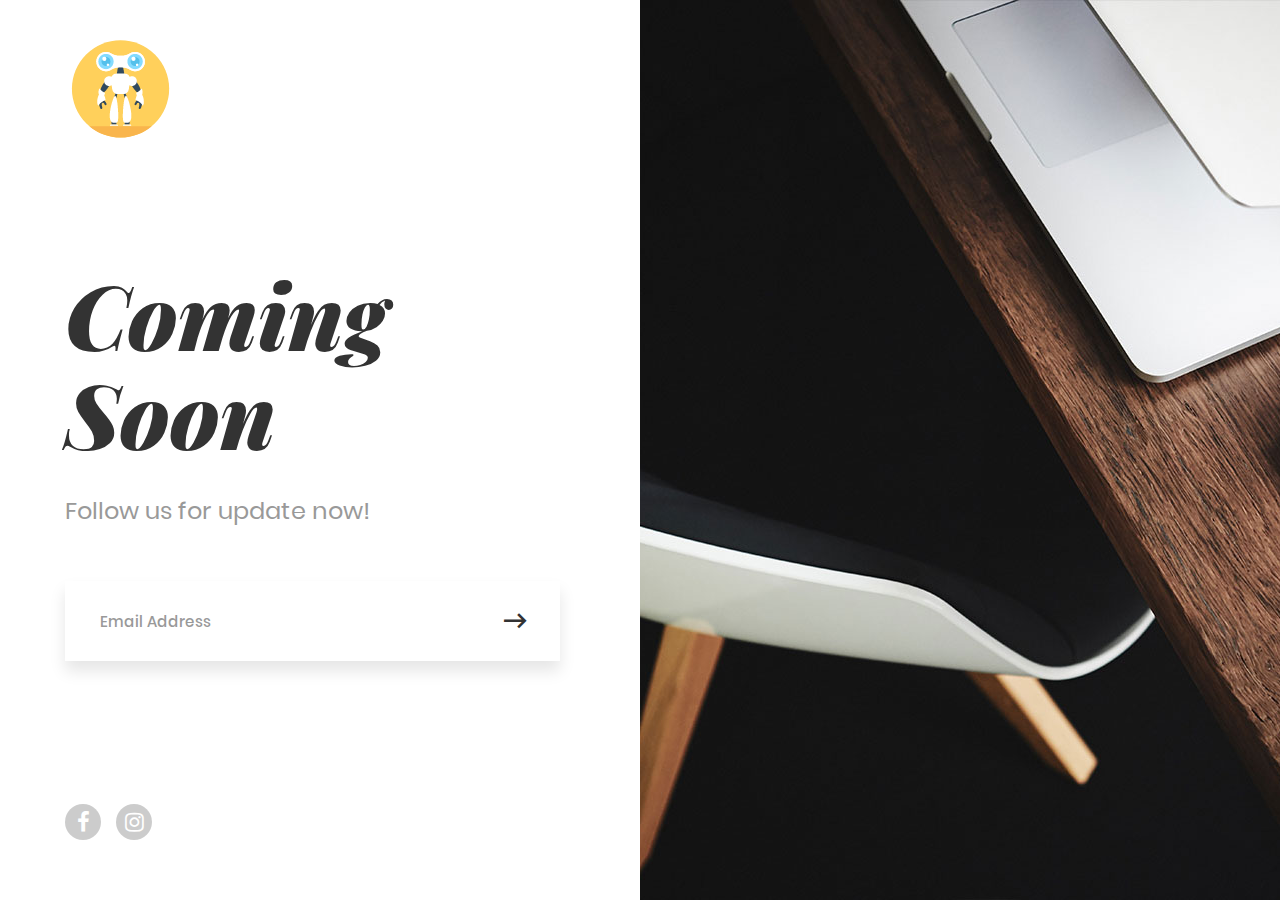
<file: index.html>
<!DOCTYPE html>
<html lang="en">
<head>
	<title>Coming Soon</title>
	<meta charset="UTF-8">
	<meta name="viewport" content="width=device-width, initial-scale=1">
<!--===============================================================================================-->	
	<link rel="icon" type="image/png" href="images/icons/logo1.png"/>
<!--===============================================================================================-->
	<link rel="stylesheet" type="text/css" href="vendor/bootstrap/css/bootstrap.min.css">
<!--===============================================================================================-->
	<link rel="stylesheet" type="text/css" href="fonts/font-awesome-4.7.0/css/font-awesome.min.css">
<!--===============================================================================================-->
	<link rel="stylesheet" type="text/css" href="fonts/iconic/css/material-design-iconic-font.min.css">
<!--===============================================================================================-->
	<link rel="stylesheet" type="text/css" href="vendor/animate/animate.css">
<!--===============================================================================================-->
	<link rel="stylesheet" type="text/css" href="vendor/select2/select2.min.css">
<!--===============================================================================================-->
	<link rel="stylesheet" type="text/css" href="css/util.css">
	<link rel="stylesheet" type="text/css" href="css/main.css">
<!--===============================================================================================-->
</head>
<body>
	
			

	<div class="flex-w flex-str size1 overlay1">
		<div class="flex-w flex-col-sb wsize1 bg0 p-l-65 p-t-37 p-b-50 p-r-80 respon1">
			<div class="wrappic1">
				<a href="#">
					<img src="images/icons/logo1.png" alt="IMG">
				</a>
			</div>		
	
			<div class="w-full flex-c-m p-t-80 p-b-90">
				<div class="wsize2">
					<h3 class="l1-txt1 p-b-34 respon3">
						Coming Soon
					</h3>

					<p class="m2-txt1 p-b-46">
						Follow us for update now!
					</p>

					<form class="contact100-form validate-form m-t-10 m-b-10">
						<div class="wrap-input100 validate-input m-lr-auto-lg" data-validate = "Email is required: ex@abc.xyz">
							<input class="s2-txt1 placeholder0 input100 trans-04" type="text" name="email" placeholder="Email Address">

							<button class="flex-c-m ab-t-r size2 hov1">
								<i class="zmdi zmdi-long-arrow-right fs-30 cl1 trans-04"></i>
							</button>
						</div>		
					</form>
				</div>
			</div>
			
			<div class="flex-w">
				<a href="https://www.facebook.com/crazyphonelb" class="size3 flex-c-m how-social trans-04 m-r-15 m-b-10">
					<i class="fa fa-facebook"></i>
				</a>

				<a href="https://www.instagram.com/crazyphone_lb/" class="size3 flex-c-m how-social trans-04 m-r-15 m-b-10">
					<i class="fa fa-instagram"></i>
				</a>

				
			</div>
		</div>
			

		<div class="wsize1 simpleslide100-parent respon2">
			<!--  -->
			<div class="simpleslide100">
				<div class="simpleslide100-item bg-img1" style="background-image: url('images/bg01.jpg');"></div>
				<div class="simpleslide100-item bg-img1" style="background-image: url('images/apple1.jpg');"></div>
				<div class="simpleslide100-item bg-img1" style="background-image: url('images/iphone11.jpg');"></div>
				<div class="simpleslide100-item bg-img1" style="background-image: url('images/iphone12.jpg');"></div>
				
			</div>
		</div>
	</div>



	

<!--===============================================================================================-->	
	<script src="vendor/jquery/jquery-3.2.1.min.js"></script>
<!--===============================================================================================-->
	<script src="vendor/bootstrap/js/popper.js"></script>
	<script src="vendor/bootstrap/js/bootstrap.min.js"></script>
<!--===============================================================================================-->
	<script src="vendor/select2/select2.min.js"></script>
<!--===============================================================================================-->
	<script src="vendor/tilt/tilt.jquery.min.js"></script>
<!--===============================================================================================-->
	<script src="js/main.js"></script>

</body>
</html>
</file>
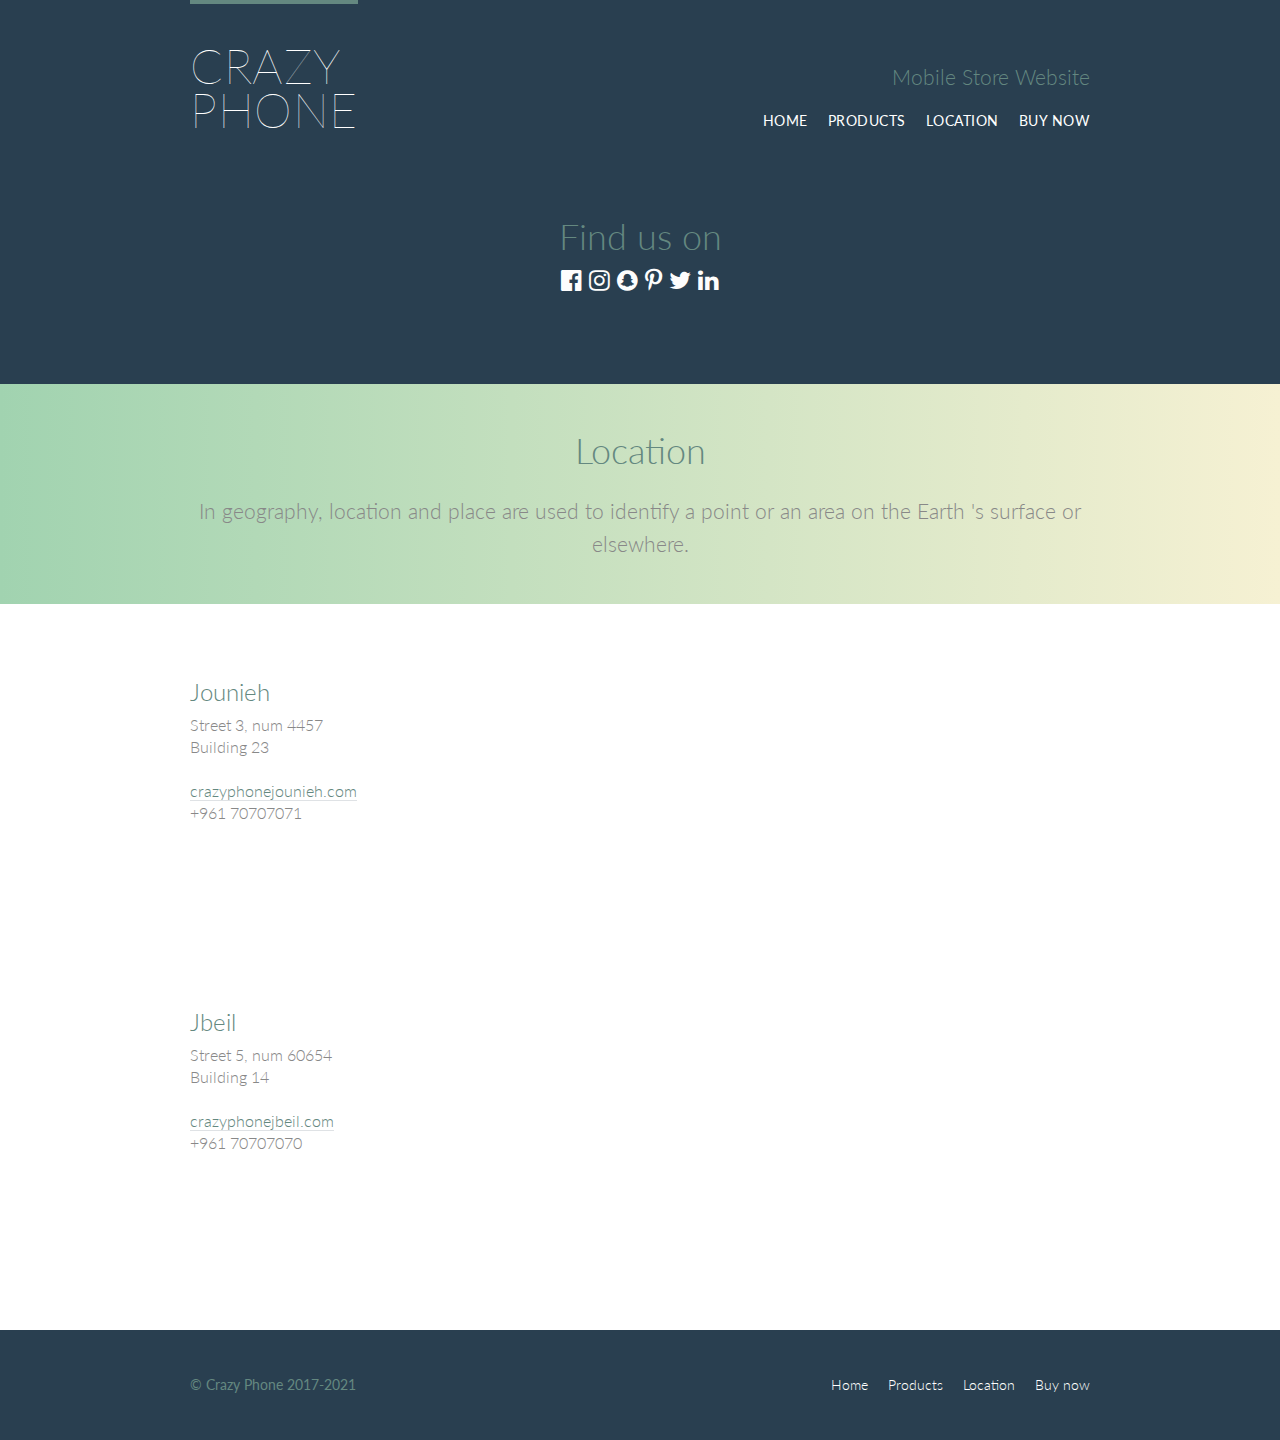
<file: location.html>
<!DOCTYPE html>
<html lang="en">

  <head>
    <meta charset="utf-8">
    <title>Crazy Phone</title>
    <meta name="viewport" content="width=device-width, initial-scale=1.0">
    
    <link rel="stylesheet" href="https://www.w3schools.com/w3css/4/w3.css">
    <link rel="stylesheet" href="https://cdnjs.cloudflare.com/ajax/libs/font-awesome/4.7.0/css/font-awesome.min.css">
    
    <link rel="stylesheet" href="main.css">
    <link rel="stylesheet" href="http://fonts.googleapis.com/css?family=Lato:100,300,400">
  
  </head>

  <body>

    <!-- Header -->

    <header class="primary-header container group">

      <h1 class="logo">
        <a href="index.html">Crazy <br> Phone</a>
      </h1>

      <h3 class="tagline">Mobile Store Website</h3>
      <nav class="nav primary-nav">
        <ul>
          <li><a href="index.html">Home</a></li><!--
          --><li><a href="products.html">Products</a></li><!--
          --><li><a href="location.html">Location</a></li><!--
          --><li><a href="buy.html" target="_blank">Buy now</a></li>
        </ul>
      </nav>

    </header>

    <!-- social media bar-->

    <section  class="hero container">
      <div class="w3-xlarge w3-padding-16">
      <h2>Find us on<br></h2>
      <a href="https://www.facebook.com/crazyphonelb/photos/a.101016911734483/102897518213089/?type=3" target="_blank"><i class="fa fa-facebook-official w3-hover-opacity"></i></a>
      <a href="https://www.instagram.com/p/CGDR6qTjFt-/?igshid=m7uvnj7g7ecu" target="_blank"><i class="fa fa-instagram w3-hover-opacity"></i></a>
      <a href="https://www.snapchat.com/" target="_blank"><i class="fa fa-snapchat w3-hover-opacity"></i></a>
      <a href="https://www.pinterest.com" target="_blank"><i class="fa fa-pinterest-p w3-hover-opacity"></i></a>
      <a href="https://www.twitter.com" target="_blank"><i class="fa fa-twitter w3-hover-opacity"></i></a>
      <a href="https://www.linkedin.com" target="_blank"><i class="fa fa-linkedin w3-hover-opacity"></i></a>
    </div>
  </section>

    <!---->

    <section class="row-alt">
      <div class="lead container">

        <h1>Location</h1>

        <p>In geography, location and place are used to identify a point or an area on the Earth 's surface or elsewhere.</p>

      </div>
    </section>

    <!--  -->

    <section class="row">
      <div class="grid">

        <!-- jounieh -->

        <section class="location1">

          <div class="col-1-3">
            <h2>Jounieh</h2>
            <p>Street 3, num 4457 <br> Building 23</p>
            <p><a href="http://www.crazyphone.com/">crazyphonejounieh.com</a> <br> +961 70707071</p>
          </div><!--

          --><iframe class="location-map col-2-3" src="https://www.google.com/maps/embed?pb=!1m18!1m12!1m3!1d26466.57435328132!2d35.616939496775935!3d33.98426735994936!2m3!1f0!2f0!3f0!3m2!1i1024!2i768!4f13.1!3m3!1m2!1s0x151f40c4257f7eb9%3A0x622d4edf2e7a984!2sJounieh!5e0!3m2!1sen!2slb!4v1612636150644!5m2!1sen!2slb"></iframe>

        </section>

        <!-- jbeil -->

        <section class="location">

          <div class="col-1-3">
            <h2>Jbeil</h2>
            <p>Street 5, num 60654 <br>Building 14</p>
            <p><a href="http://crazyphone.com/">crazyphonejbeil.com</a> <br> +961 70707070</p>
          </div><!--

          --><iframe class="location-map col-2-3" src="https://www.google.com/maps/embed?pb=!1m18!1m12!1m3!1d4948.087362502107!2d35.6528265477424!3d34.12266051575849!2m3!1f0!2f0!3f0!3m2!1i1024!2i768!4f13.1!3m3!1m2!1s0x151f5ca814ab769b%3A0xbe47735b265d616e!2sByblos!5e0!3m2!1sen!2slb!4v1612636726080!5m2!1sen!2slb"></iframe>

        </section>

      </div>
    </section>

    <!-- Footer -->

    <footer class="primary-footer container group">

      <small>&copy; Crazy Phone 2017-2021</small>

      <nav class="nav">
        <ul>
          <li><a href="index.html">Home</a></li><!--
          --><li><a href="products.html">Products</a></li><!--
          --><li><a href="location.html">Location</a></li><!--
          --><li><a href="buy.html" target="_blank">Buy now</a></li>
        </ul>
      </nav>

    </footer>

  </body>
</html>
</file>
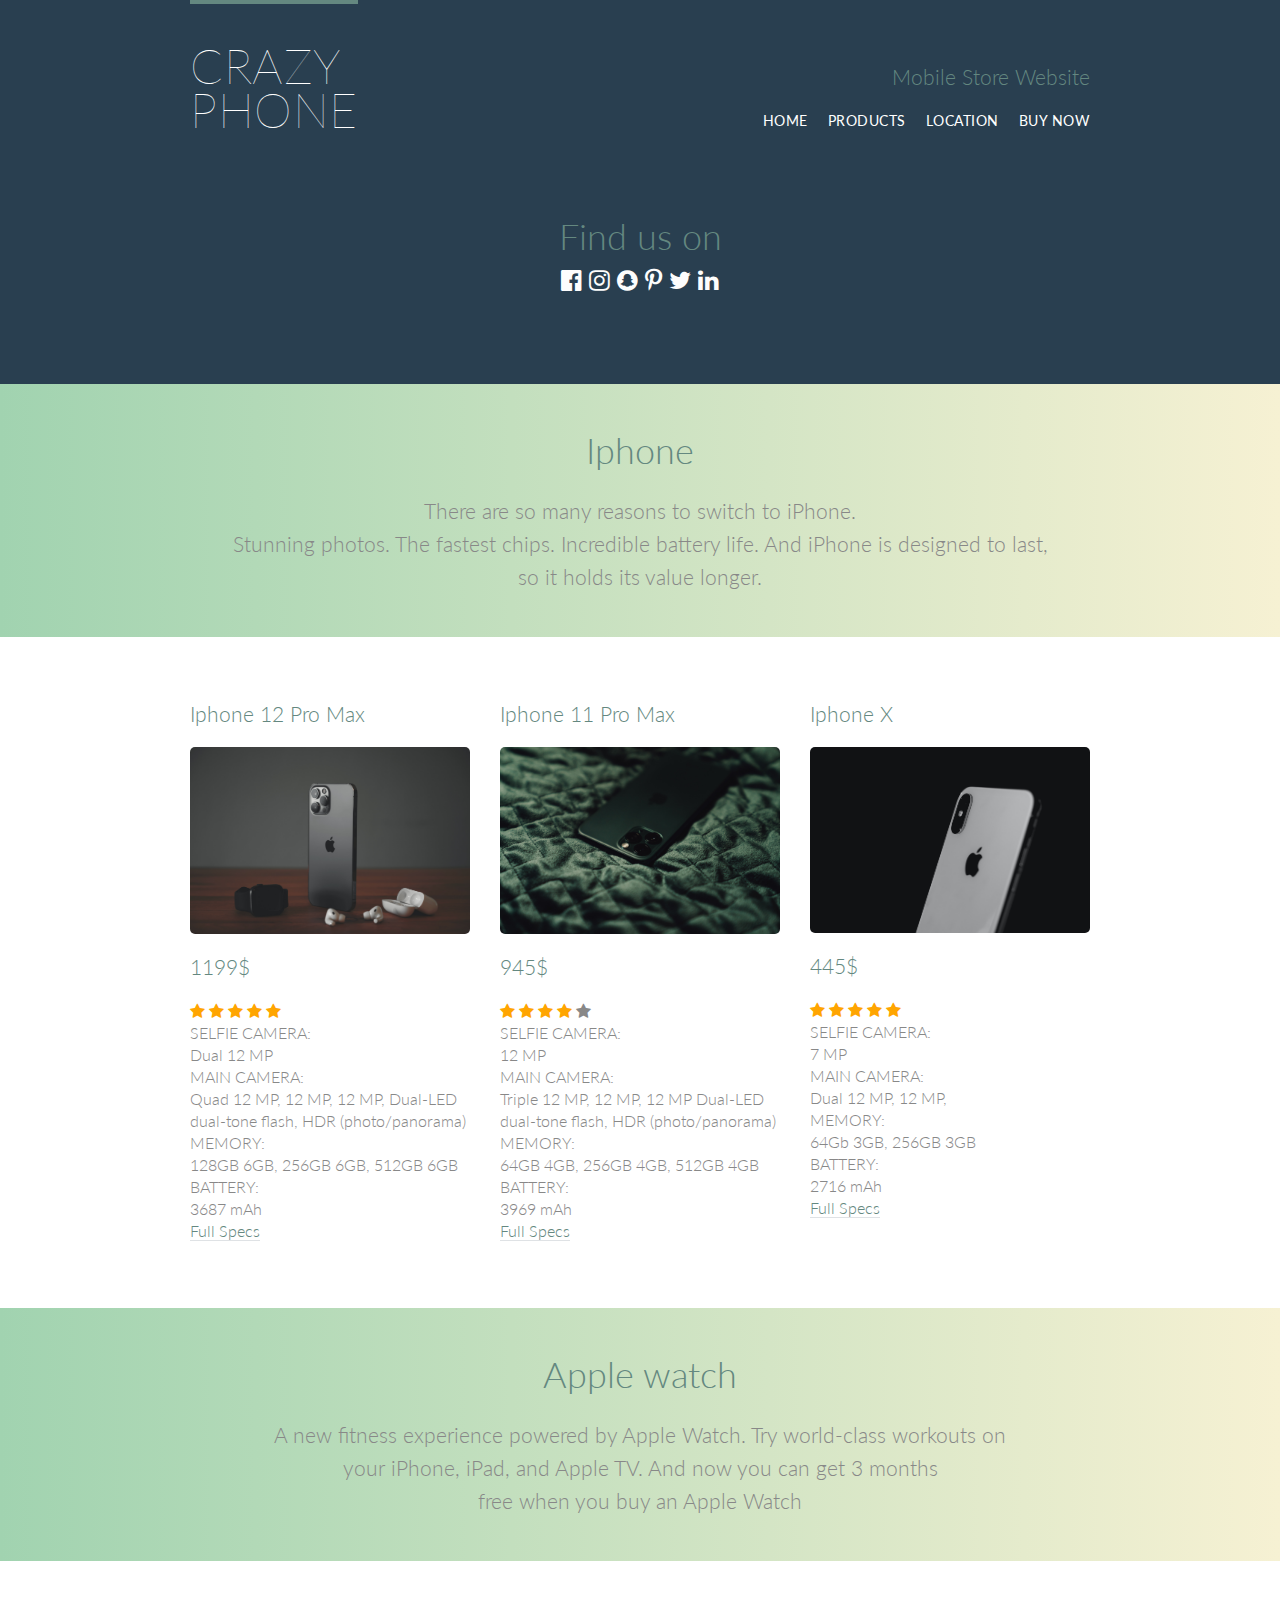
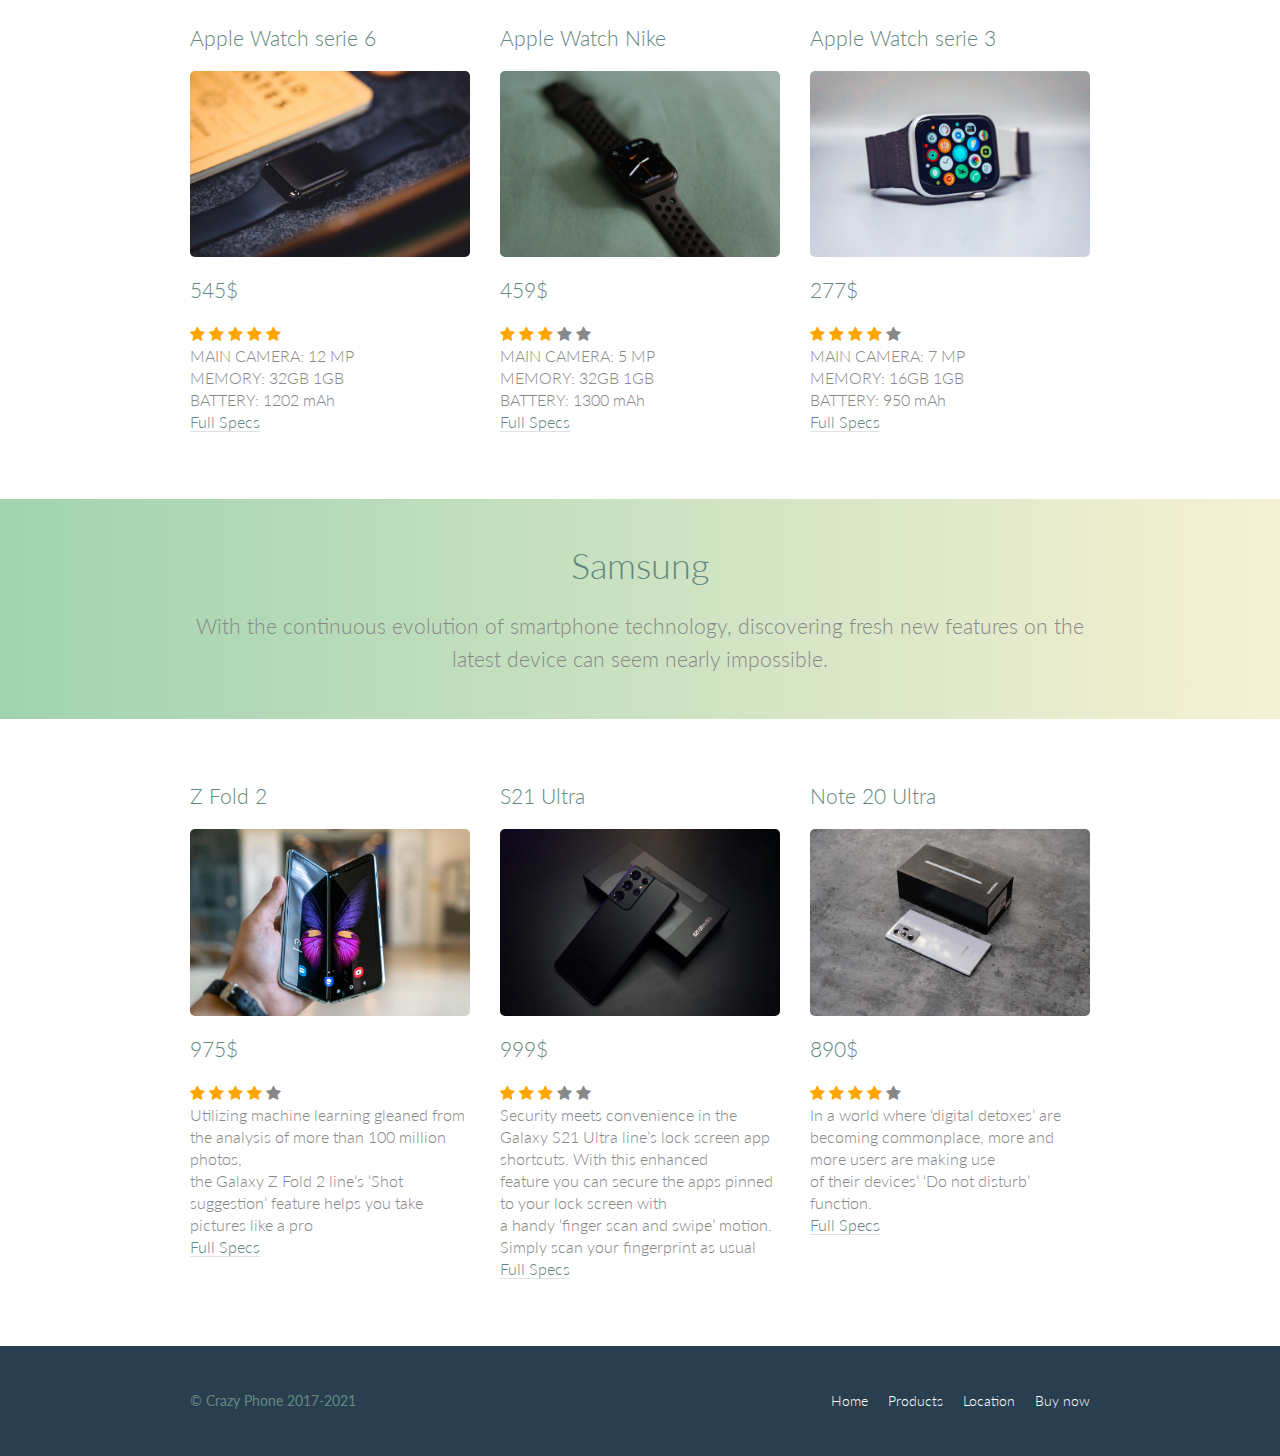
<file: products.html>
<!DOCTYPE html>
<html lang="en">

  <head>
    <meta charset="utf-8">
    <title>Crazy Phone</title>
    
    <meta name="viewport" content="width=device-width, initial-scale=1.0">

    <link rel="stylesheet" href="https://www.w3schools.com/w3css/4/w3.css">
    <link rel="stylesheet" href="https://cdnjs.cloudflare.com/ajax/libs/font-awesome/4.7.0/css/font-awesome.min.css">
    
    <link rel="stylesheet" href="main.css">
    <link rel="stylesheet" href="http://fonts.googleapis.com/css?family=Lato:100,300,400">
  </head>

  <body>

    <!-- Header -->

    <header class="primary-header container group">

      <h1 class="logo">
        <a href="index.html">Crazy <br> Phone</a>
      </h1>

      <h3 class="tagline">Mobile Store Website</h3>

      <nav class="nav primary-nav">
        <ul>
          <li><a href="index.html">Home</a></li><!--
          --><li><a href="products.html">Products</a></li><!--
          --><li><a href="location.html">Location</a></li><!--
          --><li><a href="buy.html"target="_blank">Buy now</a></li>
        </ul>
      </nav>

    </header>

    <!-- social media bar-->

    <section  class="hero container">
      <div class="w3-xlarge w3-padding-16">
      <h2>Find us on<br></h2>
      <a href="https://www.facebook.com/crazyphonelb/photos/a.101016911734483/102897518213089/?type=3" target="_blank"><i class="fa fa-facebook-official w3-hover-opacity"></i></a>
      <a href="https://www.instagram.com/p/CGDR6qTjFt-/?igshid=m7uvnj7g7ecu" target="_blank"><i class="fa fa-instagram w3-hover-opacity"></i></a>
      <a href="https://www.snapchat.com/" target="_blank"><i class="fa fa-snapchat w3-hover-opacity"></i></a>
      <a href="https://www.pinterest.com" target="_blank"><i class="fa fa-pinterest-p w3-hover-opacity"></i></a>
      <a href="https://www.twitter.com" target="_blank"><i class="fa fa-twitter w3-hover-opacity"></i></a>
      <a href="https://www.linkedin.com" target="_blank"><i class="fa fa-linkedin w3-hover-opacity"></i></a>
    </div>
  </section>

  <!--  -->

    <section class="row-alt">
      <div class="lead container">

        <h1 id="iphone">Iphone</h1>

        <p>There are so many reasons to switch to iPhone.<br>
          Stunning photos. The fastest chips. Incredible battery life. And iPhone is designed to last,<br>
          so it holds its value longer.</p>

      </div>
    </section>
      <!--  -->

      <section class="row">
      

        <div class="grid">
  
          <!--  -->
  
          <section class="phone1 col-1-3">
           <h3>Iphone 12 Pro Max</h3>
            <a href="buy.html"target="_blank" >
              <img src="images\apple4.jpg" alt="iphone 12 pro max">
              <h3>1199$</h3>
            </a>
            <span class="fa fa-star checked"></span>
            <span class="fa fa-star checked"></span>
            <span class="fa fa-star checked"></span>
            <span class="fa fa-star checked"></span>
            <span class="fa fa-star checked"></span>
            <p>SELFIE CAMERA:<br>
              Dual	12 MP<br>

              MAIN CAMERA:<br>
              Quad	12 MP,
              12 MP,
              12 MP,
              Dual-LED dual-tone flash, HDR (photo/panorama)<br>

              MEMORY:<br>
              128GB 6GB, 256GB 6GB, 512GB 6GB

              BATTERY:<br>
              3687 mAh<br>
              <a href="https://m.gsmarena.com/apple_iphone_12_pro_max-10237.php#
              :~:text=Display%20%20%20%20Type%20%20%20,%20Dolby%20Vision%20Wide%
              20color%20gamut%20True-tone" target="_blank">Full Specs</a>
              
              
              </p>
          </section><!--
  
          
  
          --><section class="phone1 col-1-3">
            <h3>Iphone 11 Pro Max </h3>
            <a href="buy.html" target="_blank">
              <img src="images\iphone11.jpg" alt="">
              <h3>945$</h3>
            </a>
            <span class="fa fa-star checked"></span>
            <span class="fa fa-star checked"></span>
            <span class="fa fa-star checked"></span>
            <span class="fa fa-star checked"></span>
            <span class="fa fa-star "></span>
            <p>SELFIE CAMERA:<br>
              	12 MP<br>

              MAIN CAMERA:<br>
              Triple	12 MP,
              12 MP, 12 MP
              Dual-LED dual-tone flash, HDR (photo/panorama)<br>

              MEMORY:<br>
              64GB 4GB, 256GB 4GB, 512GB 4GB<br>

              BATTERY:<br>
              3969 mAh<br>
              <a href="https://www.gsmarena.com/apple_iphone_11_pro_max-9846.php#
              :~:text=A2220%20%20%20Display%20%20%20Type%20,%20Dolby%20Vision%20Wi
              de%20color%20gamut%20True-tone" target="_blank">Full Specs</a>
              
              </p>
          </section><!--
  
          
          --><section class="phone1 col-1-3">
            <h3>Iphone X</h3>
            <a href="buy.html" target="_blank">
              <img src="images\iphonex.jpg" alt="">
              <h3>445$</h3>
            </a>
            <span class="fa fa-star checked"></span>
            <span class="fa fa-star checked"></span>
            <span class="fa fa-star checked"></span>
            <span class="fa fa-star checked"></span>
            <span class="fa fa-star checked"></span>
            <p>SELFIE CAMERA:<br>
              	7 MP<br>

              MAIN CAMERA:<br>
              Dual	12 MP,
              12 MP,
              
              <br>

              MEMORY:<br>
              64Gb 3GB, 256GB 3GB<br>

              BATTERY:<br>
              2716 mAh<br>
              <a href="https://www.gsmarena.com/apple_iphone_x_max-9846.php#
              :~:text=A2220%20%20%20Display%20%20%20Type%20,%20Dolby%20Vision%20Wi
              de%20color%20gamut%20True-tone" target="_blank">Full Specs</a>
             </p>
          </section>
  
        </div>
      </section>

       <!--  -->

    <section class="row-alt">
      <div class="lead container">

        <h1 id="watch">Apple watch</h1>

        <p>A new fitness experience powered by Apple Watch. Try world-class workouts on <br>your iPhone, iPad, and Apple TV. And now you can get 3 months <br>free when you buy an Apple Watch</p>

      </div>
    </section>
      <!--  -->

      <section class="row">
      

        <div class="grid">
  
          <!--  -->
  
          <section class="phone1 col-1-3">
            <h3>Apple Watch serie 6</h3>
            <a href="buy.html" target="_blank">
              <img src="images\watch3.jpg" alt="">
              <h3>545$</h3>
            </a>
            <span class="fa fa-star checked"></span>
            <span class="fa fa-star checked"></span>
            <span class="fa fa-star checked"></span>
            <span class="fa fa-star checked"></span>
            <span class="fa fa-star checked"></span>
          
            <p>

            MAIN CAMERA:	12 MP
            
            <br>

            MEMORY: 32GB 1GB<br>

            BATTERY: 1202 mAh<br>
            <a href="#" target="_blank">Full Specs</a>
           </p>
          </section><!--
  
          
  
          --><section class="phone1 col-1-3">
            <h3>Apple Watch Nike</h3>
            <a href="buy.html" target="_blank">
              <img src="images\watch5.jpg" alt="">
              <h3>459$</h3>
            </a>
            <span class="fa fa-star checked"></span>
            <span class="fa fa-star checked"></span>
            <span class="fa fa-star checked"></span>
            <span class="fa fa-star "></span>
            <span class="fa fa-star "></span>
            <p>

              MAIN CAMERA:	5 MP
              
              <br>
  
              MEMORY: 32GB 1GB<br>
  
              BATTERY: 1300 mAh<br>
              <a href="#" target="_blank">Full Specs</a></p>
          </section><!--
  
          
  
          --><section class="phone1 col-1-3">
            <h3>Apple Watch serie 3</h3>
            <a href="buy.html" target="_blank">
              <img src="images\watch9.jpg" alt="">
              <h3>277$</h3>
            </a>
            <span class="fa fa-star checked"></span>
            <span class="fa fa-star checked"></span>
            <span class="fa fa-star checked"></span>
            <span class="fa fa-star checked"></span>
            <span class="fa fa-star"></span>
            <p>

              MAIN CAMERA:	7 MP
              
              <br>
  
              MEMORY: 16GB 1GB<br>
  
              BATTERY: 950 mAh<br>
              <a href="#" target="_blank">Full Specs</a></p>
          </section>
  
        </div>
      </section>

       <!--  -->

    <section class="row-alt">
      <div class="lead container">

        <h1 id="samsung">Samsung</h1>

        <p>With the continuous evolution of smartphone technology,
           discovering fresh new features on the latest device can seem nearly impossible.</p>

      </div>
    </section>
      <!--  -->

      <section class="row">
      

        <div class="grid">
  
          <!--  -->
  
          <section class="phone1 col-1-3">
            <h3>Z Fold 2</h3>
            <a href="buy.html">
              <img src="images\zfold.jpg" alt="">
              <h3>975$</h3>
            </a> 
            <span class="fa fa-star checked"></span>
            <span class="fa fa-star checked"></span>
            <span class="fa fa-star checked"></span>
            <span class="fa fa-star checked"></span>
            <span class="fa fa-star "></span>
            <p>Utilizing machine learning gleaned from the analysis of more than 100 million photos,<br>
              the Galaxy Z Fold 2 line’s ‘Shot suggestion’ feature helps you take pictures like a pro<br>
              <a href="#" target="_blank">Full Specs</a></p>
          </section><!--
  
          
  
          --><section class="phone1 col-1-3">
            <h3>S21 Ultra</h3>
            <a href="buy.html">
              <img src="images\s21ultra.jpg" alt="">
              <h3>999$</h3>
            </a>
            <span class="fa fa-star checked"></span>
            <span class="fa fa-star checked"></span>
            <span class="fa fa-star checked"></span>
            <span class="fa fa-star"></span>
            <span class="fa fa-star "></span>
            <p>Security meets convenience in the Galaxy S21 Ultra line’s lock screen app shortcuts. With this enhanced<br>
              feature you can secure the apps pinned to your lock screen with<br>
              a handy ‘finger scan and swipe’ motion. Simply scan your fingerprint as usual<br>
              <a href="#" target="_blank">Full Specs</a></p>
              
          </section><!--
  
          
  
          --><section class="phone1 col-1-3">
            <h3>Note 20 Ultra</h3>
            <a href="buy.html">
              <img src="images\note20.jpg" alt="">
              <h3>890$</h3>
            </a>
            <span class="fa fa-star checked"></span>
            <span class="fa fa-star checked"></span>
            <span class="fa fa-star checked"></span>
            <span class="fa fa-star checked"></span>
            <span class="fa fa-star "></span>
            <p>In a world where ‘digital detoxes’ are becoming commonplace, more and more users are making use<br>
              of their devices’ ‘Do not disturb’ function.<br>
              <a href="#" target="_blank">Full Specs</a></p>
            
          </section>
  
        </div>
      </section>



    <!-- Footer -->

    <footer class="primary-footer container group">

      <small>&copy; Crazy Phone 2017-2021</small>

      <nav class="nav">
        
          <ul>
            <li><a href="index.html">Home</a></li><!--
            --><li><a href="products.html">Products</a></li><!--
            --><li><a href="location.html">Location</a></li><!--
            --><li><a href="buy.html" target="_blank">Buy now</a></li>
          </ul>
        </nav>
  
    </footer>

  </body>
</html>
</file>
<file: css/util.css>
/*//////////////////////////////////////////////////////////////////
[ REBOOT ]*/
*, *:before, *:after {
	margin: 0px; 
	padding: 0px; 
	-webkit-box-sizing: border-box;
	-moz-box-sizing: border-box;
	box-sizing: border-box;
}

body, html {
	font-family: Arial, sans-serif;
	font-size: 15px;
	color: #666666;

	height: 100%;
	background-color: #fff;
	-webkit-box-sizing: border-box;
	-moz-box-sizing: border-box;
	box-sizing: border-box;
}

/*---------------------------------------------*/
a:focus {outline: none;}
a:hover {text-decoration: none;}

/* ------------------------------------ */
h1,h2,h3,h4,h5,h6,p {margin: 0px;}

ul, li {
	margin: 0px;
	list-style-type: none;
}


/* ------------------------------------ */
input, textarea, label {
	display: block;
	outline: none;
	border: none;
}

/* ------------------------------------ */
button {
	outline: none;
	border: none;
	background: transparent;
	cursor: pointer;
}
button:focus {outline: none;}

iframe {border: none;}


/*//////////////////////////////////////////////////////////////////
[ FONT SIZE ]*/
.fs-1 {font-size: 1px;}
.fs-2 {font-size: 2px;}
.fs-3 {font-size: 3px;}
.fs-4 {font-size: 4px;}
.fs-5 {font-size: 5px;}
.fs-6 {font-size: 6px;}
.fs-7 {font-size: 7px;}
.fs-8 {font-size: 8px;}
.fs-9 {font-size: 9px;}
.fs-10 {font-size: 10px;}
.fs-11 {font-size: 11px;}
.fs-12 {font-size: 12px;}
.fs-13 {font-size: 13px;}
.fs-14 {font-size: 14px;}
.fs-15 {font-size: 15px;}
.fs-16 {font-size: 16px;}
.fs-17 {font-size: 17px;}
.fs-18 {font-size: 18px;}
.fs-19 {font-size: 19px;}
.fs-20 {font-size: 20px;}
.fs-21 {font-size: 21px;}
.fs-22 {font-size: 22px;}
.fs-23 {font-size: 23px;}
.fs-24 {font-size: 24px;}
.fs-25 {font-size: 25px;}
.fs-26 {font-size: 26px;}
.fs-27 {font-size: 27px;}
.fs-28 {font-size: 28px;}
.fs-29 {font-size: 29px;}
.fs-30 {font-size: 30px;}
.fs-31 {font-size: 31px;}
.fs-32 {font-size: 32px;}
.fs-33 {font-size: 33px;}
.fs-34 {font-size: 34px;}
.fs-35 {font-size: 35px;}
.fs-36 {font-size: 36px;}
.fs-37 {font-size: 37px;}
.fs-38 {font-size: 38px;}
.fs-39 {font-size: 39px;}
.fs-40 {font-size: 40px;}
.fs-41 {font-size: 41px;}
.fs-42 {font-size: 42px;}
.fs-43 {font-size: 43px;}
.fs-44 {font-size: 44px;}
.fs-45 {font-size: 45px;}
.fs-46 {font-size: 46px;}
.fs-47 {font-size: 47px;}
.fs-48 {font-size: 48px;}
.fs-49 {font-size: 49px;}
.fs-50 {font-size: 50px;}
.fs-51 {font-size: 51px;}
.fs-52 {font-size: 52px;}
.fs-53 {font-size: 53px;}
.fs-54 {font-size: 54px;}
.fs-55 {font-size: 55px;}
.fs-56 {font-size: 56px;}
.fs-57 {font-size: 57px;}
.fs-58 {font-size: 58px;}
.fs-59 {font-size: 59px;}
.fs-60 {font-size: 60px;}
.fs-61 {font-size: 61px;}
.fs-62 {font-size: 62px;}
.fs-63 {font-size: 63px;}
.fs-64 {font-size: 64px;}
.fs-65 {font-size: 65px;}
.fs-66 {font-size: 66px;}
.fs-67 {font-size: 67px;}
.fs-68 {font-size: 68px;}
.fs-69 {font-size: 69px;}
.fs-70 {font-size: 70px;}
.fs-71 {font-size: 71px;}
.fs-72 {font-size: 72px;}
.fs-73 {font-size: 73px;}
.fs-74 {font-size: 74px;}
.fs-75 {font-size: 75px;}
.fs-76 {font-size: 76px;}
.fs-77 {font-size: 77px;}
.fs-78 {font-size: 78px;}
.fs-79 {font-size: 79px;}
.fs-80 {font-size: 80px;}
.fs-81 {font-size: 81px;}
.fs-82 {font-size: 82px;}
.fs-83 {font-size: 83px;}
.fs-84 {font-size: 84px;}
.fs-85 {font-size: 85px;}
.fs-86 {font-size: 86px;}
.fs-87 {font-size: 87px;}
.fs-88 {font-size: 88px;}
.fs-89 {font-size: 89px;}
.fs-90 {font-size: 90px;}
.fs-91 {font-size: 91px;}
.fs-92 {font-size: 92px;}
.fs-93 {font-size: 93px;}
.fs-94 {font-size: 94px;}
.fs-95 {font-size: 95px;}
.fs-96 {font-size: 96px;}
.fs-97 {font-size: 97px;}
.fs-98 {font-size: 98px;}
.fs-99 {font-size: 99px;}
.fs-100 {font-size: 100px;}
.fs-101 {font-size: 101px;}
.fs-102 {font-size: 102px;}
.fs-103 {font-size: 103px;}
.fs-104 {font-size: 104px;}
.fs-105 {font-size: 105px;}
.fs-106 {font-size: 106px;}
.fs-107 {font-size: 107px;}
.fs-108 {font-size: 108px;}
.fs-109 {font-size: 109px;}
.fs-110 {font-size: 110px;}
.fs-111 {font-size: 111px;}
.fs-112 {font-size: 112px;}
.fs-113 {font-size: 113px;}
.fs-114 {font-size: 114px;}
.fs-115 {font-size: 115px;}
.fs-116 {font-size: 116px;}
.fs-117 {font-size: 117px;}
.fs-118 {font-size: 118px;}
.fs-119 {font-size: 119px;}
.fs-120 {font-size: 120px;}
.fs-121 {font-size: 121px;}
.fs-122 {font-size: 122px;}
.fs-123 {font-size: 123px;}
.fs-124 {font-size: 124px;}
.fs-125 {font-size: 125px;}
.fs-126 {font-size: 126px;}
.fs-127 {font-size: 127px;}
.fs-128 {font-size: 128px;}
.fs-129 {font-size: 129px;}
.fs-130 {font-size: 130px;}
.fs-131 {font-size: 131px;}
.fs-132 {font-size: 132px;}
.fs-133 {font-size: 133px;}
.fs-134 {font-size: 134px;}
.fs-135 {font-size: 135px;}
.fs-136 {font-size: 136px;}
.fs-137 {font-size: 137px;}
.fs-138 {font-size: 138px;}
.fs-139 {font-size: 139px;}
.fs-140 {font-size: 140px;}
.fs-141 {font-size: 141px;}
.fs-142 {font-size: 142px;}
.fs-143 {font-size: 143px;}
.fs-144 {font-size: 144px;}
.fs-145 {font-size: 145px;}
.fs-146 {font-size: 146px;}
.fs-147 {font-size: 147px;}
.fs-148 {font-size: 148px;}
.fs-149 {font-size: 149px;}
.fs-150 {font-size: 150px;}
.fs-151 {font-size: 151px;}
.fs-152 {font-size: 152px;}
.fs-153 {font-size: 153px;}
.fs-154 {font-size: 154px;}
.fs-155 {font-size: 155px;}
.fs-156 {font-size: 156px;}
.fs-157 {font-size: 157px;}
.fs-158 {font-size: 158px;}
.fs-159 {font-size: 159px;}
.fs-160 {font-size: 160px;}
.fs-161 {font-size: 161px;}
.fs-162 {font-size: 162px;}
.fs-163 {font-size: 163px;}
.fs-164 {font-size: 164px;}
.fs-165 {font-size: 165px;}
.fs-166 {font-size: 166px;}
.fs-167 {font-size: 167px;}
.fs-168 {font-size: 168px;}
.fs-169 {font-size: 169px;}
.fs-170 {font-size: 170px;}
.fs-171 {font-size: 171px;}
.fs-172 {font-size: 172px;}
.fs-173 {font-size: 173px;}
.fs-174 {font-size: 174px;}
.fs-175 {font-size: 175px;}
.fs-176 {font-size: 176px;}
.fs-177 {font-size: 177px;}
.fs-178 {font-size: 178px;}
.fs-179 {font-size: 179px;}
.fs-180 {font-size: 180px;}
.fs-181 {font-size: 181px;}
.fs-182 {font-size: 182px;}
.fs-183 {font-size: 183px;}
.fs-184 {font-size: 184px;}
.fs-185 {font-size: 185px;}
.fs-186 {font-size: 186px;}
.fs-187 {font-size: 187px;}
.fs-188 {font-size: 188px;}
.fs-189 {font-size: 189px;}
.fs-190 {font-size: 190px;}
.fs-191 {font-size: 191px;}
.fs-192 {font-size: 192px;}
.fs-193 {font-size: 193px;}
.fs-194 {font-size: 194px;}
.fs-195 {font-size: 195px;}
.fs-196 {font-size: 196px;}
.fs-197 {font-size: 197px;}
.fs-198 {font-size: 198px;}
.fs-199 {font-size: 199px;}
.fs-200 {font-size: 200px;}

/*//////////////////////////////////////////////////////////////////
[ PADDING ]*/
.p-t-0 {padding-top: 0px;}
.p-t-1 {padding-top: 1px;}
.p-t-2 {padding-top: 2px;}
.p-t-3 {padding-top: 3px;}
.p-t-4 {padding-top: 4px;}
.p-t-5 {padding-top: 5px;}
.p-t-6 {padding-top: 6px;}
.p-t-7 {padding-top: 7px;}
.p-t-8 {padding-top: 8px;}
.p-t-9 {padding-top: 9px;}
.p-t-10 {padding-top: 10px;}
.p-t-11 {padding-top: 11px;}
.p-t-12 {padding-top: 12px;}
.p-t-13 {padding-top: 13px;}
.p-t-14 {padding-top: 14px;}
.p-t-15 {padding-top: 15px;}
.p-t-16 {padding-top: 16px;}
.p-t-17 {padding-top: 17px;}
.p-t-18 {padding-top: 18px;}
.p-t-19 {padding-top: 19px;}
.p-t-20 {padding-top: 20px;}
.p-t-21 {padding-top: 21px;}
.p-t-22 {padding-top: 22px;}
.p-t-23 {padding-top: 23px;}
.p-t-24 {padding-top: 24px;}
.p-t-25 {padding-top: 25px;}
.p-t-26 {padding-top: 26px;}
.p-t-27 {padding-top: 27px;}
.p-t-28 {padding-top: 28px;}
.p-t-29 {padding-top: 29px;}
.p-t-30 {padding-top: 30px;}
.p-t-31 {padding-top: 31px;}
.p-t-32 {padding-top: 32px;}
.p-t-33 {padding-top: 33px;}
.p-t-34 {padding-top: 34px;}
.p-t-35 {padding-top: 35px;}
.p-t-36 {padding-top: 36px;}
.p-t-37 {padding-top: 37px;}
.p-t-38 {padding-top: 38px;}
.p-t-39 {padding-top: 39px;}
.p-t-40 {padding-top: 40px;}
.p-t-41 {padding-top: 41px;}
.p-t-42 {padding-top: 42px;}
.p-t-43 {padding-top: 43px;}
.p-t-44 {padding-top: 44px;}
.p-t-45 {padding-top: 45px;}
.p-t-46 {padding-top: 46px;}
.p-t-47 {padding-top: 47px;}
.p-t-48 {padding-top: 48px;}
.p-t-49 {padding-top: 49px;}
.p-t-50 {padding-top: 50px;}
.p-t-51 {padding-top: 51px;}
.p-t-52 {padding-top: 52px;}
.p-t-53 {padding-top: 53px;}
.p-t-54 {padding-top: 54px;}
.p-t-55 {padding-top: 55px;}
.p-t-56 {padding-top: 56px;}
.p-t-57 {padding-top: 57px;}
.p-t-58 {padding-top: 58px;}
.p-t-59 {padding-top: 59px;}
.p-t-60 {padding-top: 60px;}
.p-t-61 {padding-top: 61px;}
.p-t-62 {padding-top: 62px;}
.p-t-63 {padding-top: 63px;}
.p-t-64 {padding-top: 64px;}
.p-t-65 {padding-top: 65px;}
.p-t-66 {padding-top: 66px;}
.p-t-67 {padding-top: 67px;}
.p-t-68 {padding-top: 68px;}
.p-t-69 {padding-top: 69px;}
.p-t-70 {padding-top: 70px;}
.p-t-71 {padding-top: 71px;}
.p-t-72 {padding-top: 72px;}
.p-t-73 {padding-top: 73px;}
.p-t-74 {padding-top: 74px;}
.p-t-75 {padding-top: 75px;}
.p-t-76 {padding-top: 76px;}
.p-t-77 {padding-top: 77px;}
.p-t-78 {padding-top: 78px;}
.p-t-79 {padding-top: 79px;}
.p-t-80 {padding-top: 80px;}
.p-t-81 {padding-top: 81px;}
.p-t-82 {padding-top: 82px;}
.p-t-83 {padding-top: 83px;}
.p-t-84 {padding-top: 84px;}
.p-t-85 {padding-top: 85px;}
.p-t-86 {padding-top: 86px;}
.p-t-87 {padding-top: 87px;}
.p-t-88 {padding-top: 88px;}
.p-t-89 {padding-top: 89px;}
.p-t-90 {padding-top: 90px;}
.p-t-91 {padding-top: 91px;}
.p-t-92 {padding-top: 92px;}
.p-t-93 {padding-top: 93px;}
.p-t-94 {padding-top: 94px;}
.p-t-95 {padding-top: 95px;}
.p-t-96 {padding-top: 96px;}
.p-t-97 {padding-top: 97px;}
.p-t-98 {padding-top: 98px;}
.p-t-99 {padding-top: 99px;}
.p-t-100 {padding-top: 100px;}
.p-t-101 {padding-top: 101px;}
.p-t-102 {padding-top: 102px;}
.p-t-103 {padding-top: 103px;}
.p-t-104 {padding-top: 104px;}
.p-t-105 {padding-top: 105px;}
.p-t-106 {padding-top: 106px;}
.p-t-107 {padding-top: 107px;}
.p-t-108 {padding-top: 108px;}
.p-t-109 {padding-top: 109px;}
.p-t-110 {padding-top: 110px;}
.p-t-111 {padding-top: 111px;}
.p-t-112 {padding-top: 112px;}
.p-t-113 {padding-top: 113px;}
.p-t-114 {padding-top: 114px;}
.p-t-115 {padding-top: 115px;}
.p-t-116 {padding-top: 116px;}
.p-t-117 {padding-top: 117px;}
.p-t-118 {padding-top: 118px;}
.p-t-119 {padding-top: 119px;}
.p-t-120 {padding-top: 120px;}
.p-t-121 {padding-top: 121px;}
.p-t-122 {padding-top: 122px;}
.p-t-123 {padding-top: 123px;}
.p-t-124 {padding-top: 124px;}
.p-t-125 {padding-top: 125px;}
.p-t-126 {padding-top: 126px;}
.p-t-127 {padding-top: 127px;}
.p-t-128 {padding-top: 128px;}
.p-t-129 {padding-top: 129px;}
.p-t-130 {padding-top: 130px;}
.p-t-131 {padding-top: 131px;}
.p-t-132 {padding-top: 132px;}
.p-t-133 {padding-top: 133px;}
.p-t-134 {padding-top: 134px;}
.p-t-135 {padding-top: 135px;}
.p-t-136 {padding-top: 136px;}
.p-t-137 {padding-top: 137px;}
.p-t-138 {padding-top: 138px;}
.p-t-139 {padding-top: 139px;}
.p-t-140 {padding-top: 140px;}
.p-t-141 {padding-top: 141px;}
.p-t-142 {padding-top: 142px;}
.p-t-143 {padding-top: 143px;}
.p-t-144 {padding-top: 144px;}
.p-t-145 {padding-top: 145px;}
.p-t-146 {padding-top: 146px;}
.p-t-147 {padding-top: 147px;}
.p-t-148 {padding-top: 148px;}
.p-t-149 {padding-top: 149px;}
.p-t-150 {padding-top: 150px;}
.p-t-151 {padding-top: 151px;}
.p-t-152 {padding-top: 152px;}
.p-t-153 {padding-top: 153px;}
.p-t-154 {padding-top: 154px;}
.p-t-155 {padding-top: 155px;}
.p-t-156 {padding-top: 156px;}
.p-t-157 {padding-top: 157px;}
.p-t-158 {padding-top: 158px;}
.p-t-159 {padding-top: 159px;}
.p-t-160 {padding-top: 160px;}
.p-t-161 {padding-top: 161px;}
.p-t-162 {padding-top: 162px;}
.p-t-163 {padding-top: 163px;}
.p-t-164 {padding-top: 164px;}
.p-t-165 {padding-top: 165px;}
.p-t-166 {padding-top: 166px;}
.p-t-167 {padding-top: 167px;}
.p-t-168 {padding-top: 168px;}
.p-t-169 {padding-top: 169px;}
.p-t-170 {padding-top: 170px;}
.p-t-171 {padding-top: 171px;}
.p-t-172 {padding-top: 172px;}
.p-t-173 {padding-top: 173px;}
.p-t-174 {padding-top: 174px;}
.p-t-175 {padding-top: 175px;}
.p-t-176 {padding-top: 176px;}
.p-t-177 {padding-top: 177px;}
.p-t-178 {padding-top: 178px;}
.p-t-179 {padding-top: 179px;}
.p-t-180 {padding-top: 180px;}
.p-t-181 {padding-top: 181px;}
.p-t-182 {padding-top: 182px;}
.p-t-183 {padding-top: 183px;}
.p-t-184 {padding-top: 184px;}
.p-t-185 {padding-top: 185px;}
.p-t-186 {padding-top: 186px;}
.p-t-187 {padding-top: 187px;}
.p-t-188 {padding-top: 188px;}
.p-t-189 {padding-top: 189px;}
.p-t-190 {padding-top: 190px;}
.p-t-191 {padding-top: 191px;}
.p-t-192 {padding-top: 192px;}
.p-t-193 {padding-top: 193px;}
.p-t-194 {padding-top: 194px;}
.p-t-195 {padding-top: 195px;}
.p-t-196 {padding-top: 196px;}
.p-t-197 {padding-top: 197px;}
.p-t-198 {padding-top: 198px;}
.p-t-199 {padding-top: 199px;}
.p-t-200 {padding-top: 200px;}
.p-t-201 {padding-top: 201px;}
.p-t-202 {padding-top: 202px;}
.p-t-203 {padding-top: 203px;}
.p-t-204 {padding-top: 204px;}
.p-t-205 {padding-top: 205px;}
.p-t-206 {padding-top: 206px;}
.p-t-207 {padding-top: 207px;}
.p-t-208 {padding-top: 208px;}
.p-t-209 {padding-top: 209px;}
.p-t-210 {padding-top: 210px;}
.p-t-211 {padding-top: 211px;}
.p-t-212 {padding-top: 212px;}
.p-t-213 {padding-top: 213px;}
.p-t-214 {padding-top: 214px;}
.p-t-215 {padding-top: 215px;}
.p-t-216 {padding-top: 216px;}
.p-t-217 {padding-top: 217px;}
.p-t-218 {padding-top: 218px;}
.p-t-219 {padding-top: 219px;}
.p-t-220 {padding-top: 220px;}
.p-t-221 {padding-top: 221px;}
.p-t-222 {padding-top: 222px;}
.p-t-223 {padding-top: 223px;}
.p-t-224 {padding-top: 224px;}
.p-t-225 {padding-top: 225px;}
.p-t-226 {padding-top: 226px;}
.p-t-227 {padding-top: 227px;}
.p-t-228 {padding-top: 228px;}
.p-t-229 {padding-top: 229px;}
.p-t-230 {padding-top: 230px;}
.p-t-231 {padding-top: 231px;}
.p-t-232 {padding-top: 232px;}
.p-t-233 {padding-top: 233px;}
.p-t-234 {padding-top: 234px;}
.p-t-235 {padding-top: 235px;}
.p-t-236 {padding-top: 236px;}
.p-t-237 {padding-top: 237px;}
.p-t-238 {padding-top: 238px;}
.p-t-239 {padding-top: 239px;}
.p-t-240 {padding-top: 240px;}
.p-t-241 {padding-top: 241px;}
.p-t-242 {padding-top: 242px;}
.p-t-243 {padding-top: 243px;}
.p-t-244 {padding-top: 244px;}
.p-t-245 {padding-top: 245px;}
.p-t-246 {padding-top: 246px;}
.p-t-247 {padding-top: 247px;}
.p-t-248 {padding-top: 248px;}
.p-t-249 {padding-top: 249px;}
.p-t-250 {padding-top: 250px;}
.p-b-0 {padding-bottom: 0px;}
.p-b-1 {padding-bottom: 1px;}
.p-b-2 {padding-bottom: 2px;}
.p-b-3 {padding-bottom: 3px;}
.p-b-4 {padding-bottom: 4px;}
.p-b-5 {padding-bottom: 5px;}
.p-b-6 {padding-bottom: 6px;}
.p-b-7 {padding-bottom: 7px;}
.p-b-8 {padding-bottom: 8px;}
.p-b-9 {padding-bottom: 9px;}
.p-b-10 {padding-bottom: 10px;}
.p-b-11 {padding-bottom: 11px;}
.p-b-12 {padding-bottom: 12px;}
.p-b-13 {padding-bottom: 13px;}
.p-b-14 {padding-bottom: 14px;}
.p-b-15 {padding-bottom: 15px;}
.p-b-16 {padding-bottom: 16px;}
.p-b-17 {padding-bottom: 17px;}
.p-b-18 {padding-bottom: 18px;}
.p-b-19 {padding-bottom: 19px;}
.p-b-20 {padding-bottom: 20px;}
.p-b-21 {padding-bottom: 21px;}
.p-b-22 {padding-bottom: 22px;}
.p-b-23 {padding-bottom: 23px;}
.p-b-24 {padding-bottom: 24px;}
.p-b-25 {padding-bottom: 25px;}
.p-b-26 {padding-bottom: 26px;}
.p-b-27 {padding-bottom: 27px;}
.p-b-28 {padding-bottom: 28px;}
.p-b-29 {padding-bottom: 29px;}
.p-b-30 {padding-bottom: 30px;}
.p-b-31 {padding-bottom: 31px;}
.p-b-32 {padding-bottom: 32px;}
.p-b-33 {padding-bottom: 33px;}
.p-b-34 {padding-bottom: 34px;}
.p-b-35 {padding-bottom: 35px;}
.p-b-36 {padding-bottom: 36px;}
.p-b-37 {padding-bottom: 37px;}
.p-b-38 {padding-bottom: 38px;}
.p-b-39 {padding-bottom: 39px;}
.p-b-40 {padding-bottom: 40px;}
.p-b-41 {padding-bottom: 41px;}
.p-b-42 {padding-bottom: 42px;}
.p-b-43 {padding-bottom: 43px;}
.p-b-44 {padding-bottom: 44px;}
.p-b-45 {padding-bottom: 45px;}
.p-b-46 {padding-bottom: 46px;}
.p-b-47 {padding-bottom: 47px;}
.p-b-48 {padding-bottom: 48px;}
.p-b-49 {padding-bottom: 49px;}
.p-b-50 {padding-bottom: 50px;}
.p-b-51 {padding-bottom: 51px;}
.p-b-52 {padding-bottom: 52px;}
.p-b-53 {padding-bottom: 53px;}
.p-b-54 {padding-bottom: 54px;}
.p-b-55 {padding-bottom: 55px;}
.p-b-56 {padding-bottom: 56px;}
.p-b-57 {padding-bottom: 57px;}
.p-b-58 {padding-bottom: 58px;}
.p-b-59 {padding-bottom: 59px;}
.p-b-60 {padding-bottom: 60px;}
.p-b-61 {padding-bottom: 61px;}
.p-b-62 {padding-bottom: 62px;}
.p-b-63 {padding-bottom: 63px;}
.p-b-64 {padding-bottom: 64px;}
.p-b-65 {padding-bottom: 65px;}
.p-b-66 {padding-bottom: 66px;}
.p-b-67 {padding-bottom: 67px;}
.p-b-68 {padding-bottom: 68px;}
.p-b-69 {padding-bottom: 69px;}
.p-b-70 {padding-bottom: 70px;}
.p-b-71 {padding-bottom: 71px;}
.p-b-72 {padding-bottom: 72px;}
.p-b-73 {padding-bottom: 73px;}
.p-b-74 {padding-bottom: 74px;}
.p-b-75 {padding-bottom: 75px;}
.p-b-76 {padding-bottom: 76px;}
.p-b-77 {padding-bottom: 77px;}
.p-b-78 {padding-bottom: 78px;}
.p-b-79 {padding-bottom: 79px;}
.p-b-80 {padding-bottom: 80px;}
.p-b-81 {padding-bottom: 81px;}
.p-b-82 {padding-bottom: 82px;}
.p-b-83 {padding-bottom: 83px;}
.p-b-84 {padding-bottom: 84px;}
.p-b-85 {padding-bottom: 85px;}
.p-b-86 {padding-bottom: 86px;}
.p-b-87 {padding-bottom: 87px;}
.p-b-88 {padding-bottom: 88px;}
.p-b-89 {padding-bottom: 89px;}
.p-b-90 {padding-bottom: 90px;}
.p-b-91 {padding-bottom: 91px;}
.p-b-92 {padding-bottom: 92px;}
.p-b-93 {padding-bottom: 93px;}
.p-b-94 {padding-bottom: 94px;}
.p-b-95 {padding-bottom: 95px;}
.p-b-96 {padding-bottom: 96px;}
.p-b-97 {padding-bottom: 97px;}
.p-b-98 {padding-bottom: 98px;}
.p-b-99 {padding-bottom: 99px;}
.p-b-100 {padding-bottom: 100px;}
.p-b-101 {padding-bottom: 101px;}
.p-b-102 {padding-bottom: 102px;}
.p-b-103 {padding-bottom: 103px;}
.p-b-104 {padding-bottom: 104px;}
.p-b-105 {padding-bottom: 105px;}
.p-b-106 {padding-bottom: 106px;}
.p-b-107 {padding-bottom: 107px;}
.p-b-108 {padding-bottom: 108px;}
.p-b-109 {padding-bottom: 109px;}
.p-b-110 {padding-bottom: 110px;}
.p-b-111 {padding-bottom: 111px;}
.p-b-112 {padding-bottom: 112px;}
.p-b-113 {padding-bottom: 113px;}
.p-b-114 {padding-bottom: 114px;}
.p-b-115 {padding-bottom: 115px;}
.p-b-116 {padding-bottom: 116px;}
.p-b-117 {padding-bottom: 117px;}
.p-b-118 {padding-bottom: 118px;}
.p-b-119 {padding-bottom: 119px;}
.p-b-120 {padding-bottom: 120px;}
.p-b-121 {padding-bottom: 121px;}
.p-b-122 {padding-bottom: 122px;}
.p-b-123 {padding-bottom: 123px;}
.p-b-124 {padding-bottom: 124px;}
.p-b-125 {padding-bottom: 125px;}
.p-b-126 {padding-bottom: 126px;}
.p-b-127 {padding-bottom: 127px;}
.p-b-128 {padding-bottom: 128px;}
.p-b-129 {padding-bottom: 129px;}
.p-b-130 {padding-bottom: 130px;}
.p-b-131 {padding-bottom: 131px;}
.p-b-132 {padding-bottom: 132px;}
.p-b-133 {padding-bottom: 133px;}
.p-b-134 {padding-bottom: 134px;}
.p-b-135 {padding-bottom: 135px;}
.p-b-136 {padding-bottom: 136px;}
.p-b-137 {padding-bottom: 137px;}
.p-b-138 {padding-bottom: 138px;}
.p-b-139 {padding-bottom: 139px;}
.p-b-140 {padding-bottom: 140px;}
.p-b-141 {padding-bottom: 141px;}
.p-b-142 {padding-bottom: 142px;}
.p-b-143 {padding-bottom: 143px;}
.p-b-144 {padding-bottom: 144px;}
.p-b-145 {padding-bottom: 145px;}
.p-b-146 {padding-bottom: 146px;}
.p-b-147 {padding-bottom: 147px;}
.p-b-148 {padding-bottom: 148px;}
.p-b-149 {padding-bottom: 149px;}
.p-b-150 {padding-bottom: 150px;}
.p-b-151 {padding-bottom: 151px;}
.p-b-152 {padding-bottom: 152px;}
.p-b-153 {padding-bottom: 153px;}
.p-b-154 {padding-bottom: 154px;}
.p-b-155 {padding-bottom: 155px;}
.p-b-156 {padding-bottom: 156px;}
.p-b-157 {padding-bottom: 157px;}
.p-b-158 {padding-bottom: 158px;}
.p-b-159 {padding-bottom: 159px;}
.p-b-160 {padding-bottom: 160px;}
.p-b-161 {padding-bottom: 161px;}
.p-b-162 {padding-bottom: 162px;}
.p-b-163 {padding-bottom: 163px;}
.p-b-164 {padding-bottom: 164px;}
.p-b-165 {padding-bottom: 165px;}
.p-b-166 {padding-bottom: 166px;}
.p-b-167 {padding-bottom: 167px;}
.p-b-168 {padding-bottom: 168px;}
.p-b-169 {padding-bottom: 169px;}
.p-b-170 {padding-bottom: 170px;}
.p-b-171 {padding-bottom: 171px;}
.p-b-172 {padding-bottom: 172px;}
.p-b-173 {padding-bottom: 173px;}
.p-b-174 {padding-bottom: 174px;}
.p-b-175 {padding-bottom: 175px;}
.p-b-176 {padding-bottom: 176px;}
.p-b-177 {padding-bottom: 177px;}
.p-b-178 {padding-bottom: 178px;}
.p-b-179 {padding-bottom: 179px;}
.p-b-180 {padding-bottom: 180px;}
.p-b-181 {padding-bottom: 181px;}
.p-b-182 {padding-bottom: 182px;}
.p-b-183 {padding-bottom: 183px;}
.p-b-184 {padding-bottom: 184px;}
.p-b-185 {padding-bottom: 185px;}
.p-b-186 {padding-bottom: 186px;}
.p-b-187 {padding-bottom: 187px;}
.p-b-188 {padding-bottom: 188px;}
.p-b-189 {padding-bottom: 189px;}
.p-b-190 {padding-bottom: 190px;}
.p-b-191 {padding-bottom: 191px;}
.p-b-192 {padding-bottom: 192px;}
.p-b-193 {padding-bottom: 193px;}
.p-b-194 {padding-bottom: 194px;}
.p-b-195 {padding-bottom: 195px;}
.p-b-196 {padding-bottom: 196px;}
.p-b-197 {padding-bottom: 197px;}
.p-b-198 {padding-bottom: 198px;}
.p-b-199 {padding-bottom: 199px;}
.p-b-200 {padding-bottom: 200px;}
.p-b-201 {padding-bottom: 201px;}
.p-b-202 {padding-bottom: 202px;}
.p-b-203 {padding-bottom: 203px;}
.p-b-204 {padding-bottom: 204px;}
.p-b-205 {padding-bottom: 205px;}
.p-b-206 {padding-bottom: 206px;}
.p-b-207 {padding-bottom: 207px;}
.p-b-208 {padding-bottom: 208px;}
.p-b-209 {padding-bottom: 209px;}
.p-b-210 {padding-bottom: 210px;}
.p-b-211 {padding-bottom: 211px;}
.p-b-212 {padding-bottom: 212px;}
.p-b-213 {padding-bottom: 213px;}
.p-b-214 {padding-bottom: 214px;}
.p-b-215 {padding-bottom: 215px;}
.p-b-216 {padding-bottom: 216px;}
.p-b-217 {padding-bottom: 217px;}
.p-b-218 {padding-bottom: 218px;}
.p-b-219 {padding-bottom: 219px;}
.p-b-220 {padding-bottom: 220px;}
.p-b-221 {padding-bottom: 221px;}
.p-b-222 {padding-bottom: 222px;}
.p-b-223 {padding-bottom: 223px;}
.p-b-224 {padding-bottom: 224px;}
.p-b-225 {padding-bottom: 225px;}
.p-b-226 {padding-bottom: 226px;}
.p-b-227 {padding-bottom: 227px;}
.p-b-228 {padding-bottom: 228px;}
.p-b-229 {padding-bottom: 229px;}
.p-b-230 {padding-bottom: 230px;}
.p-b-231 {padding-bottom: 231px;}
.p-b-232 {padding-bottom: 232px;}
.p-b-233 {padding-bottom: 233px;}
.p-b-234 {padding-bottom: 234px;}
.p-b-235 {padding-bottom: 235px;}
.p-b-236 {padding-bottom: 236px;}
.p-b-237 {padding-bottom: 237px;}
.p-b-238 {padding-bottom: 238px;}
.p-b-239 {padding-bottom: 239px;}
.p-b-240 {padding-bottom: 240px;}
.p-b-241 {padding-bottom: 241px;}
.p-b-242 {padding-bottom: 242px;}
.p-b-243 {padding-bottom: 243px;}
.p-b-244 {padding-bottom: 244px;}
.p-b-245 {padding-bottom: 245px;}
.p-b-246 {padding-bottom: 246px;}
.p-b-247 {padding-bottom: 247px;}
.p-b-248 {padding-bottom: 248px;}
.p-b-249 {padding-bottom: 249px;}
.p-b-250 {padding-bottom: 250px;}
.p-l-0 {padding-left: 0px;}
.p-l-1 {padding-left: 1px;}
.p-l-2 {padding-left: 2px;}
.p-l-3 {padding-left: 3px;}
.p-l-4 {padding-left: 4px;}
.p-l-5 {padding-left: 5px;}
.p-l-6 {padding-left: 6px;}
.p-l-7 {padding-left: 7px;}
.p-l-8 {padding-left: 8px;}
.p-l-9 {padding-left: 9px;}
.p-l-10 {padding-left: 10px;}
.p-l-11 {padding-left: 11px;}
.p-l-12 {padding-left: 12px;}
.p-l-13 {padding-left: 13px;}
.p-l-14 {padding-left: 14px;}
.p-l-15 {padding-left: 15px;}
.p-l-16 {padding-left: 16px;}
.p-l-17 {padding-left: 17px;}
.p-l-18 {padding-left: 18px;}
.p-l-19 {padding-left: 19px;}
.p-l-20 {padding-left: 20px;}
.p-l-21 {padding-left: 21px;}
.p-l-22 {padding-left: 22px;}
.p-l-23 {padding-left: 23px;}
.p-l-24 {padding-left: 24px;}
.p-l-25 {padding-left: 25px;}
.p-l-26 {padding-left: 26px;}
.p-l-27 {padding-left: 27px;}
.p-l-28 {padding-left: 28px;}
.p-l-29 {padding-left: 29px;}
.p-l-30 {padding-left: 30px;}
.p-l-31 {padding-left: 31px;}
.p-l-32 {padding-left: 32px;}
.p-l-33 {padding-left: 33px;}
.p-l-34 {padding-left: 34px;}
.p-l-35 {padding-left: 35px;}
.p-l-36 {padding-left: 36px;}
.p-l-37 {padding-left: 37px;}
.p-l-38 {padding-left: 38px;}
.p-l-39 {padding-left: 39px;}
.p-l-40 {padding-left: 40px;}
.p-l-41 {padding-left: 41px;}
.p-l-42 {padding-left: 42px;}
.p-l-43 {padding-left: 43px;}
.p-l-44 {padding-left: 44px;}
.p-l-45 {padding-left: 45px;}
.p-l-46 {padding-left: 46px;}
.p-l-47 {padding-left: 47px;}
.p-l-48 {padding-left: 48px;}
.p-l-49 {padding-left: 49px;}
.p-l-50 {padding-left: 50px;}
.p-l-51 {padding-left: 51px;}
.p-l-52 {padding-left: 52px;}
.p-l-53 {padding-left: 53px;}
.p-l-54 {padding-left: 54px;}
.p-l-55 {padding-left: 55px;}
.p-l-56 {padding-left: 56px;}
.p-l-57 {padding-left: 57px;}
.p-l-58 {padding-left: 58px;}
.p-l-59 {padding-left: 59px;}
.p-l-60 {padding-left: 60px;}
.p-l-61 {padding-left: 61px;}
.p-l-62 {padding-left: 62px;}
.p-l-63 {padding-left: 63px;}
.p-l-64 {padding-left: 64px;}
.p-l-65 {padding-left: 65px;}
.p-l-66 {padding-left: 66px;}
.p-l-67 {padding-left: 67px;}
.p-l-68 {padding-left: 68px;}
.p-l-69 {padding-left: 69px;}
.p-l-70 {padding-left: 70px;}
.p-l-71 {padding-left: 71px;}
.p-l-72 {padding-left: 72px;}
.p-l-73 {padding-left: 73px;}
.p-l-74 {padding-left: 74px;}
.p-l-75 {padding-left: 75px;}
.p-l-76 {padding-left: 76px;}
.p-l-77 {padding-left: 77px;}
.p-l-78 {padding-left: 78px;}
.p-l-79 {padding-left: 79px;}
.p-l-80 {padding-left: 80px;}
.p-l-81 {padding-left: 81px;}
.p-l-82 {padding-left: 82px;}
.p-l-83 {padding-left: 83px;}
.p-l-84 {padding-left: 84px;}
.p-l-85 {padding-left: 85px;}
.p-l-86 {padding-left: 86px;}
.p-l-87 {padding-left: 87px;}
.p-l-88 {padding-left: 88px;}
.p-l-89 {padding-left: 89px;}
.p-l-90 {padding-left: 90px;}
.p-l-91 {padding-left: 91px;}
.p-l-92 {padding-left: 92px;}
.p-l-93 {padding-left: 93px;}
.p-l-94 {padding-left: 94px;}
.p-l-95 {padding-left: 95px;}
.p-l-96 {padding-left: 96px;}
.p-l-97 {padding-left: 97px;}
.p-l-98 {padding-left: 98px;}
.p-l-99 {padding-left: 99px;}
.p-l-100 {padding-left: 100px;}
.p-l-101 {padding-left: 101px;}
.p-l-102 {padding-left: 102px;}
.p-l-103 {padding-left: 103px;}
.p-l-104 {padding-left: 104px;}
.p-l-105 {padding-left: 105px;}
.p-l-106 {padding-left: 106px;}
.p-l-107 {padding-left: 107px;}
.p-l-108 {padding-left: 108px;}
.p-l-109 {padding-left: 109px;}
.p-l-110 {padding-left: 110px;}
.p-l-111 {padding-left: 111px;}
.p-l-112 {padding-left: 112px;}
.p-l-113 {padding-left: 113px;}
.p-l-114 {padding-left: 114px;}
.p-l-115 {padding-left: 115px;}
.p-l-116 {padding-left: 116px;}
.p-l-117 {padding-left: 117px;}
.p-l-118 {padding-left: 118px;}
.p-l-119 {padding-left: 119px;}
.p-l-120 {padding-left: 120px;}
.p-l-121 {padding-left: 121px;}
.p-l-122 {padding-left: 122px;}
.p-l-123 {padding-left: 123px;}
.p-l-124 {padding-left: 124px;}
.p-l-125 {padding-left: 125px;}
.p-l-126 {padding-left: 126px;}
.p-l-127 {padding-left: 127px;}
.p-l-128 {padding-left: 128px;}
.p-l-129 {padding-left: 129px;}
.p-l-130 {padding-left: 130px;}
.p-l-131 {padding-left: 131px;}
.p-l-132 {padding-left: 132px;}
.p-l-133 {padding-left: 133px;}
.p-l-134 {padding-left: 134px;}
.p-l-135 {padding-left: 135px;}
.p-l-136 {padding-left: 136px;}
.p-l-137 {padding-left: 137px;}
.p-l-138 {padding-left: 138px;}
.p-l-139 {padding-left: 139px;}
.p-l-140 {padding-left: 140px;}
.p-l-141 {padding-left: 141px;}
.p-l-142 {padding-left: 142px;}
.p-l-143 {padding-left: 143px;}
.p-l-144 {padding-left: 144px;}
.p-l-145 {padding-left: 145px;}
.p-l-146 {padding-left: 146px;}
.p-l-147 {padding-left: 147px;}
.p-l-148 {padding-left: 148px;}
.p-l-149 {padding-left: 149px;}
.p-l-150 {padding-left: 150px;}
.p-l-151 {padding-left: 151px;}
.p-l-152 {padding-left: 152px;}
.p-l-153 {padding-left: 153px;}
.p-l-154 {padding-left: 154px;}
.p-l-155 {padding-left: 155px;}
.p-l-156 {padding-left: 156px;}
.p-l-157 {padding-left: 157px;}
.p-l-158 {padding-left: 158px;}
.p-l-159 {padding-left: 159px;}
.p-l-160 {padding-left: 160px;}
.p-l-161 {padding-left: 161px;}
.p-l-162 {padding-left: 162px;}
.p-l-163 {padding-left: 163px;}
.p-l-164 {padding-left: 164px;}
.p-l-165 {padding-left: 165px;}
.p-l-166 {padding-left: 166px;}
.p-l-167 {padding-left: 167px;}
.p-l-168 {padding-left: 168px;}
.p-l-169 {padding-left: 169px;}
.p-l-170 {padding-left: 170px;}
.p-l-171 {padding-left: 171px;}
.p-l-172 {padding-left: 172px;}
.p-l-173 {padding-left: 173px;}
.p-l-174 {padding-left: 174px;}
.p-l-175 {padding-left: 175px;}
.p-l-176 {padding-left: 176px;}
.p-l-177 {padding-left: 177px;}
.p-l-178 {padding-left: 178px;}
.p-l-179 {padding-left: 179px;}
.p-l-180 {padding-left: 180px;}
.p-l-181 {padding-left: 181px;}
.p-l-182 {padding-left: 182px;}
.p-l-183 {padding-left: 183px;}
.p-l-184 {padding-left: 184px;}
.p-l-185 {padding-left: 185px;}
.p-l-186 {padding-left: 186px;}
.p-l-187 {padding-left: 187px;}
.p-l-188 {padding-left: 188px;}
.p-l-189 {padding-left: 189px;}
.p-l-190 {padding-left: 190px;}
.p-l-191 {padding-left: 191px;}
.p-l-192 {padding-left: 192px;}
.p-l-193 {padding-left: 193px;}
.p-l-194 {padding-left: 194px;}
.p-l-195 {padding-left: 195px;}
.p-l-196 {padding-left: 196px;}
.p-l-197 {padding-left: 197px;}
.p-l-198 {padding-left: 198px;}
.p-l-199 {padding-left: 199px;}
.p-l-200 {padding-left: 200px;}
.p-l-201 {padding-left: 201px;}
.p-l-202 {padding-left: 202px;}
.p-l-203 {padding-left: 203px;}
.p-l-204 {padding-left: 204px;}
.p-l-205 {padding-left: 205px;}
.p-l-206 {padding-left: 206px;}
.p-l-207 {padding-left: 207px;}
.p-l-208 {padding-left: 208px;}
.p-l-209 {padding-left: 209px;}
.p-l-210 {padding-left: 210px;}
.p-l-211 {padding-left: 211px;}
.p-l-212 {padding-left: 212px;}
.p-l-213 {padding-left: 213px;}
.p-l-214 {padding-left: 214px;}
.p-l-215 {padding-left: 215px;}
.p-l-216 {padding-left: 216px;}
.p-l-217 {padding-left: 217px;}
.p-l-218 {padding-left: 218px;}
.p-l-219 {padding-left: 219px;}
.p-l-220 {padding-left: 220px;}
.p-l-221 {padding-left: 221px;}
.p-l-222 {padding-left: 222px;}
.p-l-223 {padding-left: 223px;}
.p-l-224 {padding-left: 224px;}
.p-l-225 {padding-left: 225px;}
.p-l-226 {padding-left: 226px;}
.p-l-227 {padding-left: 227px;}
.p-l-228 {padding-left: 228px;}
.p-l-229 {padding-left: 229px;}
.p-l-230 {padding-left: 230px;}
.p-l-231 {padding-left: 231px;}
.p-l-232 {padding-left: 232px;}
.p-l-233 {padding-left: 233px;}
.p-l-234 {padding-left: 234px;}
.p-l-235 {padding-left: 235px;}
.p-l-236 {padding-left: 236px;}
.p-l-237 {padding-left: 237px;}
.p-l-238 {padding-left: 238px;}
.p-l-239 {padding-left: 239px;}
.p-l-240 {padding-left: 240px;}
.p-l-241 {padding-left: 241px;}
.p-l-242 {padding-left: 242px;}
.p-l-243 {padding-left: 243px;}
.p-l-244 {padding-left: 244px;}
.p-l-245 {padding-left: 245px;}
.p-l-246 {padding-left: 246px;}
.p-l-247 {padding-left: 247px;}
.p-l-248 {padding-left: 248px;}
.p-l-249 {padding-left: 249px;}
.p-l-250 {padding-left: 250px;}
.p-r-0 {padding-right: 0px;}
.p-r-1 {padding-right: 1px;}
.p-r-2 {padding-right: 2px;}
.p-r-3 {padding-right: 3px;}
.p-r-4 {padding-right: 4px;}
.p-r-5 {padding-right: 5px;}
.p-r-6 {padding-right: 6px;}
.p-r-7 {padding-right: 7px;}
.p-r-8 {padding-right: 8px;}
.p-r-9 {padding-right: 9px;}
.p-r-10 {padding-right: 10px;}
.p-r-11 {padding-right: 11px;}
.p-r-12 {padding-right: 12px;}
.p-r-13 {padding-right: 13px;}
.p-r-14 {padding-right: 14px;}
.p-r-15 {padding-right: 15px;}
.p-r-16 {padding-right: 16px;}
.p-r-17 {padding-right: 17px;}
.p-r-18 {padding-right: 18px;}
.p-r-19 {padding-right: 19px;}
.p-r-20 {padding-right: 20px;}
.p-r-21 {padding-right: 21px;}
.p-r-22 {padding-right: 22px;}
.p-r-23 {padding-right: 23px;}
.p-r-24 {padding-right: 24px;}
.p-r-25 {padding-right: 25px;}
.p-r-26 {padding-right: 26px;}
.p-r-27 {padding-right: 27px;}
.p-r-28 {padding-right: 28px;}
.p-r-29 {padding-right: 29px;}
.p-r-30 {padding-right: 30px;}
.p-r-31 {padding-right: 31px;}
.p-r-32 {padding-right: 32px;}
.p-r-33 {padding-right: 33px;}
.p-r-34 {padding-right: 34px;}
.p-r-35 {padding-right: 35px;}
.p-r-36 {padding-right: 36px;}
.p-r-37 {padding-right: 37px;}
.p-r-38 {padding-right: 38px;}
.p-r-39 {padding-right: 39px;}
.p-r-40 {padding-right: 40px;}
.p-r-41 {padding-right: 41px;}
.p-r-42 {padding-right: 42px;}
.p-r-43 {padding-right: 43px;}
.p-r-44 {padding-right: 44px;}
.p-r-45 {padding-right: 45px;}
.p-r-46 {padding-right: 46px;}
.p-r-47 {padding-right: 47px;}
.p-r-48 {padding-right: 48px;}
.p-r-49 {padding-right: 49px;}
.p-r-50 {padding-right: 50px;}
.p-r-51 {padding-right: 51px;}
.p-r-52 {padding-right: 52px;}
.p-r-53 {padding-right: 53px;}
.p-r-54 {padding-right: 54px;}
.p-r-55 {padding-right: 55px;}
.p-r-56 {padding-right: 56px;}
.p-r-57 {padding-right: 57px;}
.p-r-58 {padding-right: 58px;}
.p-r-59 {padding-right: 59px;}
.p-r-60 {padding-right: 60px;}
.p-r-61 {padding-right: 61px;}
.p-r-62 {padding-right: 62px;}
.p-r-63 {padding-right: 63px;}
.p-r-64 {padding-right: 64px;}
.p-r-65 {padding-right: 65px;}
.p-r-66 {padding-right: 66px;}
.p-r-67 {padding-right: 67px;}
.p-r-68 {padding-right: 68px;}
.p-r-69 {padding-right: 69px;}
.p-r-70 {padding-right: 70px;}
.p-r-71 {padding-right: 71px;}
.p-r-72 {padding-right: 72px;}
.p-r-73 {padding-right: 73px;}
.p-r-74 {padding-right: 74px;}
.p-r-75 {padding-right: 75px;}
.p-r-76 {padding-right: 76px;}
.p-r-77 {padding-right: 77px;}
.p-r-78 {padding-right: 78px;}
.p-r-79 {padding-right: 79px;}
.p-r-80 {padding-right: 80px;}
.p-r-81 {padding-right: 81px;}
.p-r-82 {padding-right: 82px;}
.p-r-83 {padding-right: 83px;}
.p-r-84 {padding-right: 84px;}
.p-r-85 {padding-right: 85px;}
.p-r-86 {padding-right: 86px;}
.p-r-87 {padding-right: 87px;}
.p-r-88 {padding-right: 88px;}
.p-r-89 {padding-right: 89px;}
.p-r-90 {padding-right: 90px;}
.p-r-91 {padding-right: 91px;}
.p-r-92 {padding-right: 92px;}
.p-r-93 {padding-right: 93px;}
.p-r-94 {padding-right: 94px;}
.p-r-95 {padding-right: 95px;}
.p-r-96 {padding-right: 96px;}
.p-r-97 {padding-right: 97px;}
.p-r-98 {padding-right: 98px;}
.p-r-99 {padding-right: 99px;}
.p-r-100 {padding-right: 100px;}
.p-r-101 {padding-right: 101px;}
.p-r-102 {padding-right: 102px;}
.p-r-103 {padding-right: 103px;}
.p-r-104 {padding-right: 104px;}
.p-r-105 {padding-right: 105px;}
.p-r-106 {padding-right: 106px;}
.p-r-107 {padding-right: 107px;}
.p-r-108 {padding-right: 108px;}
.p-r-109 {padding-right: 109px;}
.p-r-110 {padding-right: 110px;}
.p-r-111 {padding-right: 111px;}
.p-r-112 {padding-right: 112px;}
.p-r-113 {padding-right: 113px;}
.p-r-114 {padding-right: 114px;}
.p-r-115 {padding-right: 115px;}
.p-r-116 {padding-right: 116px;}
.p-r-117 {padding-right: 117px;}
.p-r-118 {padding-right: 118px;}
.p-r-119 {padding-right: 119px;}
.p-r-120 {padding-right: 120px;}
.p-r-121 {padding-right: 121px;}
.p-r-122 {padding-right: 122px;}
.p-r-123 {padding-right: 123px;}
.p-r-124 {padding-right: 124px;}
.p-r-125 {padding-right: 125px;}
.p-r-126 {padding-right: 126px;}
.p-r-127 {padding-right: 127px;}
.p-r-128 {padding-right: 128px;}
.p-r-129 {padding-right: 129px;}
.p-r-130 {padding-right: 130px;}
.p-r-131 {padding-right: 131px;}
.p-r-132 {padding-right: 132px;}
.p-r-133 {padding-right: 133px;}
.p-r-134 {padding-right: 134px;}
.p-r-135 {padding-right: 135px;}
.p-r-136 {padding-right: 136px;}
.p-r-137 {padding-right: 137px;}
.p-r-138 {padding-right: 138px;}
.p-r-139 {padding-right: 139px;}
.p-r-140 {padding-right: 140px;}
.p-r-141 {padding-right: 141px;}
.p-r-142 {padding-right: 142px;}
.p-r-143 {padding-right: 143px;}
.p-r-144 {padding-right: 144px;}
.p-r-145 {padding-right: 145px;}
.p-r-146 {padding-right: 146px;}
.p-r-147 {padding-right: 147px;}
.p-r-148 {padding-right: 148px;}
.p-r-149 {padding-right: 149px;}
.p-r-150 {padding-right: 150px;}
.p-r-151 {padding-right: 151px;}
.p-r-152 {padding-right: 152px;}
.p-r-153 {padding-right: 153px;}
.p-r-154 {padding-right: 154px;}
.p-r-155 {padding-right: 155px;}
.p-r-156 {padding-right: 156px;}
.p-r-157 {padding-right: 157px;}
.p-r-158 {padding-right: 158px;}
.p-r-159 {padding-right: 159px;}
.p-r-160 {padding-right: 160px;}
.p-r-161 {padding-right: 161px;}
.p-r-162 {padding-right: 162px;}
.p-r-163 {padding-right: 163px;}
.p-r-164 {padding-right: 164px;}
.p-r-165 {padding-right: 165px;}
.p-r-166 {padding-right: 166px;}
.p-r-167 {padding-right: 167px;}
.p-r-168 {padding-right: 168px;}
.p-r-169 {padding-right: 169px;}
.p-r-170 {padding-right: 170px;}
.p-r-171 {padding-right: 171px;}
.p-r-172 {padding-right: 172px;}
.p-r-173 {padding-right: 173px;}
.p-r-174 {padding-right: 174px;}
.p-r-175 {padding-right: 175px;}
.p-r-176 {padding-right: 176px;}
.p-r-177 {padding-right: 177px;}
.p-r-178 {padding-right: 178px;}
.p-r-179 {padding-right: 179px;}
.p-r-180 {padding-right: 180px;}
.p-r-181 {padding-right: 181px;}
.p-r-182 {padding-right: 182px;}
.p-r-183 {padding-right: 183px;}
.p-r-184 {padding-right: 184px;}
.p-r-185 {padding-right: 185px;}
.p-r-186 {padding-right: 186px;}
.p-r-187 {padding-right: 187px;}
.p-r-188 {padding-right: 188px;}
.p-r-189 {padding-right: 189px;}
.p-r-190 {padding-right: 190px;}
.p-r-191 {padding-right: 191px;}
.p-r-192 {padding-right: 192px;}
.p-r-193 {padding-right: 193px;}
.p-r-194 {padding-right: 194px;}
.p-r-195 {padding-right: 195px;}
.p-r-196 {padding-right: 196px;}
.p-r-197 {padding-right: 197px;}
.p-r-198 {padding-right: 198px;}
.p-r-199 {padding-right: 199px;}
.p-r-200 {padding-right: 200px;}
.p-r-201 {padding-right: 201px;}
.p-r-202 {padding-right: 202px;}
.p-r-203 {padding-right: 203px;}
.p-r-204 {padding-right: 204px;}
.p-r-205 {padding-right: 205px;}
.p-r-206 {padding-right: 206px;}
.p-r-207 {padding-right: 207px;}
.p-r-208 {padding-right: 208px;}
.p-r-209 {padding-right: 209px;}
.p-r-210 {padding-right: 210px;}
.p-r-211 {padding-right: 211px;}
.p-r-212 {padding-right: 212px;}
.p-r-213 {padding-right: 213px;}
.p-r-214 {padding-right: 214px;}
.p-r-215 {padding-right: 215px;}
.p-r-216 {padding-right: 216px;}
.p-r-217 {padding-right: 217px;}
.p-r-218 {padding-right: 218px;}
.p-r-219 {padding-right: 219px;}
.p-r-220 {padding-right: 220px;}
.p-r-221 {padding-right: 221px;}
.p-r-222 {padding-right: 222px;}
.p-r-223 {padding-right: 223px;}
.p-r-224 {padding-right: 224px;}
.p-r-225 {padding-right: 225px;}
.p-r-226 {padding-right: 226px;}
.p-r-227 {padding-right: 227px;}
.p-r-228 {padding-right: 228px;}
.p-r-229 {padding-right: 229px;}
.p-r-230 {padding-right: 230px;}
.p-r-231 {padding-right: 231px;}
.p-r-232 {padding-right: 232px;}
.p-r-233 {padding-right: 233px;}
.p-r-234 {padding-right: 234px;}
.p-r-235 {padding-right: 235px;}
.p-r-236 {padding-right: 236px;}
.p-r-237 {padding-right: 237px;}
.p-r-238 {padding-right: 238px;}
.p-r-239 {padding-right: 239px;}
.p-r-240 {padding-right: 240px;}
.p-r-241 {padding-right: 241px;}
.p-r-242 {padding-right: 242px;}
.p-r-243 {padding-right: 243px;}
.p-r-244 {padding-right: 244px;}
.p-r-245 {padding-right: 245px;}
.p-r-246 {padding-right: 246px;}
.p-r-247 {padding-right: 247px;}
.p-r-248 {padding-right: 248px;}
.p-r-249 {padding-right: 249px;}
.p-r-250 {padding-right: 250px;}

/*//////////////////////////////////////////////////////////////////
[ MARGIN ]*/
.m-t-0 {margin-top: 0px;}
.m-t-1 {margin-top: 1px;}
.m-t-2 {margin-top: 2px;}
.m-t-3 {margin-top: 3px;}
.m-t-4 {margin-top: 4px;}
.m-t-5 {margin-top: 5px;}
.m-t-6 {margin-top: 6px;}
.m-t-7 {margin-top: 7px;}
.m-t-8 {margin-top: 8px;}
.m-t-9 {margin-top: 9px;}
.m-t-10 {margin-top: 10px;}
.m-t-11 {margin-top: 11px;}
.m-t-12 {margin-top: 12px;}
.m-t-13 {margin-top: 13px;}
.m-t-14 {margin-top: 14px;}
.m-t-15 {margin-top: 15px;}
.m-t-16 {margin-top: 16px;}
.m-t-17 {margin-top: 17px;}
.m-t-18 {margin-top: 18px;}
.m-t-19 {margin-top: 19px;}
.m-t-20 {margin-top: 20px;}
.m-t-21 {margin-top: 21px;}
.m-t-22 {margin-top: 22px;}
.m-t-23 {margin-top: 23px;}
.m-t-24 {margin-top: 24px;}
.m-t-25 {margin-top: 25px;}
.m-t-26 {margin-top: 26px;}
.m-t-27 {margin-top: 27px;}
.m-t-28 {margin-top: 28px;}
.m-t-29 {margin-top: 29px;}
.m-t-30 {margin-top: 30px;}
.m-t-31 {margin-top: 31px;}
.m-t-32 {margin-top: 32px;}
.m-t-33 {margin-top: 33px;}
.m-t-34 {margin-top: 34px;}
.m-t-35 {margin-top: 35px;}
.m-t-36 {margin-top: 36px;}
.m-t-37 {margin-top: 37px;}
.m-t-38 {margin-top: 38px;}
.m-t-39 {margin-top: 39px;}
.m-t-40 {margin-top: 40px;}
.m-t-41 {margin-top: 41px;}
.m-t-42 {margin-top: 42px;}
.m-t-43 {margin-top: 43px;}
.m-t-44 {margin-top: 44px;}
.m-t-45 {margin-top: 45px;}
.m-t-46 {margin-top: 46px;}
.m-t-47 {margin-top: 47px;}
.m-t-48 {margin-top: 48px;}
.m-t-49 {margin-top: 49px;}
.m-t-50 {margin-top: 50px;}
.m-t-51 {margin-top: 51px;}
.m-t-52 {margin-top: 52px;}
.m-t-53 {margin-top: 53px;}
.m-t-54 {margin-top: 54px;}
.m-t-55 {margin-top: 55px;}
.m-t-56 {margin-top: 56px;}
.m-t-57 {margin-top: 57px;}
.m-t-58 {margin-top: 58px;}
.m-t-59 {margin-top: 59px;}
.m-t-60 {margin-top: 60px;}
.m-t-61 {margin-top: 61px;}
.m-t-62 {margin-top: 62px;}
.m-t-63 {margin-top: 63px;}
.m-t-64 {margin-top: 64px;}
.m-t-65 {margin-top: 65px;}
.m-t-66 {margin-top: 66px;}
.m-t-67 {margin-top: 67px;}
.m-t-68 {margin-top: 68px;}
.m-t-69 {margin-top: 69px;}
.m-t-70 {margin-top: 70px;}
.m-t-71 {margin-top: 71px;}
.m-t-72 {margin-top: 72px;}
.m-t-73 {margin-top: 73px;}
.m-t-74 {margin-top: 74px;}
.m-t-75 {margin-top: 75px;}
.m-t-76 {margin-top: 76px;}
.m-t-77 {margin-top: 77px;}
.m-t-78 {margin-top: 78px;}
.m-t-79 {margin-top: 79px;}
.m-t-80 {margin-top: 80px;}
.m-t-81 {margin-top: 81px;}
.m-t-82 {margin-top: 82px;}
.m-t-83 {margin-top: 83px;}
.m-t-84 {margin-top: 84px;}
.m-t-85 {margin-top: 85px;}
.m-t-86 {margin-top: 86px;}
.m-t-87 {margin-top: 87px;}
.m-t-88 {margin-top: 88px;}
.m-t-89 {margin-top: 89px;}
.m-t-90 {margin-top: 90px;}
.m-t-91 {margin-top: 91px;}
.m-t-92 {margin-top: 92px;}
.m-t-93 {margin-top: 93px;}
.m-t-94 {margin-top: 94px;}
.m-t-95 {margin-top: 95px;}
.m-t-96 {margin-top: 96px;}
.m-t-97 {margin-top: 97px;}
.m-t-98 {margin-top: 98px;}
.m-t-99 {margin-top: 99px;}
.m-t-100 {margin-top: 100px;}
.m-t-101 {margin-top: 101px;}
.m-t-102 {margin-top: 102px;}
.m-t-103 {margin-top: 103px;}
.m-t-104 {margin-top: 104px;}
.m-t-105 {margin-top: 105px;}
.m-t-106 {margin-top: 106px;}
.m-t-107 {margin-top: 107px;}
.m-t-108 {margin-top: 108px;}
.m-t-109 {margin-top: 109px;}
.m-t-110 {margin-top: 110px;}
.m-t-111 {margin-top: 111px;}
.m-t-112 {margin-top: 112px;}
.m-t-113 {margin-top: 113px;}
.m-t-114 {margin-top: 114px;}
.m-t-115 {margin-top: 115px;}
.m-t-116 {margin-top: 116px;}
.m-t-117 {margin-top: 117px;}
.m-t-118 {margin-top: 118px;}
.m-t-119 {margin-top: 119px;}
.m-t-120 {margin-top: 120px;}
.m-t-121 {margin-top: 121px;}
.m-t-122 {margin-top: 122px;}
.m-t-123 {margin-top: 123px;}
.m-t-124 {margin-top: 124px;}
.m-t-125 {margin-top: 125px;}
.m-t-126 {margin-top: 126px;}
.m-t-127 {margin-top: 127px;}
.m-t-128 {margin-top: 128px;}
.m-t-129 {margin-top: 129px;}
.m-t-130 {margin-top: 130px;}
.m-t-131 {margin-top: 131px;}
.m-t-132 {margin-top: 132px;}
.m-t-133 {margin-top: 133px;}
.m-t-134 {margin-top: 134px;}
.m-t-135 {margin-top: 135px;}
.m-t-136 {margin-top: 136px;}
.m-t-137 {margin-top: 137px;}
.m-t-138 {margin-top: 138px;}
.m-t-139 {margin-top: 139px;}
.m-t-140 {margin-top: 140px;}
.m-t-141 {margin-top: 141px;}
.m-t-142 {margin-top: 142px;}
.m-t-143 {margin-top: 143px;}
.m-t-144 {margin-top: 144px;}
.m-t-145 {margin-top: 145px;}
.m-t-146 {margin-top: 146px;}
.m-t-147 {margin-top: 147px;}
.m-t-148 {margin-top: 148px;}
.m-t-149 {margin-top: 149px;}
.m-t-150 {margin-top: 150px;}
.m-t-151 {margin-top: 151px;}
.m-t-152 {margin-top: 152px;}
.m-t-153 {margin-top: 153px;}
.m-t-154 {margin-top: 154px;}
.m-t-155 {margin-top: 155px;}
.m-t-156 {margin-top: 156px;}
.m-t-157 {margin-top: 157px;}
.m-t-158 {margin-top: 158px;}
.m-t-159 {margin-top: 159px;}
.m-t-160 {margin-top: 160px;}
.m-t-161 {margin-top: 161px;}
.m-t-162 {margin-top: 162px;}
.m-t-163 {margin-top: 163px;}
.m-t-164 {margin-top: 164px;}
.m-t-165 {margin-top: 165px;}
.m-t-166 {margin-top: 166px;}
.m-t-167 {margin-top: 167px;}
.m-t-168 {margin-top: 168px;}
.m-t-169 {margin-top: 169px;}
.m-t-170 {margin-top: 170px;}
.m-t-171 {margin-top: 171px;}
.m-t-172 {margin-top: 172px;}
.m-t-173 {margin-top: 173px;}
.m-t-174 {margin-top: 174px;}
.m-t-175 {margin-top: 175px;}
.m-t-176 {margin-top: 176px;}
.m-t-177 {margin-top: 177px;}
.m-t-178 {margin-top: 178px;}
.m-t-179 {margin-top: 179px;}
.m-t-180 {margin-top: 180px;}
.m-t-181 {margin-top: 181px;}
.m-t-182 {margin-top: 182px;}
.m-t-183 {margin-top: 183px;}
.m-t-184 {margin-top: 184px;}
.m-t-185 {margin-top: 185px;}
.m-t-186 {margin-top: 186px;}
.m-t-187 {margin-top: 187px;}
.m-t-188 {margin-top: 188px;}
.m-t-189 {margin-top: 189px;}
.m-t-190 {margin-top: 190px;}
.m-t-191 {margin-top: 191px;}
.m-t-192 {margin-top: 192px;}
.m-t-193 {margin-top: 193px;}
.m-t-194 {margin-top: 194px;}
.m-t-195 {margin-top: 195px;}
.m-t-196 {margin-top: 196px;}
.m-t-197 {margin-top: 197px;}
.m-t-198 {margin-top: 198px;}
.m-t-199 {margin-top: 199px;}
.m-t-200 {margin-top: 200px;}
.m-t-201 {margin-top: 201px;}
.m-t-202 {margin-top: 202px;}
.m-t-203 {margin-top: 203px;}
.m-t-204 {margin-top: 204px;}
.m-t-205 {margin-top: 205px;}
.m-t-206 {margin-top: 206px;}
.m-t-207 {margin-top: 207px;}
.m-t-208 {margin-top: 208px;}
.m-t-209 {margin-top: 209px;}
.m-t-210 {margin-top: 210px;}
.m-t-211 {margin-top: 211px;}
.m-t-212 {margin-top: 212px;}
.m-t-213 {margin-top: 213px;}
.m-t-214 {margin-top: 214px;}
.m-t-215 {margin-top: 215px;}
.m-t-216 {margin-top: 216px;}
.m-t-217 {margin-top: 217px;}
.m-t-218 {margin-top: 218px;}
.m-t-219 {margin-top: 219px;}
.m-t-220 {margin-top: 220px;}
.m-t-221 {margin-top: 221px;}
.m-t-222 {margin-top: 222px;}
.m-t-223 {margin-top: 223px;}
.m-t-224 {margin-top: 224px;}
.m-t-225 {margin-top: 225px;}
.m-t-226 {margin-top: 226px;}
.m-t-227 {margin-top: 227px;}
.m-t-228 {margin-top: 228px;}
.m-t-229 {margin-top: 229px;}
.m-t-230 {margin-top: 230px;}
.m-t-231 {margin-top: 231px;}
.m-t-232 {margin-top: 232px;}
.m-t-233 {margin-top: 233px;}
.m-t-234 {margin-top: 234px;}
.m-t-235 {margin-top: 235px;}
.m-t-236 {margin-top: 236px;}
.m-t-237 {margin-top: 237px;}
.m-t-238 {margin-top: 238px;}
.m-t-239 {margin-top: 239px;}
.m-t-240 {margin-top: 240px;}
.m-t-241 {margin-top: 241px;}
.m-t-242 {margin-top: 242px;}
.m-t-243 {margin-top: 243px;}
.m-t-244 {margin-top: 244px;}
.m-t-245 {margin-top: 245px;}
.m-t-246 {margin-top: 246px;}
.m-t-247 {margin-top: 247px;}
.m-t-248 {margin-top: 248px;}
.m-t-249 {margin-top: 249px;}
.m-t-250 {margin-top: 250px;}
.m-b-0 {margin-bottom: 0px;}
.m-b-1 {margin-bottom: 1px;}
.m-b-2 {margin-bottom: 2px;}
.m-b-3 {margin-bottom: 3px;}
.m-b-4 {margin-bottom: 4px;}
.m-b-5 {margin-bottom: 5px;}
.m-b-6 {margin-bottom: 6px;}
.m-b-7 {margin-bottom: 7px;}
.m-b-8 {margin-bottom: 8px;}
.m-b-9 {margin-bottom: 9px;}
.m-b-10 {margin-bottom: 10px;}
.m-b-11 {margin-bottom: 11px;}
.m-b-12 {margin-bottom: 12px;}
.m-b-13 {margin-bottom: 13px;}
.m-b-14 {margin-bottom: 14px;}
.m-b-15 {margin-bottom: 15px;}
.m-b-16 {margin-bottom: 16px;}
.m-b-17 {margin-bottom: 17px;}
.m-b-18 {margin-bottom: 18px;}
.m-b-19 {margin-bottom: 19px;}
.m-b-20 {margin-bottom: 20px;}
.m-b-21 {margin-bottom: 21px;}
.m-b-22 {margin-bottom: 22px;}
.m-b-23 {margin-bottom: 23px;}
.m-b-24 {margin-bottom: 24px;}
.m-b-25 {margin-bottom: 25px;}
.m-b-26 {margin-bottom: 26px;}
.m-b-27 {margin-bottom: 27px;}
.m-b-28 {margin-bottom: 28px;}
.m-b-29 {margin-bottom: 29px;}
.m-b-30 {margin-bottom: 30px;}
.m-b-31 {margin-bottom: 31px;}
.m-b-32 {margin-bottom: 32px;}
.m-b-33 {margin-bottom: 33px;}
.m-b-34 {margin-bottom: 34px;}
.m-b-35 {margin-bottom: 35px;}
.m-b-36 {margin-bottom: 36px;}
.m-b-37 {margin-bottom: 37px;}
.m-b-38 {margin-bottom: 38px;}
.m-b-39 {margin-bottom: 39px;}
.m-b-40 {margin-bottom: 40px;}
.m-b-41 {margin-bottom: 41px;}
.m-b-42 {margin-bottom: 42px;}
.m-b-43 {margin-bottom: 43px;}
.m-b-44 {margin-bottom: 44px;}
.m-b-45 {margin-bottom: 45px;}
.m-b-46 {margin-bottom: 46px;}
.m-b-47 {margin-bottom: 47px;}
.m-b-48 {margin-bottom: 48px;}
.m-b-49 {margin-bottom: 49px;}
.m-b-50 {margin-bottom: 50px;}
.m-b-51 {margin-bottom: 51px;}
.m-b-52 {margin-bottom: 52px;}
.m-b-53 {margin-bottom: 53px;}
.m-b-54 {margin-bottom: 54px;}
.m-b-55 {margin-bottom: 55px;}
.m-b-56 {margin-bottom: 56px;}
.m-b-57 {margin-bottom: 57px;}
.m-b-58 {margin-bottom: 58px;}
.m-b-59 {margin-bottom: 59px;}
.m-b-60 {margin-bottom: 60px;}
.m-b-61 {margin-bottom: 61px;}
.m-b-62 {margin-bottom: 62px;}
.m-b-63 {margin-bottom: 63px;}
.m-b-64 {margin-bottom: 64px;}
.m-b-65 {margin-bottom: 65px;}
.m-b-66 {margin-bottom: 66px;}
.m-b-67 {margin-bottom: 67px;}
.m-b-68 {margin-bottom: 68px;}
.m-b-69 {margin-bottom: 69px;}
.m-b-70 {margin-bottom: 70px;}
.m-b-71 {margin-bottom: 71px;}
.m-b-72 {margin-bottom: 72px;}
.m-b-73 {margin-bottom: 73px;}
.m-b-74 {margin-bottom: 74px;}
.m-b-75 {margin-bottom: 75px;}
.m-b-76 {margin-bottom: 76px;}
.m-b-77 {margin-bottom: 77px;}
.m-b-78 {margin-bottom: 78px;}
.m-b-79 {margin-bottom: 79px;}
.m-b-80 {margin-bottom: 80px;}
.m-b-81 {margin-bottom: 81px;}
.m-b-82 {margin-bottom: 82px;}
.m-b-83 {margin-bottom: 83px;}
.m-b-84 {margin-bottom: 84px;}
.m-b-85 {margin-bottom: 85px;}
.m-b-86 {margin-bottom: 86px;}
.m-b-87 {margin-bottom: 87px;}
.m-b-88 {margin-bottom: 88px;}
.m-b-89 {margin-bottom: 89px;}
.m-b-90 {margin-bottom: 90px;}
.m-b-91 {margin-bottom: 91px;}
.m-b-92 {margin-bottom: 92px;}
.m-b-93 {margin-bottom: 93px;}
.m-b-94 {margin-bottom: 94px;}
.m-b-95 {margin-bottom: 95px;}
.m-b-96 {margin-bottom: 96px;}
.m-b-97 {margin-bottom: 97px;}
.m-b-98 {margin-bottom: 98px;}
.m-b-99 {margin-bottom: 99px;}
.m-b-100 {margin-bottom: 100px;}
.m-b-101 {margin-bottom: 101px;}
.m-b-102 {margin-bottom: 102px;}
.m-b-103 {margin-bottom: 103px;}
.m-b-104 {margin-bottom: 104px;}
.m-b-105 {margin-bottom: 105px;}
.m-b-106 {margin-bottom: 106px;}
.m-b-107 {margin-bottom: 107px;}
.m-b-108 {margin-bottom: 108px;}
.m-b-109 {margin-bottom: 109px;}
.m-b-110 {margin-bottom: 110px;}
.m-b-111 {margin-bottom: 111px;}
.m-b-112 {margin-bottom: 112px;}
.m-b-113 {margin-bottom: 113px;}
.m-b-114 {margin-bottom: 114px;}
.m-b-115 {margin-bottom: 115px;}
.m-b-116 {margin-bottom: 116px;}
.m-b-117 {margin-bottom: 117px;}
.m-b-118 {margin-bottom: 118px;}
.m-b-119 {margin-bottom: 119px;}
.m-b-120 {margin-bottom: 120px;}
.m-b-121 {margin-bottom: 121px;}
.m-b-122 {margin-bottom: 122px;}
.m-b-123 {margin-bottom: 123px;}
.m-b-124 {margin-bottom: 124px;}
.m-b-125 {margin-bottom: 125px;}
.m-b-126 {margin-bottom: 126px;}
.m-b-127 {margin-bottom: 127px;}
.m-b-128 {margin-bottom: 128px;}
.m-b-129 {margin-bottom: 129px;}
.m-b-130 {margin-bottom: 130px;}
.m-b-131 {margin-bottom: 131px;}
.m-b-132 {margin-bottom: 132px;}
.m-b-133 {margin-bottom: 133px;}
.m-b-134 {margin-bottom: 134px;}
.m-b-135 {margin-bottom: 135px;}
.m-b-136 {margin-bottom: 136px;}
.m-b-137 {margin-bottom: 137px;}
.m-b-138 {margin-bottom: 138px;}
.m-b-139 {margin-bottom: 139px;}
.m-b-140 {margin-bottom: 140px;}
.m-b-141 {margin-bottom: 141px;}
.m-b-142 {margin-bottom: 142px;}
.m-b-143 {margin-bottom: 143px;}
.m-b-144 {margin-bottom: 144px;}
.m-b-145 {margin-bottom: 145px;}
.m-b-146 {margin-bottom: 146px;}
.m-b-147 {margin-bottom: 147px;}
.m-b-148 {margin-bottom: 148px;}
.m-b-149 {margin-bottom: 149px;}
.m-b-150 {margin-bottom: 150px;}
.m-b-151 {margin-bottom: 151px;}
.m-b-152 {margin-bottom: 152px;}
.m-b-153 {margin-bottom: 153px;}
.m-b-154 {margin-bottom: 154px;}
.m-b-155 {margin-bottom: 155px;}
.m-b-156 {margin-bottom: 156px;}
.m-b-157 {margin-bottom: 157px;}
.m-b-158 {margin-bottom: 158px;}
.m-b-159 {margin-bottom: 159px;}
.m-b-160 {margin-bottom: 160px;}
.m-b-161 {margin-bottom: 161px;}
.m-b-162 {margin-bottom: 162px;}
.m-b-163 {margin-bottom: 163px;}
.m-b-164 {margin-bottom: 164px;}
.m-b-165 {margin-bottom: 165px;}
.m-b-166 {margin-bottom: 166px;}
.m-b-167 {margin-bottom: 167px;}
.m-b-168 {margin-bottom: 168px;}
.m-b-169 {margin-bottom: 169px;}
.m-b-170 {margin-bottom: 170px;}
.m-b-171 {margin-bottom: 171px;}
.m-b-172 {margin-bottom: 172px;}
.m-b-173 {margin-bottom: 173px;}
.m-b-174 {margin-bottom: 174px;}
.m-b-175 {margin-bottom: 175px;}
.m-b-176 {margin-bottom: 176px;}
.m-b-177 {margin-bottom: 177px;}
.m-b-178 {margin-bottom: 178px;}
.m-b-179 {margin-bottom: 179px;}
.m-b-180 {margin-bottom: 180px;}
.m-b-181 {margin-bottom: 181px;}
.m-b-182 {margin-bottom: 182px;}
.m-b-183 {margin-bottom: 183px;}
.m-b-184 {margin-bottom: 184px;}
.m-b-185 {margin-bottom: 185px;}
.m-b-186 {margin-bottom: 186px;}
.m-b-187 {margin-bottom: 187px;}
.m-b-188 {margin-bottom: 188px;}
.m-b-189 {margin-bottom: 189px;}
.m-b-190 {margin-bottom: 190px;}
.m-b-191 {margin-bottom: 191px;}
.m-b-192 {margin-bottom: 192px;}
.m-b-193 {margin-bottom: 193px;}
.m-b-194 {margin-bottom: 194px;}
.m-b-195 {margin-bottom: 195px;}
.m-b-196 {margin-bottom: 196px;}
.m-b-197 {margin-bottom: 197px;}
.m-b-198 {margin-bottom: 198px;}
.m-b-199 {margin-bottom: 199px;}
.m-b-200 {margin-bottom: 200px;}
.m-b-201 {margin-bottom: 201px;}
.m-b-202 {margin-bottom: 202px;}
.m-b-203 {margin-bottom: 203px;}
.m-b-204 {margin-bottom: 204px;}
.m-b-205 {margin-bottom: 205px;}
.m-b-206 {margin-bottom: 206px;}
.m-b-207 {margin-bottom: 207px;}
.m-b-208 {margin-bottom: 208px;}
.m-b-209 {margin-bottom: 209px;}
.m-b-210 {margin-bottom: 210px;}
.m-b-211 {margin-bottom: 211px;}
.m-b-212 {margin-bottom: 212px;}
.m-b-213 {margin-bottom: 213px;}
.m-b-214 {margin-bottom: 214px;}
.m-b-215 {margin-bottom: 215px;}
.m-b-216 {margin-bottom: 216px;}
.m-b-217 {margin-bottom: 217px;}
.m-b-218 {margin-bottom: 218px;}
.m-b-219 {margin-bottom: 219px;}
.m-b-220 {margin-bottom: 220px;}
.m-b-221 {margin-bottom: 221px;}
.m-b-222 {margin-bottom: 222px;}
.m-b-223 {margin-bottom: 223px;}
.m-b-224 {margin-bottom: 224px;}
.m-b-225 {margin-bottom: 225px;}
.m-b-226 {margin-bottom: 226px;}
.m-b-227 {margin-bottom: 227px;}
.m-b-228 {margin-bottom: 228px;}
.m-b-229 {margin-bottom: 229px;}
.m-b-230 {margin-bottom: 230px;}
.m-b-231 {margin-bottom: 231px;}
.m-b-232 {margin-bottom: 232px;}
.m-b-233 {margin-bottom: 233px;}
.m-b-234 {margin-bottom: 234px;}
.m-b-235 {margin-bottom: 235px;}
.m-b-236 {margin-bottom: 236px;}
.m-b-237 {margin-bottom: 237px;}
.m-b-238 {margin-bottom: 238px;}
.m-b-239 {margin-bottom: 239px;}
.m-b-240 {margin-bottom: 240px;}
.m-b-241 {margin-bottom: 241px;}
.m-b-242 {margin-bottom: 242px;}
.m-b-243 {margin-bottom: 243px;}
.m-b-244 {margin-bottom: 244px;}
.m-b-245 {margin-bottom: 245px;}
.m-b-246 {margin-bottom: 246px;}
.m-b-247 {margin-bottom: 247px;}
.m-b-248 {margin-bottom: 248px;}
.m-b-249 {margin-bottom: 249px;}
.m-b-250 {margin-bottom: 250px;}
.m-l-0 {margin-left: 0px;}
.m-l-1 {margin-left: 1px;}
.m-l-2 {margin-left: 2px;}
.m-l-3 {margin-left: 3px;}
.m-l-4 {margin-left: 4px;}
.m-l-5 {margin-left: 5px;}
.m-l-6 {margin-left: 6px;}
.m-l-7 {margin-left: 7px;}
.m-l-8 {margin-left: 8px;}
.m-l-9 {margin-left: 9px;}
.m-l-10 {margin-left: 10px;}
.m-l-11 {margin-left: 11px;}
.m-l-12 {margin-left: 12px;}
.m-l-13 {margin-left: 13px;}
.m-l-14 {margin-left: 14px;}
.m-l-15 {margin-left: 15px;}
.m-l-16 {margin-left: 16px;}
.m-l-17 {margin-left: 17px;}
.m-l-18 {margin-left: 18px;}
.m-l-19 {margin-left: 19px;}
.m-l-20 {margin-left: 20px;}
.m-l-21 {margin-left: 21px;}
.m-l-22 {margin-left: 22px;}
.m-l-23 {margin-left: 23px;}
.m-l-24 {margin-left: 24px;}
.m-l-25 {margin-left: 25px;}
.m-l-26 {margin-left: 26px;}
.m-l-27 {margin-left: 27px;}
.m-l-28 {margin-left: 28px;}
.m-l-29 {margin-left: 29px;}
.m-l-30 {margin-left: 30px;}
.m-l-31 {margin-left: 31px;}
.m-l-32 {margin-left: 32px;}
.m-l-33 {margin-left: 33px;}
.m-l-34 {margin-left: 34px;}
.m-l-35 {margin-left: 35px;}
.m-l-36 {margin-left: 36px;}
.m-l-37 {margin-left: 37px;}
.m-l-38 {margin-left: 38px;}
.m-l-39 {margin-left: 39px;}
.m-l-40 {margin-left: 40px;}
.m-l-41 {margin-left: 41px;}
.m-l-42 {margin-left: 42px;}
.m-l-43 {margin-left: 43px;}
.m-l-44 {margin-left: 44px;}
.m-l-45 {margin-left: 45px;}
.m-l-46 {margin-left: 46px;}
.m-l-47 {margin-left: 47px;}
.m-l-48 {margin-left: 48px;}
.m-l-49 {margin-left: 49px;}
.m-l-50 {margin-left: 50px;}
.m-l-51 {margin-left: 51px;}
.m-l-52 {margin-left: 52px;}
.m-l-53 {margin-left: 53px;}
.m-l-54 {margin-left: 54px;}
.m-l-55 {margin-left: 55px;}
.m-l-56 {margin-left: 56px;}
.m-l-57 {margin-left: 57px;}
.m-l-58 {margin-left: 58px;}
.m-l-59 {margin-left: 59px;}
.m-l-60 {margin-left: 60px;}
.m-l-61 {margin-left: 61px;}
.m-l-62 {margin-left: 62px;}
.m-l-63 {margin-left: 63px;}
.m-l-64 {margin-left: 64px;}
.m-l-65 {margin-left: 65px;}
.m-l-66 {margin-left: 66px;}
.m-l-67 {margin-left: 67px;}
.m-l-68 {margin-left: 68px;}
.m-l-69 {margin-left: 69px;}
.m-l-70 {margin-left: 70px;}
.m-l-71 {margin-left: 71px;}
.m-l-72 {margin-left: 72px;}
.m-l-73 {margin-left: 73px;}
.m-l-74 {margin-left: 74px;}
.m-l-75 {margin-left: 75px;}
.m-l-76 {margin-left: 76px;}
.m-l-77 {margin-left: 77px;}
.m-l-78 {margin-left: 78px;}
.m-l-79 {margin-left: 79px;}
.m-l-80 {margin-left: 80px;}
.m-l-81 {margin-left: 81px;}
.m-l-82 {margin-left: 82px;}
.m-l-83 {margin-left: 83px;}
.m-l-84 {margin-left: 84px;}
.m-l-85 {margin-left: 85px;}
.m-l-86 {margin-left: 86px;}
.m-l-87 {margin-left: 87px;}
.m-l-88 {margin-left: 88px;}
.m-l-89 {margin-left: 89px;}
.m-l-90 {margin-left: 90px;}
.m-l-91 {margin-left: 91px;}
.m-l-92 {margin-left: 92px;}
.m-l-93 {margin-left: 93px;}
.m-l-94 {margin-left: 94px;}
.m-l-95 {margin-left: 95px;}
.m-l-96 {margin-left: 96px;}
.m-l-97 {margin-left: 97px;}
.m-l-98 {margin-left: 98px;}
.m-l-99 {margin-left: 99px;}
.m-l-100 {margin-left: 100px;}
.m-l-101 {margin-left: 101px;}
.m-l-102 {margin-left: 102px;}
.m-l-103 {margin-left: 103px;}
.m-l-104 {margin-left: 104px;}
.m-l-105 {margin-left: 105px;}
.m-l-106 {margin-left: 106px;}
.m-l-107 {margin-left: 107px;}
.m-l-108 {margin-left: 108px;}
.m-l-109 {margin-left: 109px;}
.m-l-110 {margin-left: 110px;}
.m-l-111 {margin-left: 111px;}
.m-l-112 {margin-left: 112px;}
.m-l-113 {margin-left: 113px;}
.m-l-114 {margin-left: 114px;}
.m-l-115 {margin-left: 115px;}
.m-l-116 {margin-left: 116px;}
.m-l-117 {margin-left: 117px;}
.m-l-118 {margin-left: 118px;}
.m-l-119 {margin-left: 119px;}
.m-l-120 {margin-left: 120px;}
.m-l-121 {margin-left: 121px;}
.m-l-122 {margin-left: 122px;}
.m-l-123 {margin-left: 123px;}
.m-l-124 {margin-left: 124px;}
.m-l-125 {margin-left: 125px;}
.m-l-126 {margin-left: 126px;}
.m-l-127 {margin-left: 127px;}
.m-l-128 {margin-left: 128px;}
.m-l-129 {margin-left: 129px;}
.m-l-130 {margin-left: 130px;}
.m-l-131 {margin-left: 131px;}
.m-l-132 {margin-left: 132px;}
.m-l-133 {margin-left: 133px;}
.m-l-134 {margin-left: 134px;}
.m-l-135 {margin-left: 135px;}
.m-l-136 {margin-left: 136px;}
.m-l-137 {margin-left: 137px;}
.m-l-138 {margin-left: 138px;}
.m-l-139 {margin-left: 139px;}
.m-l-140 {margin-left: 140px;}
.m-l-141 {margin-left: 141px;}
.m-l-142 {margin-left: 142px;}
.m-l-143 {margin-left: 143px;}
.m-l-144 {margin-left: 144px;}
.m-l-145 {margin-left: 145px;}
.m-l-146 {margin-left: 146px;}
.m-l-147 {margin-left: 147px;}
.m-l-148 {margin-left: 148px;}
.m-l-149 {margin-left: 149px;}
.m-l-150 {margin-left: 150px;}
.m-l-151 {margin-left: 151px;}
.m-l-152 {margin-left: 152px;}
.m-l-153 {margin-left: 153px;}
.m-l-154 {margin-left: 154px;}
.m-l-155 {margin-left: 155px;}
.m-l-156 {margin-left: 156px;}
.m-l-157 {margin-left: 157px;}
.m-l-158 {margin-left: 158px;}
.m-l-159 {margin-left: 159px;}
.m-l-160 {margin-left: 160px;}
.m-l-161 {margin-left: 161px;}
.m-l-162 {margin-left: 162px;}
.m-l-163 {margin-left: 163px;}
.m-l-164 {margin-left: 164px;}
.m-l-165 {margin-left: 165px;}
.m-l-166 {margin-left: 166px;}
.m-l-167 {margin-left: 167px;}
.m-l-168 {margin-left: 168px;}
.m-l-169 {margin-left: 169px;}
.m-l-170 {margin-left: 170px;}
.m-l-171 {margin-left: 171px;}
.m-l-172 {margin-left: 172px;}
.m-l-173 {margin-left: 173px;}
.m-l-174 {margin-left: 174px;}
.m-l-175 {margin-left: 175px;}
.m-l-176 {margin-left: 176px;}
.m-l-177 {margin-left: 177px;}
.m-l-178 {margin-left: 178px;}
.m-l-179 {margin-left: 179px;}
.m-l-180 {margin-left: 180px;}
.m-l-181 {margin-left: 181px;}
.m-l-182 {margin-left: 182px;}
.m-l-183 {margin-left: 183px;}
.m-l-184 {margin-left: 184px;}
.m-l-185 {margin-left: 185px;}
.m-l-186 {margin-left: 186px;}
.m-l-187 {margin-left: 187px;}
.m-l-188 {margin-left: 188px;}
.m-l-189 {margin-left: 189px;}
.m-l-190 {margin-left: 190px;}
.m-l-191 {margin-left: 191px;}
.m-l-192 {margin-left: 192px;}
.m-l-193 {margin-left: 193px;}
.m-l-194 {margin-left: 194px;}
.m-l-195 {margin-left: 195px;}
.m-l-196 {margin-left: 196px;}
.m-l-197 {margin-left: 197px;}
.m-l-198 {margin-left: 198px;}
.m-l-199 {margin-left: 199px;}
.m-l-200 {margin-left: 200px;}
.m-l-201 {margin-left: 201px;}
.m-l-202 {margin-left: 202px;}
.m-l-203 {margin-left: 203px;}
.m-l-204 {margin-left: 204px;}
.m-l-205 {margin-left: 205px;}
.m-l-206 {margin-left: 206px;}
.m-l-207 {margin-left: 207px;}
.m-l-208 {margin-left: 208px;}
.m-l-209 {margin-left: 209px;}
.m-l-210 {margin-left: 210px;}
.m-l-211 {margin-left: 211px;}
.m-l-212 {margin-left: 212px;}
.m-l-213 {margin-left: 213px;}
.m-l-214 {margin-left: 214px;}
.m-l-215 {margin-left: 215px;}
.m-l-216 {margin-left: 216px;}
.m-l-217 {margin-left: 217px;}
.m-l-218 {margin-left: 218px;}
.m-l-219 {margin-left: 219px;}
.m-l-220 {margin-left: 220px;}
.m-l-221 {margin-left: 221px;}
.m-l-222 {margin-left: 222px;}
.m-l-223 {margin-left: 223px;}
.m-l-224 {margin-left: 224px;}
.m-l-225 {margin-left: 225px;}
.m-l-226 {margin-left: 226px;}
.m-l-227 {margin-left: 227px;}
.m-l-228 {margin-left: 228px;}
.m-l-229 {margin-left: 229px;}
.m-l-230 {margin-left: 230px;}
.m-l-231 {margin-left: 231px;}
.m-l-232 {margin-left: 232px;}
.m-l-233 {margin-left: 233px;}
.m-l-234 {margin-left: 234px;}
.m-l-235 {margin-left: 235px;}
.m-l-236 {margin-left: 236px;}
.m-l-237 {margin-left: 237px;}
.m-l-238 {margin-left: 238px;}
.m-l-239 {margin-left: 239px;}
.m-l-240 {margin-left: 240px;}
.m-l-241 {margin-left: 241px;}
.m-l-242 {margin-left: 242px;}
.m-l-243 {margin-left: 243px;}
.m-l-244 {margin-left: 244px;}
.m-l-245 {margin-left: 245px;}
.m-l-246 {margin-left: 246px;}
.m-l-247 {margin-left: 247px;}
.m-l-248 {margin-left: 248px;}
.m-l-249 {margin-left: 249px;}
.m-l-250 {margin-left: 250px;}
.m-r-0 {margin-right: 0px;}
.m-r-1 {margin-right: 1px;}
.m-r-2 {margin-right: 2px;}
.m-r-3 {margin-right: 3px;}
.m-r-4 {margin-right: 4px;}
.m-r-5 {margin-right: 5px;}
.m-r-6 {margin-right: 6px;}
.m-r-7 {margin-right: 7px;}
.m-r-8 {margin-right: 8px;}
.m-r-9 {margin-right: 9px;}
.m-r-10 {margin-right: 10px;}
.m-r-11 {margin-right: 11px;}
.m-r-12 {margin-right: 12px;}
.m-r-13 {margin-right: 13px;}
.m-r-14 {margin-right: 14px;}
.m-r-15 {margin-right: 15px;}
.m-r-16 {margin-right: 16px;}
.m-r-17 {margin-right: 17px;}
.m-r-18 {margin-right: 18px;}
.m-r-19 {margin-right: 19px;}
.m-r-20 {margin-right: 20px;}
.m-r-21 {margin-right: 21px;}
.m-r-22 {margin-right: 22px;}
.m-r-23 {margin-right: 23px;}
.m-r-24 {margin-right: 24px;}
.m-r-25 {margin-right: 25px;}
.m-r-26 {margin-right: 26px;}
.m-r-27 {margin-right: 27px;}
.m-r-28 {margin-right: 28px;}
.m-r-29 {margin-right: 29px;}
.m-r-30 {margin-right: 30px;}
.m-r-31 {margin-right: 31px;}
.m-r-32 {margin-right: 32px;}
.m-r-33 {margin-right: 33px;}
.m-r-34 {margin-right: 34px;}
.m-r-35 {margin-right: 35px;}
.m-r-36 {margin-right: 36px;}
.m-r-37 {margin-right: 37px;}
.m-r-38 {margin-right: 38px;}
.m-r-39 {margin-right: 39px;}
.m-r-40 {margin-right: 40px;}
.m-r-41 {margin-right: 41px;}
.m-r-42 {margin-right: 42px;}
.m-r-43 {margin-right: 43px;}
.m-r-44 {margin-right: 44px;}
.m-r-45 {margin-right: 45px;}
.m-r-46 {margin-right: 46px;}
.m-r-47 {margin-right: 47px;}
.m-r-48 {margin-right: 48px;}
.m-r-49 {margin-right: 49px;}
.m-r-50 {margin-right: 50px;}
.m-r-51 {margin-right: 51px;}
.m-r-52 {margin-right: 52px;}
.m-r-53 {margin-right: 53px;}
.m-r-54 {margin-right: 54px;}
.m-r-55 {margin-right: 55px;}
.m-r-56 {margin-right: 56px;}
.m-r-57 {margin-right: 57px;}
.m-r-58 {margin-right: 58px;}
.m-r-59 {margin-right: 59px;}
.m-r-60 {margin-right: 60px;}
.m-r-61 {margin-right: 61px;}
.m-r-62 {margin-right: 62px;}
.m-r-63 {margin-right: 63px;}
.m-r-64 {margin-right: 64px;}
.m-r-65 {margin-right: 65px;}
.m-r-66 {margin-right: 66px;}
.m-r-67 {margin-right: 67px;}
.m-r-68 {margin-right: 68px;}
.m-r-69 {margin-right: 69px;}
.m-r-70 {margin-right: 70px;}
.m-r-71 {margin-right: 71px;}
.m-r-72 {margin-right: 72px;}
.m-r-73 {margin-right: 73px;}
.m-r-74 {margin-right: 74px;}
.m-r-75 {margin-right: 75px;}
.m-r-76 {margin-right: 76px;}
.m-r-77 {margin-right: 77px;}
.m-r-78 {margin-right: 78px;}
.m-r-79 {margin-right: 79px;}
.m-r-80 {margin-right: 80px;}
.m-r-81 {margin-right: 81px;}
.m-r-82 {margin-right: 82px;}
.m-r-83 {margin-right: 83px;}
.m-r-84 {margin-right: 84px;}
.m-r-85 {margin-right: 85px;}
.m-r-86 {margin-right: 86px;}
.m-r-87 {margin-right: 87px;}
.m-r-88 {margin-right: 88px;}
.m-r-89 {margin-right: 89px;}
.m-r-90 {margin-right: 90px;}
.m-r-91 {margin-right: 91px;}
.m-r-92 {margin-right: 92px;}
.m-r-93 {margin-right: 93px;}
.m-r-94 {margin-right: 94px;}
.m-r-95 {margin-right: 95px;}
.m-r-96 {margin-right: 96px;}
.m-r-97 {margin-right: 97px;}
.m-r-98 {margin-right: 98px;}
.m-r-99 {margin-right: 99px;}
.m-r-100 {margin-right: 100px;}
.m-r-101 {margin-right: 101px;}
.m-r-102 {margin-right: 102px;}
.m-r-103 {margin-right: 103px;}
.m-r-104 {margin-right: 104px;}
.m-r-105 {margin-right: 105px;}
.m-r-106 {margin-right: 106px;}
.m-r-107 {margin-right: 107px;}
.m-r-108 {margin-right: 108px;}
.m-r-109 {margin-right: 109px;}
.m-r-110 {margin-right: 110px;}
.m-r-111 {margin-right: 111px;}
.m-r-112 {margin-right: 112px;}
.m-r-113 {margin-right: 113px;}
.m-r-114 {margin-right: 114px;}
.m-r-115 {margin-right: 115px;}
.m-r-116 {margin-right: 116px;}
.m-r-117 {margin-right: 117px;}
.m-r-118 {margin-right: 118px;}
.m-r-119 {margin-right: 119px;}
.m-r-120 {margin-right: 120px;}
.m-r-121 {margin-right: 121px;}
.m-r-122 {margin-right: 122px;}
.m-r-123 {margin-right: 123px;}
.m-r-124 {margin-right: 124px;}
.m-r-125 {margin-right: 125px;}
.m-r-126 {margin-right: 126px;}
.m-r-127 {margin-right: 127px;}
.m-r-128 {margin-right: 128px;}
.m-r-129 {margin-right: 129px;}
.m-r-130 {margin-right: 130px;}
.m-r-131 {margin-right: 131px;}
.m-r-132 {margin-right: 132px;}
.m-r-133 {margin-right: 133px;}
.m-r-134 {margin-right: 134px;}
.m-r-135 {margin-right: 135px;}
.m-r-136 {margin-right: 136px;}
.m-r-137 {margin-right: 137px;}
.m-r-138 {margin-right: 138px;}
.m-r-139 {margin-right: 139px;}
.m-r-140 {margin-right: 140px;}
.m-r-141 {margin-right: 141px;}
.m-r-142 {margin-right: 142px;}
.m-r-143 {margin-right: 143px;}
.m-r-144 {margin-right: 144px;}
.m-r-145 {margin-right: 145px;}
.m-r-146 {margin-right: 146px;}
.m-r-147 {margin-right: 147px;}
.m-r-148 {margin-right: 148px;}
.m-r-149 {margin-right: 149px;}
.m-r-150 {margin-right: 150px;}
.m-r-151 {margin-right: 151px;}
.m-r-152 {margin-right: 152px;}
.m-r-153 {margin-right: 153px;}
.m-r-154 {margin-right: 154px;}
.m-r-155 {margin-right: 155px;}
.m-r-156 {margin-right: 156px;}
.m-r-157 {margin-right: 157px;}
.m-r-158 {margin-right: 158px;}
.m-r-159 {margin-right: 159px;}
.m-r-160 {margin-right: 160px;}
.m-r-161 {margin-right: 161px;}
.m-r-162 {margin-right: 162px;}
.m-r-163 {margin-right: 163px;}
.m-r-164 {margin-right: 164px;}
.m-r-165 {margin-right: 165px;}
.m-r-166 {margin-right: 166px;}
.m-r-167 {margin-right: 167px;}
.m-r-168 {margin-right: 168px;}
.m-r-169 {margin-right: 169px;}
.m-r-170 {margin-right: 170px;}
.m-r-171 {margin-right: 171px;}
.m-r-172 {margin-right: 172px;}
.m-r-173 {margin-right: 173px;}
.m-r-174 {margin-right: 174px;}
.m-r-175 {margin-right: 175px;}
.m-r-176 {margin-right: 176px;}
.m-r-177 {margin-right: 177px;}
.m-r-178 {margin-right: 178px;}
.m-r-179 {margin-right: 179px;}
.m-r-180 {margin-right: 180px;}
.m-r-181 {margin-right: 181px;}
.m-r-182 {margin-right: 182px;}
.m-r-183 {margin-right: 183px;}
.m-r-184 {margin-right: 184px;}
.m-r-185 {margin-right: 185px;}
.m-r-186 {margin-right: 186px;}
.m-r-187 {margin-right: 187px;}
.m-r-188 {margin-right: 188px;}
.m-r-189 {margin-right: 189px;}
.m-r-190 {margin-right: 190px;}
.m-r-191 {margin-right: 191px;}
.m-r-192 {margin-right: 192px;}
.m-r-193 {margin-right: 193px;}
.m-r-194 {margin-right: 194px;}
.m-r-195 {margin-right: 195px;}
.m-r-196 {margin-right: 196px;}
.m-r-197 {margin-right: 197px;}
.m-r-198 {margin-right: 198px;}
.m-r-199 {margin-right: 199px;}
.m-r-200 {margin-right: 200px;}
.m-r-201 {margin-right: 201px;}
.m-r-202 {margin-right: 202px;}
.m-r-203 {margin-right: 203px;}
.m-r-204 {margin-right: 204px;}
.m-r-205 {margin-right: 205px;}
.m-r-206 {margin-right: 206px;}
.m-r-207 {margin-right: 207px;}
.m-r-208 {margin-right: 208px;}
.m-r-209 {margin-right: 209px;}
.m-r-210 {margin-right: 210px;}
.m-r-211 {margin-right: 211px;}
.m-r-212 {margin-right: 212px;}
.m-r-213 {margin-right: 213px;}
.m-r-214 {margin-right: 214px;}
.m-r-215 {margin-right: 215px;}
.m-r-216 {margin-right: 216px;}
.m-r-217 {margin-right: 217px;}
.m-r-218 {margin-right: 218px;}
.m-r-219 {margin-right: 219px;}
.m-r-220 {margin-right: 220px;}
.m-r-221 {margin-right: 221px;}
.m-r-222 {margin-right: 222px;}
.m-r-223 {margin-right: 223px;}
.m-r-224 {margin-right: 224px;}
.m-r-225 {margin-right: 225px;}
.m-r-226 {margin-right: 226px;}
.m-r-227 {margin-right: 227px;}
.m-r-228 {margin-right: 228px;}
.m-r-229 {margin-right: 229px;}
.m-r-230 {margin-right: 230px;}
.m-r-231 {margin-right: 231px;}
.m-r-232 {margin-right: 232px;}
.m-r-233 {margin-right: 233px;}
.m-r-234 {margin-right: 234px;}
.m-r-235 {margin-right: 235px;}
.m-r-236 {margin-right: 236px;}
.m-r-237 {margin-right: 237px;}
.m-r-238 {margin-right: 238px;}
.m-r-239 {margin-right: 239px;}
.m-r-240 {margin-right: 240px;}
.m-r-241 {margin-right: 241px;}
.m-r-242 {margin-right: 242px;}
.m-r-243 {margin-right: 243px;}
.m-r-244 {margin-right: 244px;}
.m-r-245 {margin-right: 245px;}
.m-r-246 {margin-right: 246px;}
.m-r-247 {margin-right: 247px;}
.m-r-248 {margin-right: 248px;}
.m-r-249 {margin-right: 249px;}
.m-r-250 {margin-right: 250px;}
.m-l-auto {margin-left: auto;}
.m-r-auto {margin-right: auto;}
.m-lr-auto {
	margin-left: auto;	
	margin-right: auto;
}



/*//////////////////////////////////////////////////////////////////
[ TEXT ]*/
.color-white {color: white;}
.color-black {color: black;}

/*------------------------------------------------------------------
[ Line height ]*/
.lh-1-0 {line-height: 1.0;}
.lh-1-1 {line-height: 1.1;}
.lh-1-2 {line-height: 1.2;}
.lh-1-3 {line-height: 1.3;}
.lh-1-4 {line-height: 1.4;}
.lh-1-5 {line-height: 1.5;}
.lh-1-6 {line-height: 1.6;}
.lh-1-7 {line-height: 1.7;}
.lh-1-8 {line-height: 1.8;}
.lh-1-9 {line-height: 1.9;}
.lh-2-0 {line-height: 2.0;}
.lh-2-1 {line-height: 2.1;}
.lh-2-2 {line-height: 2.2;}
.lh-2-3 {line-height: 2.3;}
.lh-2-4 {line-height: 2.4;}
.lh-2-5 {line-height: 2.5;}
.lh-2-6 {line-height: 2.6;}
.lh-2-7 {line-height: 2.7;}
.lh-2-8 {line-height: 2.8;}
.lh-2-9 {line-height: 2.9;}
.lh-3-0 {line-height: 3.0;}

/* ------------------------------------ */
.txt-center {text-align: center;}
.txt-left {text-align: left;}
.txt-right {text-align: right;}
.txt-middle {vertical-align: middle;}



/*//////////////////////////////////////////////////////////////////
[ SIZE ]*/

.size-full {
	width: 100%;
	height: 100%;
}
.w-full {width: 100%;}
.h-full {height: 100%;}
.max-w-full {max-width: 100%;}
.max-h-full {max-height: 100%;}
.min-w-full {min-width: 100%;}
.min-h-full {min-height: 100%;}



/*//////////////////////////////////////////////////////////////////
[ BACKGROUND ]*/
.bgwhite {background-color: white;}
.bgblack {background-color: black;}



/*//////////////////////////////////////////////////////////////////
[ PSEUDO ]*/

/*------------------------------------------------------------------
[ Hover ]*/
.hov-img-zoom {
	display: block;
	overflow: hidden;
}
.hov-img-zoom img{
	width: 100%;
	-webkit-transition: all 0.6s;
    -o-transition: all 0.6s;
    -moz-transition: all 0.6s;
    transition: all 0.6s;
}
.hov-img-zoom:hover img {
	-webkit-transform: scale(1.1);
  	-moz-transform: scale(1.1);
  	-ms-transform: scale(1.1);
  	-o-transform: scale(1.1);
	transform: scale(1.1);
}



/*//////////////////////////////////////////////////////////////////
[ EFFECT ]*/

.pointer {cursor: pointer;}

/*------------------------------------------------------------------
[ Opacity ]*/
.op-00 {opacity: 0;}
.op-01 {opacity: 0.1;}
.op-02 {opacity: 0.2;}
.op-03 {opacity: 0.3;}
.op-04 {opacity: 0.4;}
.op-05 {opacity: 0.5;}
.op-06 {opacity: 0.6;}
.op-07 {opacity: 0.7;}
.op-08 {opacity: 0.8;}
.op-09 {opacity: 0.9;}
.op-10 {opacity: 1;}


/*------------------------------------------------------------------
[ Wrap Picture ]*/
.wrap-pic-w img {width: 100%;}
.wrap-pic-max-w img {max-width: 100%;}

/* ------------------------------------ */
.wrap-pic-h img {height: 100%;}
.wrap-pic-max-h img {max-height: 100%;}

/* ------------------------------------ */
.wrap-pic-cir {
	border-radius: 50%;
	overflow: hidden;
}
.wrap-pic-cir img {
	width: 100%;
}

/*------------------------------------------------------------------
[  ]*/
.bo-cir {border-radius: 50%;}

.of-hidden {overflow: hidden;}

.visible-false {visibility: hidden;}
.visible-true {visibility: visible;}


/*------------------------------------------------------------------
[ Transition ]*/
.trans-01 {
	-webkit-transition: all 0.1s;
    -o-transition: all 0.1s;
    -moz-transition: all 0.1s;
    transition: all 0.1s;
}
.trans-02 {
	-webkit-transition: all 0.2s;
    -o-transition: all 0.2s;
    -moz-transition: all 0.2s;
    transition: all 0.2s;
}
.trans-03 {
	-webkit-transition: all 0.3s;
    -o-transition: all 0.3s;
    -moz-transition: all 0.3s;
    transition: all 0.3s;
}
.trans-04 {
	-webkit-transition: all 0.4s;
    -o-transition: all 0.4s;
    -moz-transition: all 0.4s;
    transition: all 0.4s;
}
.trans-05 {
	-webkit-transition: all 0.5s;
    -o-transition: all 0.5s;
    -moz-transition: all 0.5s;
    transition: all 0.5s;
}
.trans-06 {
	-webkit-transition: all 0.6s;
    -o-transition: all 0.6s;
    -moz-transition: all 0.6s;
    transition: all 0.6s;
}
.trans-07 {
	-webkit-transition: all 0.7s;
    -o-transition: all 0.7s;
    -moz-transition: all 0.7s;
    transition: all 0.7s;
}
.trans-08 {
	-webkit-transition: all 0.8s;
    -o-transition: all 0.8s;
    -moz-transition: all 0.8s;
    transition: all 0.8s;
}
.trans-09 {
	-webkit-transition: all 0.9s;
    -o-transition: all 0.9s;
    -moz-transition: all 0.9s;
    transition: all 0.9s;
}
.trans-10 {
	-webkit-transition: all 1s;
    -o-transition: all 1s;
    -moz-transition: all 1s;
    transition: all 1s;
}



/*//////////////////////////////////////////////////////////////////
[ POSITION ]*/

/*------------------------------------------------------------------
[ Display ]*/
.dis-none {display: none;}
.dis-block {display: block;}
.dis-inline {display: inline;}
.dis-inline-block {display: inline-block;}

.flex-w,
.flex-l,
.flex-r,
.flex-c,
.flex-sa,
.flex-sb,
.flex-t,
.flex-b,
.flex-m,
.flex-str,
.flex-c-m,
.flex-c-t,
.flex-c-b,
.flex-c-str,
.flex-l-m,
.flex-r-m,
.flex-sa-m,
.flex-sb-m,
.flex-col-l,
.flex-col-r,
.flex-col-c,
.flex-col-str,
.flex-col-t,
.flex-col-b,
.flex-col-m,
.flex-col-sb,
.flex-col-sa,
.flex-col-c-m,
.flex-col-l-m,
.flex-col-r-m,
.flex-col-str-m,
.flex-col-c-t,
.flex-col-c-b,
.flex-col-c-sb,
.flex-col-c-sa,
.flex-row,
.flex-row-rev,
.flex-col,
.flex-col-rev,
.dis-flex {
	display: -webkit-box;
	display: -webkit-flex;
	display: -moz-box;
	display: -ms-flexbox;
	display: flex;
}

/*------------------------------------------------------------------
[ Position ]*/
.pos-relative {position: relative;}
.pos-absolute {position: absolute;}
.pos-fixed {position: fixed;}

/*------------------------------------------------------------------
[ Float ]*/
.float-l {float: left;}
.float-r {float: right;}


/*------------------------------------------------------------------
[ Top Bottom Left Right ]*/
.top-0 {top: 0;}
.bottom-0 {bottom: 0;}
.left-0 {left: 0;}
.right-0 {right: 0;}

.top-auto {top: auto;}
.bottom-auto {bottom: auto;}
.left-auto {left: auto;}
.right-auto {right: auto;}


/*------------------------------------------------------------------
[ Flex ]*/
/* ------------------------------------ */
.flex-w {
	-webkit-flex-wrap: wrap;
	-moz-flex-wrap: wrap;
	-ms-flex-wrap: wrap;
	-o-flex-wrap: wrap;
	flex-wrap: wrap;
}

/* ------------------------------------ */
.flex-l {
	justify-content: flex-start;
}

.flex-r {
	justify-content: flex-end;
}

.flex-c {
	justify-content: center;
}

.flex-sa {
	justify-content: space-around;
}

.flex-sb {
	justify-content: space-between;
}

/* ------------------------------------ */
.flex-t {
	-ms-align-items: flex-start;
	align-items: flex-start;
}

.flex-b {
	-ms-align-items: flex-end;
	align-items: flex-end;
}

.flex-m {
	-ms-align-items: center;
	align-items: center;
}

.flex-str {
	-ms-align-items: stretch;
	align-items: stretch;
}


/* ------------------------------------ */
.flex-c-m {
	justify-content: center;
	-ms-align-items: center;
	align-items: center;
}

.flex-c-t {
	justify-content: center;
	-ms-align-items: flex-start;
	align-items: flex-start;
}

.flex-c-b {
	justify-content: center;
	-ms-align-items: flex-end;
	align-items: flex-end;
}

.flex-c-str {
	justify-content: center;
	-ms-align-items: stretch;
	align-items: stretch;
}

.flex-l-m {
	justify-content: flex-start;
	-ms-align-items: center;
	align-items: center;
}

.flex-r-m {
	justify-content: flex-end;
	-ms-align-items: center;
	align-items: center;
}

.flex-sa-m {
	justify-content: space-around;
	-ms-align-items: center;
	align-items: center;
}

.flex-sb-m {
	justify-content: space-between;
	-ms-align-items: center;
	align-items: center;
}

/* ------------------------------------ */
.flex-col-l {
	-ms-align-items: flex-start;
	align-items: flex-start;
}

.flex-col-r {
	-ms-align-items: flex-end;
	align-items: flex-end;
}

.flex-col-c {
	-ms-align-items: center;
	align-items: center;
}

.flex-col-str {
	-ms-align-items: stretch;
	align-items: stretch;
}

/*---------------------------------------------*/
.flex-col-t {
	justify-content: flex-start;
}

.flex-col-b {
	justify-content: flex-end;
}

.flex-col-m {
	justify-content: center;
}

.flex-col-sb {
	justify-content: space-between;
}

.flex-col-sa {
	justify-content: space-around;
}

/*---------------------------------------------*/
.flex-col-c-m {
	-ms-align-items: center;
	align-items: center;
	justify-content: center;
}

.flex-col-l-m {
	-ms-align-items: flex-start;
	align-items: flex-start;
	justify-content: center;
}

.flex-col-r-m {
	-ms-align-items: flex-end;
	align-items: flex-end;
	justify-content: center;
}

.flex-col-str-m {
	-ms-align-items: stretch;
	align-items: stretch;
	justify-content: center;
}


.flex-col-c-t {
	justify-content: flex-start;
	-ms-align-items: center;
	align-items: center;
}

.flex-col-c-b {
	justify-content: flex-end;
	-ms-align-items: center;
	align-items: center;
}

.flex-col-c-sb {
	justify-content: space-between;
	-ms-align-items: center;
	align-items: center;
}

.flex-col-c-sa {
	justify-content: space-around;
	-ms-align-items: center;
	align-items: center;
}


/* ------------------------------------ */
.flex-row {
	-webkit-flex-direction: row;
	-moz-flex-direction: row;
	-ms-flex-direction: row;
	-o-flex-direction: row;
	flex-direction: row;
}

.flex-row-rev {
	-webkit-flex-direction: row-reverse;
	-moz-flex-direction: row-reverse;
	-ms-flex-direction: row-reverse;
	-o-flex-direction: row-reverse;
	flex-direction: row-reverse;
}

.flex-col-l,
.flex-col-r,
.flex-col-c,
.flex-col-str,
.flex-col-t,
.flex-col-b,
.flex-col-m,
.flex-col-sb,
.flex-col-sa,
.flex-col-c-m,
.flex-col-l-m,
.flex-col-r-m,
.flex-col-str-m,
.flex-col-c-t,
.flex-col-c-b,
.flex-col-c-sb,
.flex-col-c-sa,
.flex-col {
	-webkit-flex-direction: column;
	-moz-flex-direction: column;
	-ms-flex-direction: column;
	-o-flex-direction: column;
	flex-direction: column;
}

.flex-col-rev {
	-webkit-flex-direction: column-reverse;
	-moz-flex-direction: column-reverse;
	-ms-flex-direction: column-reverse;
	-o-flex-direction: column-reverse;
	flex-direction: column-reverse;
}


/*------------------------------------------------------------------
[ Absolute ]*/
.ab-c-m {
	position: absolute;
	top: 50%;
	left: 50%;
	-webkit-transform: translate(-50%, -50%);
  	-moz-transform: translate(-50%, -50%);
  	-ms-transform: translate(-50%, -50%);
  	-o-transform: translate(-50%, -50%);
	transform: translate(-50%, -50%);
}

.ab-c-t {
	position: absolute;
	top: 0px;
	left: 50%;
	-webkit-transform: translateX(-50%);
  	-moz-transform: translateX(-50%);
  	-ms-transform: translateX(-50%);
  	-o-transform: translateX(-50%);
	transform: translateX(-50%);
}

.ab-c-b {
	position: absolute;
	bottom: 0px;
	left: 50%;
	-webkit-transform: translateX(-50%);
  	-moz-transform: translateX(-50%);
  	-ms-transform: translateX(-50%);
  	-o-transform: translateX(-50%);
	transform: translateX(-50%);
}

.ab-l-m {
	position: absolute;
	left: 0px;
	top: 50%;
	-webkit-transform: translateY(-50%);
  	-moz-transform: translateY(-50%);
  	-ms-transform: translateY(-50%);
  	-o-transform: translateY(-50%);
	transform: translateY(-50%);
}

.ab-r-m {
	position: absolute;
	right: 0px;
	top: 50%;
	-webkit-transform: translateY(-50%);
  	-moz-transform: translateY(-50%);
  	-ms-transform: translateY(-50%);
  	-o-transform: translateY(-50%);
	transform: translateY(-50%);
}

.ab-t-l {
	position: absolute;
	left: 0px;
	top: 0px;
}

.ab-t-r {
	position: absolute;
	right: 0px;
	top: 0px;
}

.ab-b-l {
	position: absolute;
	left: 0px;
	bottom: 0px;
}

.ab-b-r {
	position: absolute;
	right: 0px;
	bottom: 0px;
}
</file>
<file: css/main.css>
/*------------------------------------------------------------------
Project:  ComingSoon
Version:  
Last change:  
Assigned to:  Bach Le
Primary use:  
-------------------------------------------------------------------*/



/*//////////////////////////////////////////////////////////////////
[ FONT ]*/

@font-face {
  font-family: PlayfairDisplay-BlackItalic;
  src: url('../fonts/PlayfairDisplay/PlayfairDisplay-BlackItalic.ttf'); 
}

@font-face {
  font-family: Poppins-Regular;
  src: url('../fonts/Poppins/Poppins-Regular.ttf'); 
}

@font-face {
  font-family: Poppins-Medium;
  src: url('../fonts/Poppins/Poppins-Medium.ttf'); 
}

/*//////////////////////////////////////////////////////////////////
[ RS PLUGIN ]*/
/*---------------------------------------------*/
.container {max-width: 1200px;}


/*//////////////////////////////////////////////////////////////////
[ Form ]*/
.contact100-form {
  max-width: 100%;
}
/*------------------------------------------------------------------
[ Input ]*/

.wrap-input100 {
  width: 500px;
  max-width: 100%;
  position: relative;
  background-color: transparent;
  height: 80px;
}

/*---------------------------------------------*/
.input100 {
  display: block;
  width: 100%;
  height: 100%;
  padding: 0 90px 0 35px;
  background-color: #fff;

  box-shadow: 0 10px 15px 0px rgba(0,0,0,0.1);
  -moz-box-shadow: 0 10px 15px 0px rgba(0,0,0,0.1);
  -webkit-box-shadow: 0 10px 15px 0px rgba(0,0,0,0.1);
  -o-box-shadow: 0 10px 15px 0px rgba(0,0,0,0.1);
  -ms-box-shadow: 0 10px 15px 0px rgba(0,0,0,0.1);
}

.input100:focus {
  box-shadow: 0 10px 15px 0px rgba(0,0,0,0.2);
  -moz-box-shadow: 0 10px 15px 0px rgba(0,0,0,0.2);
  -webkit-box-shadow: 0 10px 15px 0px rgba(0,0,0,0.2);
  -o-box-shadow: 0 10px 15px 0px rgba(0,0,0,0.2);
  -ms-box-shadow: 0 10px 15px 0px rgba(0,0,0,0.2);
}


/*------------------------------------------------------------------
[ Alert validate ]*/

.validate-input {
  position: relative;
}

.alert-validate::before {
  content: attr(data-validate);
  position: absolute;
  max-width: 70%;
  background-color: #fff;
  border: 1px solid #c80000;
  border-radius: 0px;
  padding: 4px 25px 4px 10px;
  top: 50%;
  -webkit-transform: translateY(-50%);
  -moz-transform: translateY(-50%);
  -ms-transform: translateY(-50%);
  -o-transform: translateY(-50%);
  transform: translateY(-50%);
  right: 82px;
  pointer-events: none;

  font-family: Poppins-Medium;
  color: #c80000;
  font-size: 14px;
  line-height: 1.4;
  text-align: left;

  visibility: hidden;
  opacity: 0;

  -webkit-transition: opacity 0.4s;
  -o-transition: opacity 0.4s;
  -moz-transition: opacity 0.4s;
  transition: opacity 0.4s;
}

.alert-validate::after {
  content: "\f071";
  font-family: FontAwesome;
  display: block;
  position: absolute;
  color: #c80000;
  font-size: 14px;
  top: 50%;
  -webkit-transform: translateY(-50%);
  -moz-transform: translateY(-50%);
  -ms-transform: translateY(-50%);
  -o-transform: translateY(-50%);
  transform: translateY(-50%);
  right: 88px;
}

.alert-validate:hover:before {
  visibility: visible;
  opacity: 1;
}

@media (max-width: 992px) {
  .alert-validate::before {
    visibility: visible;
    opacity: 1;
  }
}


/*//////////////////////////////////////////////////////////////////
[ Simple slide100 ]*/
.simpleslide100-parent {
  position: relative;
  z-index: 1;
}

.simpleslide100 {
  display: block;
  position: absolute;
  z-index: -1;
  width: 100%;
  height: 100%;
  top: 0;
  left: 0;
}

.simpleslide100-item {
  display: block;
  position: absolute;
  width: 100%;
  height: 100%;
  top: 0;
  left: 0;
}



/*==================================================================
    TEXT TEXT TEXT TEXT TEXT TEXT TEXT TEXT TEXT TEXT TEXT TEXT TEXT
==================================================================*/

/*==================================================================
[ Color ]*/
.cl0 {color: #fff;}
.cl1 {color: #333;}




/*//////////////////////////////////////////////////////////////////
[ S-Text 0 - 15 ]*/

/*---------------------------------------------*/
.s2-txt1 {
  font-family: Poppins-Medium;
  font-size: 15px;
  color: #333;
  line-height: 1.2;
}



/*//////////////////////////////////////////////////////////////////
[ M-Text 16 - 25 ]*/

/*---------------------------------------------*/
.m2-txt1 {
  font-family: Poppins-Regular;
  font-size: 24px;
  color: #999;
  line-height: 1.2;
}



/*//////////////////////////////////////////////////////////////////
[ L-Text >= 26 ]*/
.l1-txt1 {
  font-family: PlayfairDisplay-BlackItalic;
  font-size: 90px;
  color: #333;
  line-height: 1.1;
}


/*==================================================================
   SHAPE SHAPE SHAPE SHAPE SHAPE SHAPE SHAPE SHAPE SHAPE SHAPE SHAPE
==================================================================*/
/*//////////////////////////////////////////////////////////////////
[ Size ]*/
.size1 {
  width: 100%;
  min-height: 100vh;
}

.size2 {
  width: 90px;
  height: 80px;
}

.size3 {
  width: 36px;
  height: 36px;
}

/*//////////////////////////////////////////////////////////////////
[ Width ]*/
.wsize1 {
  width: 50%;
}

.wsize2 {
  max-width: 100%;
}

/*//////////////////////////////////////////////////////////////////
[ Height ]*/




/*//////////////////////////////////////////////////////////////////
[ Background ]*/
.bg0 {background-color: #fff;}

.bg-img1 {
  background-position: center;
  background-repeat: no-repeat;
  background-size: cover;
}




/*//////////////////////////////////////////////////////////////////
[ Border ]*/





/*==================================================================
   WHERE WHERE WHERE WHERE WHERE WHERE WHERE WHERE WHERE WHERE WHERE  
==================================================================*/




/*==================================================================
 HOW HOW HOW HOW HOW HOW HOW HOW HOW HOW HOW HOW HOW HOW HOW HOW HOW 
==================================================================*/
.placeholder0::-webkit-input-placeholder { color: #999999;}
.placeholder0:-moz-placeholder { color: #999999;}
.placeholder0::-moz-placeholder { color: #999999;}
.placeholder0:-ms-input-placeholder { color: #999999;}


/*---------------------------------------------*/
.overlay1 {
  position: relative;
  z-index: 1;
}
.overlay1::after {
  content: "";
  display: block;
  position: absolute;
  z-index: -1;
  width: 100%;
  height: 100%;
  top: 0;
  left: 0;
  background: rgba(0,0,0,0.5);
}

/*---------------------------------------------*/
.wrappic1 {
  display: block;
}

.wrappic1 img {
  max-width: 100%;
}

/*---------------------------------------------*/
.how-btn1 {
  padding: 0 15px;
  background-color: #fff;
  border-radius: 25px;
}

.how-btn1:hover {
  background-color: #555555;
  color: #fff;
}

/*---------------------------------------------*/
.how-social {
  color: #fff;
  font-size: 22px;
  background-color: #ccc;
  border-radius: 50%;
}

.how-social:hover {
  background-color: #333;
  color: #fff;
}


/*//////////////////////////////////////////////////////////////////
[ Pseudo ]*/

/*------------------------------------------------------------------
[ Focus ]*/
.focus-in0:focus::-webkit-input-placeholder { color:transparent; }
.focus-in0:focus:-moz-placeholder { color:transparent; }
.focus-in0:focus::-moz-placeholder { color:transparent; }
.focus-in0:focus:-ms-input-placeholder { color:transparent; }


/*------------------------------------------------------------------
[ Hover ]*/
.hov-cl0:hover {color: #fff;}
.hov-bg0:hover {background-color: #fff;}

/*---------------------------------------------*/
.hov1:hover i {
  -webkit-transform: translateX(10px);
  -moz-transform: translateX(10px);
  -ms-transform: translateX(10px);
  -o-transform: translateX(10px);
  transform: translateX(10px);
}






/*==================================================================
  RESPONSIVE RESPONSIVE RESPONSIVE RESPONSIVE RESPONSIVE RESPONSIVE
==================================================================*/


/*//////////////////////////////////////////////////////////////////
[ XL ]*/
@media (max-width: 1200px) {
  .m-0-xl {margin: 0;}
  .m-lr-0-xl {margin-left: 0; margin-right: 0;}
  .m-lr-15-xl {margin-left: 15px; margin-right: 15px;}
  .m-l-0-xl {margin-left: 0;}
  .m-r-0-xl {margin-right: 0;}
  .m-l-15-xl {margin-left: 15px;}
  .m-r-15-xl {margin-right: 15px;}

  .p-0-xl {padding: 0;}
  .p-lr-0-xl {padding-left: 0; padding-right: 0;}
  .p-lr-15-xl {padding-left: 15px; padding-right: 15px;}
  .p-l-0-xl {padding-left: 0;}
  .p-r-0-xl {padding-right: 0;}
  .p-l-15-xl {padding-left: 15px;}
  .p-r-15-xl {padding-right: 15px;}

  .w-full-xl {width: 100%;}

  /*---------------------------------------------*/
  .respon1 {
    width: 60%;
  }

  /*---------------------------------------------*/
  .respon2 {
    width: 40%;
  }

}


/*//////////////////////////////////////////////////////////////////
[ LG ]*/
@media (max-width: 992px) {
  .dis-none-lg {display: none;}
  .m-0-lg {margin: 0;}
  .m-lr-0-lg {margin-left: 0; margin-right: 0;}
  .m-lr-15-lg {margin-left: 15px; margin-right: 15px;}
  .m-l-0-lg {margin-left: 0;}
  .m-r-0-lg {margin-right: 0;}
  .m-l-15-lg {margin-left: 15px;}
  .m-r-15-lg {margin-right: 15px;}

  .p-0-lg {padding: 0;}
  .p-lr-0-lg {padding-left: 0; padding-right: 0;}
  .p-lr-15-lg {padding-left: 15px; padding-right: 15px;}
  .p-l-0-lg {padding-left: 0;}
  .p-r-0-lg{padding-right: 0;}
  .p-l-15-lg {padding-left: 15px;}
  .p-r-15-lg {padding-right: 15px;}

  .w-full-lg {width: 100%;}

  /*---------------------------------------------*/
  .respon1 {
    width: 100%;
    padding-left: 15px;
    padding-right: 15px;
  }

  /*---------------------------------------------*/
  .respon2 {
    width: 100%;
    height: 500px;
  }


}


/*//////////////////////////////////////////////////////////////////
[ MD ]*/
@media (max-width: 768px) {
  .m-0-md {margin: 0;}
  .m-lr-0-md {margin-left: 0; margin-right: 0;}
  .m-lr-15-md {margin-left: 15px; margin-right: 15px;}
  .m-l-0-md {margin-left: 0;}
  .m-r-0-md {margin-right: 0;}
  .m-l-15-md {margin-left: 15px;}
  .m-r-15-md {margin-right: 15px;}

  .p-0-md {padding: 0;}
  .p-lr-0-md {padding-left: 0; padding-right: 0;}
  .p-lr-15-md {padding-left: 15px; padding-right: 15px;}
  .p-l-0-md {padding-left: 0;}
  .p-r-0-md{padding-right: 0;}
  .p-l-15-md {padding-left: 15px;}
  .p-r-15-md {padding-right: 15px;}

  .w-full-md {width: 100%;}
  /*---------------------------------------------*/

}


/*//////////////////////////////////////////////////////////////////
[ SM ]*/
@media (max-width: 576px) {
  .dis-none-sm {display: none;}
  .m-0-sm {margin: 0;}
  .m-lr-0-sm {margin-left: 0; margin-right: 0;}
  .m-lr-15-sm {margin-left: 15px; margin-right: 15px;}
  .m-l-0-sm {margin-left: 0;}
  .m-r-0-sm {margin-right: 0;}
  .m-l-15-sm {margin-left: 15px;}
  .m-r-15-sm {margin-right: 15px;}

  .p-0-sm {padding: 0;}
  .p-lr-0-sm {padding-left: 0; padding-right: 0;}
  .p-lr-15-sm {padding-left: 15px; padding-right: 15px;}
  .p-l-0-sm {padding-left: 0;}
  .p-r-0-sm{padding-right: 0;}
  .p-l-15-sm {padding-left: 15px;}
  .p-r-15-sm {padding-right: 15px;}

  .w-full-sm {width: 100%;}

  /*---------------------------------------------*/
  .respon3 {
    font-size: 60px;
  }

  
}


/*//////////////////////////////////////////////////////////////////
[ SSM ]*/
@media (max-width: 480px) {
  .m-0-ssm {margin: 0;}
  .m-lr-0-ssm {margin-left: 0; margin-right: 0;}
  .m-lr-15-ssm {margin-left: 15px; margin-right: 15px;}
  .m-l-0-ssm {margin-left: 0;}
  .m-r-0-ssm {margin-right: 0;}
  .m-l-15-ssm {margin-left: 15px;}
  .m-r-15-ssm {margin-right: 15px;}

  .p-0-ssm {padding: 0;}
  .p-lr-0-ssm {padding-left: 0; padding-right: 0;}
  .p-lr-15-ssm {padding-left: 15px; padding-right: 15px;}
  .p-l-0-ssm {padding-left: 0;}
  .p-r-0-ssm{padding-right: 0;}
  .p-l-15-ssm {padding-left: 15px;}
  .p-r-15-ssm {padding-right: 15px;}

  .w-full-ssm {width: 100%;}
  /*---------------------------------------------*/

}
</file>
<file: main.css>
html, body, div, span, applet, object, iframe,
h1, h2, h3, h4, h5, h6, p, blockquote, pre,
a, abbr, acronym, address, big, cite, code,
del, dfn, em, img, ins, kbd, q, s, samp,
small, strike, strong, sub, sup, tt, var,
b, u, i, center,
dl, dt, dd, ol, ul, li,
fieldset, form, label, legend,
table, caption, tbody, tfoot, thead, tr, th, td,
article, aside, canvas, details, embed,
figure, figcaption, footer, header, hgroup,
menu, nav, output, ruby, section, summary,
time, mark, audio, video {
  margin: 0;
  padding: 0;
  border: 0;
  font-size: 100%;
  font: inherit;
  vertical-align: baseline;
}
/* HTML5 display-role reset for older browsers */
article, aside, details, figcaption, figure,
footer, header, hgroup, menu, nav, section {
  display: block;
}
body {
  line-height: 1;
}
ol, ul {
  list-style: none;
}
blockquote, q {
  quotes: none;
}
blockquote:before, blockquote:after,
q:before, q:after {
  content: '';
  content: none;
}
table {
  border-collapse: collapse;
  border-spacing: 0;
}

/*
  ========================================
  Custom styles
  ========================================
*/

body {
  background: #293f50;
  color: #888;
  font: 300 16px/22px "Lato", "Open Sans", "Helvetica Neue", Helvetica, Arial, sans-serif;
}

/*
  ========================================
  Grid
  ========================================
*/

*,
*:before,
*:after {
  -webkit-box-sizing: border-box;
     -moz-box-sizing: border-box;
          box-sizing: border-box;
}
.container,
.grid {
  margin: 0 auto;
  width: 960px;
}
.container {
  padding-left: 30px;
  padding-right: 30px;
}
.grid,
.col-1-3,
.col-2-3 {
  padding-left: 15px;
  padding-right: 15px;
}
.col-1-3,
.col-2-3  {
  display: inline-block;
  vertical-align: top;
}
.col-1-3 {
  width: 33.33%;
}
.col-2-3 {
  width: 66.66%;
}

/*
  ========================================
  Clearfix
  ========================================
*/

.group:before,
.group:after {
  content: "";
  display: table;
}
.group:after {
  clear: both;
}
.group {
  clear: both;
  *zoom: 1;
}

/*
  ========================================
  Rows
  ========================================
*/

.row,
.row-alt {
  min-width: 960px;
}
.row {
  background: #fff;
  padding: 66px 0 44px 0;
}
.row-alt {
  background: #cbe2c1;
  background: -webkit-linear-gradient(to right, #a1d3b0, #f6f1d3);
  background:    -moz-linear-gradient(to right, #a1d3b0, #f6f1d3);
  background:         linear-gradient(to right, #a1d3b0, #f6f1d3);
  padding: 44px 0 22px 0;
}

/*
  ========================================
  Typography
  ========================================
*/

h1, h2, h3, h4 {
  color: #648880;
}
h1, h3, h4, h5, p {
  margin-bottom: 22px;
}
h1 {
  font-size: 36px;
  line-height: 44px;
}
h2 {
  font-size: 24px;
  line-height: 44px;
}
h3 {
  font-size: 21px;
}
h4 {
  font-size: 18px;
}
h5 {
  color: #a9b2b9;
  font-size: 14px;
  font-weight: 400;
  text-transform: uppercase;
}
strong {
  font-weight: 400;
}
cite,
em {
  font-style: italic;
}

/*
  ========================================
  Leads
  ========================================
*/

.lead {
  text-align: center;
}
.lead p {
  font-size: 21px;
  line-height: 33px;
}

/*
  ========================================
  Links
  ========================================
*/

a {
  color: #648880;
  text-decoration: none;
}
a i {
  color: #fdfdfd;
}
a:hover {
  color: #a9b2b9;
}
p a {
  border-bottom: 1px solid #dfe2e5;
}
.primary-header a,
.primary-footer a {
  color: #fff;
}
.primary-header a:hover,
.primary-footer a:hover {
  color: #648880;
}

/*
  ========================================
  Buttons
  ========================================
*/

.btn {
  border-radius: 5px;
  color: #fff;
  cursor: pointer;
  display: inline-block;
  font-weight: 400;
  letter-spacing: .5px;
  margin: 0;
  text-transform: uppercase;
}
.btn-default {
  border: 0;
  background: #648880;
  padding: 11px 30px;
  font-size: 14px;
}
.btn-default:hover {
  background: #77a198;
}
.btn-alt {
  border: 1px solid #fff;
  padding: 10px 30px;
}
.btn-alt:hover {
  background: #fff;
  color: #648880;
}

/*
  ========================================
  Primary header
  ========================================
*/

.logo {
  border-top: 4px solid #648880;
  float: left;
  font-size: 48px;
  font-weight: 100;
  letter-spacing: .5px;
  line-height: 44px;
  padding: 40px 0 22px 0;
  text-transform: uppercase;
}
.tagline {
  margin: 66px 0 22px 0;
  text-align: right;
}
.primary-nav {
  font-size: 14px;
  font-weight: 400;
  letter-spacing: .5px;
  text-transform: uppercase;
}

/*
  ========================================
  Primary footer
  ========================================
*/

.primary-footer {
  color: #648880;
  font-size: 14px;
  padding-bottom: 44px;
  padding-top: 44px;
}
.primary-footer small {
  float: left;
  font-weight: 400;
}

/*
  ========================================
  Navigation
  ========================================
*/

.nav {
  text-align: right;
}
.nav li {
  display: inline-block;
  margin: 0 10px;
  vertical-align: top;
}
.nav li:last-child {
  margin-right: 0;
}

/*
  ========================================
  Home
  ========================================
*/

.hero {
  color: #fff;
  line-height: 44px;
  padding: 22px 80px 66px 80px;
  text-align: center;
}
.hero h2 {
  font-size: 36px;
}
.hero p {
  font-size: 24px;
  font-weight: 100;
}
.phone1 a:hover h3 {
  color: #a9b2b9;
}
.phone1 img {
  border-radius: 5px;
  display: block;
  margin-bottom: 22px;
  max-width: 100%
}

/*
  ========================================
  
  ========================================
*/

.speaker {
  margin-bottom: 44px;
}
.speaker-info {
  border: 1px solid #dfe2e5;
  border-radius: 5px;
  margin-top: 88px;
  padding-bottom: 22px;
  text-align: center;
}
.speaker-info img {
  border-radius: 50%;
  height: 130px;
  margin: -66px 0 22px 0;
  vertical-align: top;
}

/*
  ========================================
  
  ========================================
*/

table {
  margin-bottom: 44px;
  width: 100%;
}
table:last-child {
  margin-bottom: 0;
}
th,
td {
  padding-bottom: 22px;
  vertical-align: top;
}
th {
  padding-right: 45px;
  text-align: right;
  width: 20%;
}
td {
  width: 40%;
}
thead {
  line-height: 44px;
}
thead th {
  color: #648880;
  font-size: 24px;
}
tbody th {
  color: #a9b2b9;
  font-size: 14px;
  font-weight: 400;
  padding-top: 22px;
  text-transform: uppercase;
}
tbody td {
  border-top: 1px solid #dfe2e5;
  padding-top: 21px;
}
tbody td:first-of-type {
  padding-right: 15px;
}
tbody td:last-of-type {
  padding-left: 15px;
}
tbody td:only-of-type {
  padding-left: 0;
  padding-right: 0;
}
table a {
  color: #888;
}
table h4 {
  margin-bottom: 0;
}
.schedule-offset {
  color: #a9b2b9;
}

/*
  ========================================
  
  ========================================
*/

.location1 {
  margin-bottom: 66px;
}
.location {
  margin-bottom: 22px;
}
.location-map {
  height: 264px;
}

/*
  ========================================
  
  ========================================
*/

.why-attend {
  list-style: square;
  margin: 0 0 22px 30px;
}
form {
  margin-bottom: 22px;
}
input,
select,
textarea {
  font: 300 16px/22px "Lato", "Open Sans", "Helvetica Neue", Helvetica, Arial, sans-serif;
}
.register-group label {
  color: #648880;
  cursor: pointer;
  font-weight: 400;
}
.register-group input,
.register-group select,
.register-group textarea {
  border: 1px solid #c6c9cc;
  border-radius: 5px;
  color: #888;
  display: block;
  margin: 5px 0 27px 0;
  padding: 5px 8px;
}
.register-group input,
.register-group textarea {
  width: 100%;
}
.register-group select {
  height: 34px;
  width: 60px;
}
#brand {
  height: 34px;
  width: 100px;
}

.register-group textarea {
  height: 78px;
}
* {box-sizing:border-box}

/* Slideshow container */
.slideshow-container {
  max-width: 800px;
  position: relative;
  margin: auto;
}

/* Hide the images by default */
.mySlides {
  display: none;
}

/* Next & previous buttons */
.prev, .next {
  cursor: pointer;
  position: absolute;
  top: 50%;
  width: auto;
  margin-top: -22px;
  padding: 16px;
  color: white;
  font-weight: bold;
  font-size: 18px;
  transition: 0.6s ease;
  border-radius: 0 3px 3px 0;
  user-select: none;
}

/* Position the "next button" to the right */
.next {
  right: 0;
  border-radius: 3px 0 0 3px;
}

/* On hover, add a black background color with a little bit see-through */
.prev:hover, .next:hover {
  background-color: rgba(0,0,0,0.8);
}

/* Caption text */
.text {
  color: #f2f2f2;
  font-size: 15px;
  padding: 8px 12px;
  position: absolute;
  bottom: 8px;
  width: 100%;
  text-align: center;
}

/* Number text (1/3 etc) */
.numbertext {
  color: #f2f2f2;
  font-size: 12px;
  padding: 8px 12px;
  position: absolute;
  top: 0;
}

/* The dots/bullets/indicators */
.dot {
  cursor: pointer;
  height: 15px;
  width: 15px;
  margin: 0 2px;
  background-color: #bbb;
  border-radius: 50%;
  display: inline-block;
  transition: background-color 0.6s ease;
}

.active, .dot:hover {
  background-color: #717171;
}

/* Fading animation */
.fade {
  -webkit-animation-name: fade;
  -webkit-animation-duration: 1.5s;
  animation-name: fade;
  animation-duration: 1.5s;
}

@-webkit-keyframes fade {
  from {opacity: .4}
  to {opacity: 1}
}

@keyframes fade {
  from {opacity: .4}
  to {opacity: 1}
}
.checked {
  color: orange;
}

  
    .rating{
  position:relative;
  display:flex;
  float:left;
  transform:rotateY(180deg);
    }
  .rating input{
  display:none;}
  
  .rating label{
  display:block;
  cursor:pointer;
  width:23px;}
  
  .rating label:before{
  content:'★';
  font-family:fontAwesome;
  position:relative;
  display:block;
  font-size:27px;
  color:#101010;
  }
  
  .rating label:after{
  content:'★';
  font-family:fontAwesome;
  position:absolute;
  display:block;
  font-size:27px;
  color:orange;
  top:0;
  opacity:0;
  transition:.5s;
  text-shadow: 0 2px 5px rgba(0,0,0,.5);
  }
  
  .rating label:hover::after,
  .rating label:hover ~ label::after,
  .rating input:checked ~ label::after{
  opacity:1
  }
</file>
<file: fonts/iconic/css/material-design-iconic-font.min.css>
@font-face{font-family:Material-Design-Iconic-Font;src:url(../fonts/Material-Design-Iconic-Font.woff2?v=2.2.0) format('woff2'),url(../fonts/Material-Design-Iconic-Font.woff?v=2.2.0) format('woff'),url(../fonts/Material-Design-Iconic-Font.ttf?v=2.2.0) format('truetype')}.zmdi{display:inline-block;font:normal normal normal 14px/1 'Material-Design-Iconic-Font';font-size:inherit;text-rendering:auto;-webkit-font-smoothing:antialiased;-moz-osx-font-smoothing:grayscale}.zmdi-hc-lg{font-size:1.33333333em;line-height:.75em;vertical-align:-15%}.zmdi-hc-2x{font-size:2em}.zmdi-hc-3x{font-size:3em}.zmdi-hc-4x{font-size:4em}.zmdi-hc-5x{font-size:5em}.zmdi-hc-fw{width:1.28571429em;text-align:center}.zmdi-hc-ul{padding-left:0;margin-left:2.14285714em;list-style-type:none}.zmdi-hc-ul>li{position:relative}.zmdi-hc-li{position:absolute;left:-2.14285714em;width:2.14285714em;top:.14285714em;text-align:center}.zmdi-hc-li.zmdi-hc-lg{left:-1.85714286em}.zmdi-hc-border{padding:.1em .25em;border:solid .1em #9e9e9e;border-radius:2px}.zmdi-hc-border-circle{padding:.1em .25em;border:solid .1em #9e9e9e;border-radius:50%}.zmdi.pull-left{float:left;margin-right:.15em}.zmdi.pull-right{float:right;margin-left:.15em}.zmdi-hc-spin{-webkit-animation:zmdi-spin 1.5s infinite linear;animation:zmdi-spin 1.5s infinite linear}.zmdi-hc-spin-reverse{-webkit-animation:zmdi-spin-reverse 1.5s infinite linear;animation:zmdi-spin-reverse 1.5s infinite linear}@-webkit-keyframes zmdi-spin{0%{-webkit-transform:rotate(0deg);transform:rotate(0deg)}100%{-webkit-transform:rotate(359deg);transform:rotate(359deg)}}@keyframes zmdi-spin{0%{-webkit-transform:rotate(0deg);transform:rotate(0deg)}100%{-webkit-transform:rotate(359deg);transform:rotate(359deg)}}@-webkit-keyframes zmdi-spin-reverse{0%{-webkit-transform:rotate(0deg);transform:rotate(0deg)}100%{-webkit-transform:rotate(-359deg);transform:rotate(-359deg)}}@keyframes zmdi-spin-reverse{0%{-webkit-transform:rotate(0deg);transform:rotate(0deg)}100%{-webkit-transform:rotate(-359deg);transform:rotate(-359deg)}}.zmdi-hc-rotate-90{-webkit-transform:rotate(90deg);-ms-transform:rotate(90deg);transform:rotate(90deg)}.zmdi-hc-rotate-180{-webkit-transform:rotate(180deg);-ms-transform:rotate(180deg);transform:rotate(180deg)}.zmdi-hc-rotate-270{-webkit-transform:rotate(270deg);-ms-transform:rotate(270deg);transform:rotate(270deg)}.zmdi-hc-flip-horizontal{-webkit-transform:scale(-1,1);-ms-transform:scale(-1,1);transform:scale(-1,1)}.zmdi-hc-flip-vertical{-webkit-transform:scale(1,-1);-ms-transform:scale(1,-1);transform:scale(1,-1)}.zmdi-hc-stack{position:relative;display:inline-block;width:2em;height:2em;line-height:2em;vertical-align:middle}.zmdi-hc-stack-1x,.zmdi-hc-stack-2x{position:absolute;left:0;width:100%;text-align:center}.zmdi-hc-stack-1x{line-height:inherit}.zmdi-hc-stack-2x{font-size:2em}.zmdi-hc-inverse{color:#fff}.zmdi-3d-rotation:before{content:'\f101'}.zmdi-airplane-off:before{content:'\f102'}.zmdi-airplane:before{content:'\f103'}.zmdi-album:before{content:'\f104'}.zmdi-archive:before{content:'\f105'}.zmdi-assignment-account:before{content:'\f106'}.zmdi-assignment-alert:before{content:'\f107'}.zmdi-assignment-check:before{content:'\f108'}.zmdi-assignment-o:before{content:'\f109'}.zmdi-assignment-return:before{content:'\f10a'}.zmdi-assignment-returned:before{content:'\f10b'}.zmdi-assignment:before{content:'\f10c'}.zmdi-attachment-alt:before{content:'\f10d'}.zmdi-attachment:before{content:'\f10e'}.zmdi-audio:before{content:'\f10f'}.zmdi-badge-check:before{content:'\f110'}.zmdi-balance-wallet:before{content:'\f111'}.zmdi-balance:before{content:'\f112'}.zmdi-battery-alert:before{content:'\f113'}.zmdi-battery-flash:before{content:'\f114'}.zmdi-battery-unknown:before{content:'\f115'}.zmdi-battery:before{content:'\f116'}.zmdi-bike:before{content:'\f117'}.zmdi-block-alt:before{content:'\f118'}.zmdi-block:before{content:'\f119'}.zmdi-boat:before{content:'\f11a'}.zmdi-book-image:before{content:'\f11b'}.zmdi-book:before{content:'\f11c'}.zmdi-bookmark-outline:before{content:'\f11d'}.zmdi-bookmark:before{content:'\f11e'}.zmdi-brush:before{content:'\f11f'}.zmdi-bug:before{content:'\f120'}.zmdi-bus:before{content:'\f121'}.zmdi-cake:before{content:'\f122'}.zmdi-car-taxi:before{content:'\f123'}.zmdi-car-wash:before{content:'\f124'}.zmdi-car:before{content:'\f125'}.zmdi-card-giftcard:before{content:'\f126'}.zmdi-card-membership:before{content:'\f127'}.zmdi-card-travel:before{content:'\f128'}.zmdi-card:before{content:'\f129'}.zmdi-case-check:before{content:'\f12a'}.zmdi-case-download:before{content:'\f12b'}.zmdi-case-play:before{content:'\f12c'}.zmdi-case:before{content:'\f12d'}.zmdi-cast-connected:before{content:'\f12e'}.zmdi-cast:before{content:'\f12f'}.zmdi-chart-donut:before{content:'\f130'}.zmdi-chart:before{content:'\f131'}.zmdi-city-alt:before{content:'\f132'}.zmdi-city:before{content:'\f133'}.zmdi-close-circle-o:before{content:'\f134'}.zmdi-close-circle:before{content:'\f135'}.zmdi-close:before{content:'\f136'}.zmdi-cocktail:before{content:'\f137'}.zmdi-code-setting:before{content:'\f138'}.zmdi-code-smartphone:before{content:'\f139'}.zmdi-code:before{content:'\f13a'}.zmdi-coffee:before{content:'\f13b'}.zmdi-collection-bookmark:before{content:'\f13c'}.zmdi-collection-case-play:before{content:'\f13d'}.zmdi-collection-folder-image:before{content:'\f13e'}.zmdi-collection-image-o:before{content:'\f13f'}.zmdi-collection-image:before{content:'\f140'}.zmdi-collection-item-1:before{content:'\f141'}.zmdi-collection-item-2:before{content:'\f142'}.zmdi-collection-item-3:before{content:'\f143'}.zmdi-collection-item-4:before{content:'\f144'}.zmdi-collection-item-5:before{content:'\f145'}.zmdi-collection-item-6:before{content:'\f146'}.zmdi-collection-item-7:before{content:'\f147'}.zmdi-collection-item-8:before{content:'\f148'}.zmdi-collection-item-9-plus:before{content:'\f149'}.zmdi-collection-item-9:before{content:'\f14a'}.zmdi-collection-item:before{content:'\f14b'}.zmdi-collection-music:before{content:'\f14c'}.zmdi-collection-pdf:before{content:'\f14d'}.zmdi-collection-plus:before{content:'\f14e'}.zmdi-collection-speaker:before{content:'\f14f'}.zmdi-collection-text:before{content:'\f150'}.zmdi-collection-video:before{content:'\f151'}.zmdi-compass:before{content:'\f152'}.zmdi-cutlery:before{content:'\f153'}.zmdi-delete:before{content:'\f154'}.zmdi-dialpad:before{content:'\f155'}.zmdi-dns:before{content:'\f156'}.zmdi-drink:before{content:'\f157'}.zmdi-edit:before{content:'\f158'}.zmdi-email-open:before{content:'\f159'}.zmdi-email:before{content:'\f15a'}.zmdi-eye-off:before{content:'\f15b'}.zmdi-eye:before{content:'\f15c'}.zmdi-eyedropper:before{content:'\f15d'}.zmdi-favorite-outline:before{content:'\f15e'}.zmdi-favorite:before{content:'\f15f'}.zmdi-filter-list:before{content:'\f160'}.zmdi-fire:before{content:'\f161'}.zmdi-flag:before{content:'\f162'}.zmdi-flare:before{content:'\f163'}.zmdi-flash-auto:before{content:'\f164'}.zmdi-flash-off:before{content:'\f165'}.zmdi-flash:before{content:'\f166'}.zmdi-flip:before{content:'\f167'}.zmdi-flower-alt:before{content:'\f168'}.zmdi-flower:before{content:'\f169'}.zmdi-font:before{content:'\f16a'}.zmdi-fullscreen-alt:before{content:'\f16b'}.zmdi-fullscreen-exit:before{content:'\f16c'}.zmdi-fullscreen:before{content:'\f16d'}.zmdi-functions:before{content:'\f16e'}.zmdi-gas-station:before{content:'\f16f'}.zmdi-gesture:before{content:'\f170'}.zmdi-globe-alt:before{content:'\f171'}.zmdi-globe-lock:before{content:'\f172'}.zmdi-globe:before{content:'\f173'}.zmdi-graduation-cap:before{content:'\f174'}.zmdi-home:before{content:'\f175'}.zmdi-hospital-alt:before{content:'\f176'}.zmdi-hospital:before{content:'\f177'}.zmdi-hotel:before{content:'\f178'}.zmdi-hourglass-alt:before{content:'\f179'}.zmdi-hourglass-outline:before{content:'\f17a'}.zmdi-hourglass:before{content:'\f17b'}.zmdi-http:before{content:'\f17c'}.zmdi-image-alt:before{content:'\f17d'}.zmdi-image-o:before{content:'\f17e'}.zmdi-image:before{content:'\f17f'}.zmdi-inbox:before{content:'\f180'}.zmdi-invert-colors-off:before{content:'\f181'}.zmdi-invert-colors:before{content:'\f182'}.zmdi-key:before{content:'\f183'}.zmdi-label-alt-outline:before{content:'\f184'}.zmdi-label-alt:before{content:'\f185'}.zmdi-label-heart:before{content:'\f186'}.zmdi-label:before{content:'\f187'}.zmdi-labels:before{content:'\f188'}.zmdi-lamp:before{content:'\f189'}.zmdi-landscape:before{content:'\f18a'}.zmdi-layers-off:before{content:'\f18b'}.zmdi-layers:before{content:'\f18c'}.zmdi-library:before{content:'\f18d'}.zmdi-link:before{content:'\f18e'}.zmdi-lock-open:before{content:'\f18f'}.zmdi-lock-outline:before{content:'\f190'}.zmdi-lock:before{content:'\f191'}.zmdi-mail-reply-all:before{content:'\f192'}.zmdi-mail-reply:before{content:'\f193'}.zmdi-mail-send:before{content:'\f194'}.zmdi-mall:before{content:'\f195'}.zmdi-map:before{content:'\f196'}.zmdi-menu:before{content:'\f197'}.zmdi-money-box:before{content:'\f198'}.zmdi-money-off:before{content:'\f199'}.zmdi-money:before{content:'\f19a'}.zmdi-more-vert:before{content:'\f19b'}.zmdi-more:before{content:'\f19c'}.zmdi-movie-alt:before{content:'\f19d'}.zmdi-movie:before{content:'\f19e'}.zmdi-nature-people:before{content:'\f19f'}.zmdi-nature:before{content:'\f1a0'}.zmdi-navigation:before{content:'\f1a1'}.zmdi-open-in-browser:before{content:'\f1a2'}.zmdi-open-in-new:before{content:'\f1a3'}.zmdi-palette:before{content:'\f1a4'}.zmdi-parking:before{content:'\f1a5'}.zmdi-pin-account:before{content:'\f1a6'}.zmdi-pin-assistant:before{content:'\f1a7'}.zmdi-pin-drop:before{content:'\f1a8'}.zmdi-pin-help:before{content:'\f1a9'}.zmdi-pin-off:before{content:'\f1aa'}.zmdi-pin:before{content:'\f1ab'}.zmdi-pizza:before{content:'\f1ac'}.zmdi-plaster:before{content:'\f1ad'}.zmdi-power-setting:before{content:'\f1ae'}.zmdi-power:before{content:'\f1af'}.zmdi-print:before{content:'\f1b0'}.zmdi-puzzle-piece:before{content:'\f1b1'}.zmdi-quote:before{content:'\f1b2'}.zmdi-railway:before{content:'\f1b3'}.zmdi-receipt:before{content:'\f1b4'}.zmdi-refresh-alt:before{content:'\f1b5'}.zmdi-refresh-sync-alert:before{content:'\f1b6'}.zmdi-refresh-sync-off:before{content:'\f1b7'}.zmdi-refresh-sync:before{content:'\f1b8'}.zmdi-refresh:before{content:'\f1b9'}.zmdi-roller:before{content:'\f1ba'}.zmdi-ruler:before{content:'\f1bb'}.zmdi-scissors:before{content:'\f1bc'}.zmdi-screen-rotation-lock:before{content:'\f1bd'}.zmdi-screen-rotation:before{content:'\f1be'}.zmdi-search-for:before{content:'\f1bf'}.zmdi-search-in-file:before{content:'\f1c0'}.zmdi-search-in-page:before{content:'\f1c1'}.zmdi-search-replace:before{content:'\f1c2'}.zmdi-search:before{content:'\f1c3'}.zmdi-seat:before{content:'\f1c4'}.zmdi-settings-square:before{content:'\f1c5'}.zmdi-settings:before{content:'\f1c6'}.zmdi-shield-check:before{content:'\f1c7'}.zmdi-shield-security:before{content:'\f1c8'}.zmdi-shopping-basket:before{content:'\f1c9'}.zmdi-shopping-cart-plus:before{content:'\f1ca'}.zmdi-shopping-cart:before{content:'\f1cb'}.zmdi-sign-in:before{content:'\f1cc'}.zmdi-sort-amount-asc:before{content:'\f1cd'}.zmdi-sort-amount-desc:before{content:'\f1ce'}.zmdi-sort-asc:before{content:'\f1cf'}.zmdi-sort-desc:before{content:'\f1d0'}.zmdi-spellcheck:before{content:'\f1d1'}.zmdi-storage:before{content:'\f1d2'}.zmdi-store-24:before{content:'\f1d3'}.zmdi-store:before{content:'\f1d4'}.zmdi-subway:before{content:'\f1d5'}.zmdi-sun:before{content:'\f1d6'}.zmdi-tab-unselected:before{content:'\f1d7'}.zmdi-tab:before{content:'\f1d8'}.zmdi-tag-close:before{content:'\f1d9'}.zmdi-tag-more:before{content:'\f1da'}.zmdi-tag:before{content:'\f1db'}.zmdi-thumb-down:before{content:'\f1dc'}.zmdi-thumb-up-down:before{content:'\f1dd'}.zmdi-thumb-up:before{content:'\f1de'}.zmdi-ticket-star:before{content:'\f1df'}.zmdi-toll:before{content:'\f1e0'}.zmdi-toys:before{content:'\f1e1'}.zmdi-traffic:before{content:'\f1e2'}.zmdi-translate:before{content:'\f1e3'}.zmdi-triangle-down:before{content:'\f1e4'}.zmdi-triangle-up:before{content:'\f1e5'}.zmdi-truck:before{content:'\f1e6'}.zmdi-turning-sign:before{content:'\f1e7'}.zmdi-wallpaper:before{content:'\f1e8'}.zmdi-washing-machine:before{content:'\f1e9'}.zmdi-window-maximize:before{content:'\f1ea'}.zmdi-window-minimize:before{content:'\f1eb'}.zmdi-window-restore:before{content:'\f1ec'}.zmdi-wrench:before{content:'\f1ed'}.zmdi-zoom-in:before{content:'\f1ee'}.zmdi-zoom-out:before{content:'\f1ef'}.zmdi-alert-circle-o:before{content:'\f1f0'}.zmdi-alert-circle:before{content:'\f1f1'}.zmdi-alert-octagon:before{content:'\f1f2'}.zmdi-alert-polygon:before{content:'\f1f3'}.zmdi-alert-triangle:before{content:'\f1f4'}.zmdi-help-outline:before{content:'\f1f5'}.zmdi-help:before{content:'\f1f6'}.zmdi-info-outline:before{content:'\f1f7'}.zmdi-info:before{content:'\f1f8'}.zmdi-notifications-active:before{content:'\f1f9'}.zmdi-notifications-add:before{content:'\f1fa'}.zmdi-notifications-none:before{content:'\f1fb'}.zmdi-notifications-off:before{content:'\f1fc'}.zmdi-notifications-paused:before{content:'\f1fd'}.zmdi-notifications:before{content:'\f1fe'}.zmdi-account-add:before{content:'\f1ff'}.zmdi-account-box-mail:before{content:'\f200'}.zmdi-account-box-o:before{content:'\f201'}.zmdi-account-box-phone:before{content:'\f202'}.zmdi-account-box:before{content:'\f203'}.zmdi-account-calendar:before{content:'\f204'}.zmdi-account-circle:before{content:'\f205'}.zmdi-account-o:before{content:'\f206'}.zmdi-account:before{content:'\f207'}.zmdi-accounts-add:before{content:'\f208'}.zmdi-accounts-alt:before{content:'\f209'}.zmdi-accounts-list-alt:before{content:'\f20a'}.zmdi-accounts-list:before{content:'\f20b'}.zmdi-accounts-outline:before{content:'\f20c'}.zmdi-accounts:before{content:'\f20d'}.zmdi-face:before{content:'\f20e'}.zmdi-female:before{content:'\f20f'}.zmdi-male-alt:before{content:'\f210'}.zmdi-male-female:before{content:'\f211'}.zmdi-male:before{content:'\f212'}.zmdi-mood-bad:before{content:'\f213'}.zmdi-mood:before{content:'\f214'}.zmdi-run:before{content:'\f215'}.zmdi-walk:before{content:'\f216'}.zmdi-cloud-box:before{content:'\f217'}.zmdi-cloud-circle:before{content:'\f218'}.zmdi-cloud-done:before{content:'\f219'}.zmdi-cloud-download:before{content:'\f21a'}.zmdi-cloud-off:before{content:'\f21b'}.zmdi-cloud-outline-alt:before{content:'\f21c'}.zmdi-cloud-outline:before{content:'\f21d'}.zmdi-cloud-upload:before{content:'\f21e'}.zmdi-cloud:before{content:'\f21f'}.zmdi-download:before{content:'\f220'}.zmdi-file-plus:before{content:'\f221'}.zmdi-file-text:before{content:'\f222'}.zmdi-file:before{content:'\f223'}.zmdi-folder-outline:before{content:'\f224'}.zmdi-folder-person:before{content:'\f225'}.zmdi-folder-star-alt:before{content:'\f226'}.zmdi-folder-star:before{content:'\f227'}.zmdi-folder:before{content:'\f228'}.zmdi-gif:before{content:'\f229'}.zmdi-upload:before{content:'\f22a'}.zmdi-border-all:before{content:'\f22b'}.zmdi-border-bottom:before{content:'\f22c'}.zmdi-border-clear:before{content:'\f22d'}.zmdi-border-color:before{content:'\f22e'}.zmdi-border-horizontal:before{content:'\f22f'}.zmdi-border-inner:before{content:'\f230'}.zmdi-border-left:before{content:'\f231'}.zmdi-border-outer:before{content:'\f232'}.zmdi-border-right:before{content:'\f233'}.zmdi-border-style:before{content:'\f234'}.zmdi-border-top:before{content:'\f235'}.zmdi-border-vertical:before{content:'\f236'}.zmdi-copy:before{content:'\f237'}.zmdi-crop:before{content:'\f238'}.zmdi-format-align-center:before{content:'\f239'}.zmdi-format-align-justify:before{content:'\f23a'}.zmdi-format-align-left:before{content:'\f23b'}.zmdi-format-align-right:before{content:'\f23c'}.zmdi-format-bold:before{content:'\f23d'}.zmdi-format-clear-all:before{content:'\f23e'}.zmdi-format-clear:before{content:'\f23f'}.zmdi-format-color-fill:before{content:'\f240'}.zmdi-format-color-reset:before{content:'\f241'}.zmdi-format-color-text:before{content:'\f242'}.zmdi-format-indent-decrease:before{content:'\f243'}.zmdi-format-indent-increase:before{content:'\f244'}.zmdi-format-italic:before{content:'\f245'}.zmdi-format-line-spacing:before{content:'\f246'}.zmdi-format-list-bulleted:before{content:'\f247'}.zmdi-format-list-numbered:before{content:'\f248'}.zmdi-format-ltr:before{content:'\f249'}.zmdi-format-rtl:before{content:'\f24a'}.zmdi-format-size:before{content:'\f24b'}.zmdi-format-strikethrough-s:before{content:'\f24c'}.zmdi-format-strikethrough:before{content:'\f24d'}.zmdi-format-subject:before{content:'\f24e'}.zmdi-format-underlined:before{content:'\f24f'}.zmdi-format-valign-bottom:before{content:'\f250'}.zmdi-format-valign-center:before{content:'\f251'}.zmdi-format-valign-top:before{content:'\f252'}.zmdi-redo:before{content:'\f253'}.zmdi-select-all:before{content:'\f254'}.zmdi-space-bar:before{content:'\f255'}.zmdi-text-format:before{content:'\f256'}.zmdi-transform:before{content:'\f257'}.zmdi-undo:before{content:'\f258'}.zmdi-wrap-text:before{content:'\f259'}.zmdi-comment-alert:before{content:'\f25a'}.zmdi-comment-alt-text:before{content:'\f25b'}.zmdi-comment-alt:before{content:'\f25c'}.zmdi-comment-edit:before{content:'\f25d'}.zmdi-comment-image:before{content:'\f25e'}.zmdi-comment-list:before{content:'\f25f'}.zmdi-comment-more:before{content:'\f260'}.zmdi-comment-outline:before{content:'\f261'}.zmdi-comment-text-alt:before{content:'\f262'}.zmdi-comment-text:before{content:'\f263'}.zmdi-comment-video:before{content:'\f264'}.zmdi-comment:before{content:'\f265'}.zmdi-comments:before{content:'\f266'}.zmdi-check-all:before{content:'\f267'}.zmdi-check-circle-u:before{content:'\f268'}.zmdi-check-circle:before{content:'\f269'}.zmdi-check-square:before{content:'\f26a'}.zmdi-check:before{content:'\f26b'}.zmdi-circle-o:before{content:'\f26c'}.zmdi-circle:before{content:'\f26d'}.zmdi-dot-circle-alt:before{content:'\f26e'}.zmdi-dot-circle:before{content:'\f26f'}.zmdi-minus-circle-outline:before{content:'\f270'}.zmdi-minus-circle:before{content:'\f271'}.zmdi-minus-square:before{content:'\f272'}.zmdi-minus:before{content:'\f273'}.zmdi-plus-circle-o-duplicate:before{content:'\f274'}.zmdi-plus-circle-o:before{content:'\f275'}.zmdi-plus-circle:before{content:'\f276'}.zmdi-plus-square:before{content:'\f277'}.zmdi-plus:before{content:'\f278'}.zmdi-square-o:before{content:'\f279'}.zmdi-star-circle:before{content:'\f27a'}.zmdi-star-half:before{content:'\f27b'}.zmdi-star-outline:before{content:'\f27c'}.zmdi-star:before{content:'\f27d'}.zmdi-bluetooth-connected:before{content:'\f27e'}.zmdi-bluetooth-off:before{content:'\f27f'}.zmdi-bluetooth-search:before{content:'\f280'}.zmdi-bluetooth-setting:before{content:'\f281'}.zmdi-bluetooth:before{content:'\f282'}.zmdi-camera-add:before{content:'\f283'}.zmdi-camera-alt:before{content:'\f284'}.zmdi-camera-bw:before{content:'\f285'}.zmdi-camera-front:before{content:'\f286'}.zmdi-camera-mic:before{content:'\f287'}.zmdi-camera-party-mode:before{content:'\f288'}.zmdi-camera-rear:before{content:'\f289'}.zmdi-camera-roll:before{content:'\f28a'}.zmdi-camera-switch:before{content:'\f28b'}.zmdi-camera:before{content:'\f28c'}.zmdi-card-alert:before{content:'\f28d'}.zmdi-card-off:before{content:'\f28e'}.zmdi-card-sd:before{content:'\f28f'}.zmdi-card-sim:before{content:'\f290'}.zmdi-desktop-mac:before{content:'\f291'}.zmdi-desktop-windows:before{content:'\f292'}.zmdi-device-hub:before{content:'\f293'}.zmdi-devices-off:before{content:'\f294'}.zmdi-devices:before{content:'\f295'}.zmdi-dock:before{content:'\f296'}.zmdi-floppy:before{content:'\f297'}.zmdi-gamepad:before{content:'\f298'}.zmdi-gps-dot:before{content:'\f299'}.zmdi-gps-off:before{content:'\f29a'}.zmdi-gps:before{content:'\f29b'}.zmdi-headset-mic:before{content:'\f29c'}.zmdi-headset:before{content:'\f29d'}.zmdi-input-antenna:before{content:'\f29e'}.zmdi-input-composite:before{content:'\f29f'}.zmdi-input-hdmi:before{content:'\f2a0'}.zmdi-input-power:before{content:'\f2a1'}.zmdi-input-svideo:before{content:'\f2a2'}.zmdi-keyboard-hide:before{content:'\f2a3'}.zmdi-keyboard:before{content:'\f2a4'}.zmdi-laptop-chromebook:before{content:'\f2a5'}.zmdi-laptop-mac:before{content:'\f2a6'}.zmdi-laptop:before{content:'\f2a7'}.zmdi-mic-off:before{content:'\f2a8'}.zmdi-mic-outline:before{content:'\f2a9'}.zmdi-mic-setting:before{content:'\f2aa'}.zmdi-mic:before{content:'\f2ab'}.zmdi-mouse:before{content:'\f2ac'}.zmdi-network-alert:before{content:'\f2ad'}.zmdi-network-locked:before{content:'\f2ae'}.zmdi-network-off:before{content:'\f2af'}.zmdi-network-outline:before{content:'\f2b0'}.zmdi-network-setting:before{content:'\f2b1'}.zmdi-network:before{content:'\f2b2'}.zmdi-phone-bluetooth:before{content:'\f2b3'}.zmdi-phone-end:before{content:'\f2b4'}.zmdi-phone-forwarded:before{content:'\f2b5'}.zmdi-phone-in-talk:before{content:'\f2b6'}.zmdi-phone-locked:before{content:'\f2b7'}.zmdi-phone-missed:before{content:'\f2b8'}.zmdi-phone-msg:before{content:'\f2b9'}.zmdi-phone-paused:before{content:'\f2ba'}.zmdi-phone-ring:before{content:'\f2bb'}.zmdi-phone-setting:before{content:'\f2bc'}.zmdi-phone-sip:before{content:'\f2bd'}.zmdi-phone:before{content:'\f2be'}.zmdi-portable-wifi-changes:before{content:'\f2bf'}.zmdi-portable-wifi-off:before{content:'\f2c0'}.zmdi-portable-wifi:before{content:'\f2c1'}.zmdi-radio:before{content:'\f2c2'}.zmdi-reader:before{content:'\f2c3'}.zmdi-remote-control-alt:before{content:'\f2c4'}.zmdi-remote-control:before{content:'\f2c5'}.zmdi-router:before{content:'\f2c6'}.zmdi-scanner:before{content:'\f2c7'}.zmdi-smartphone-android:before{content:'\f2c8'}.zmdi-smartphone-download:before{content:'\f2c9'}.zmdi-smartphone-erase:before{content:'\f2ca'}.zmdi-smartphone-info:before{content:'\f2cb'}.zmdi-smartphone-iphone:before{content:'\f2cc'}.zmdi-smartphone-landscape-lock:before{content:'\f2cd'}.zmdi-smartphone-landscape:before{content:'\f2ce'}.zmdi-smartphone-lock:before{content:'\f2cf'}.zmdi-smartphone-portrait-lock:before{content:'\f2d0'}.zmdi-smartphone-ring:before{content:'\f2d1'}.zmdi-smartphone-setting:before{content:'\f2d2'}.zmdi-smartphone-setup:before{content:'\f2d3'}.zmdi-smartphone:before{content:'\f2d4'}.zmdi-speaker:before{content:'\f2d5'}.zmdi-tablet-android:before{content:'\f2d6'}.zmdi-tablet-mac:before{content:'\f2d7'}.zmdi-tablet:before{content:'\f2d8'}.zmdi-tv-alt-play:before{content:'\f2d9'}.zmdi-tv-list:before{content:'\f2da'}.zmdi-tv-play:before{content:'\f2db'}.zmdi-tv:before{content:'\f2dc'}.zmdi-usb:before{content:'\f2dd'}.zmdi-videocam-off:before{content:'\f2de'}.zmdi-videocam-switch:before{content:'\f2df'}.zmdi-videocam:before{content:'\f2e0'}.zmdi-watch:before{content:'\f2e1'}.zmdi-wifi-alt-2:before{content:'\f2e2'}.zmdi-wifi-alt:before{content:'\f2e3'}.zmdi-wifi-info:before{content:'\f2e4'}.zmdi-wifi-lock:before{content:'\f2e5'}.zmdi-wifi-off:before{content:'\f2e6'}.zmdi-wifi-outline:before{content:'\f2e7'}.zmdi-wifi:before{content:'\f2e8'}.zmdi-arrow-left-bottom:before{content:'\f2e9'}.zmdi-arrow-left:before{content:'\f2ea'}.zmdi-arrow-merge:before{content:'\f2eb'}.zmdi-arrow-missed:before{content:'\f2ec'}.zmdi-arrow-right-top:before{content:'\f2ed'}.zmdi-arrow-right:before{content:'\f2ee'}.zmdi-arrow-split:before{content:'\f2ef'}.zmdi-arrows:before{content:'\f2f0'}.zmdi-caret-down-circle:before{content:'\f2f1'}.zmdi-caret-down:before{content:'\f2f2'}.zmdi-caret-left-circle:before{content:'\f2f3'}.zmdi-caret-left:before{content:'\f2f4'}.zmdi-caret-right-circle:before{content:'\f2f5'}.zmdi-caret-right:before{content:'\f2f6'}.zmdi-caret-up-circle:before{content:'\f2f7'}.zmdi-caret-up:before{content:'\f2f8'}.zmdi-chevron-down:before{content:'\f2f9'}.zmdi-chevron-left:before{content:'\f2fa'}.zmdi-chevron-right:before{content:'\f2fb'}.zmdi-chevron-up:before{content:'\f2fc'}.zmdi-forward:before{content:'\f2fd'}.zmdi-long-arrow-down:before{content:'\f2fe'}.zmdi-long-arrow-left:before{content:'\f2ff'}.zmdi-long-arrow-return:before{content:'\f300'}.zmdi-long-arrow-right:before{content:'\f301'}.zmdi-long-arrow-tab:before{content:'\f302'}.zmdi-long-arrow-up:before{content:'\f303'}.zmdi-rotate-ccw:before{content:'\f304'}.zmdi-rotate-cw:before{content:'\f305'}.zmdi-rotate-left:before{content:'\f306'}.zmdi-rotate-right:before{content:'\f307'}.zmdi-square-down:before{content:'\f308'}.zmdi-square-right:before{content:'\f309'}.zmdi-swap-alt:before{content:'\f30a'}.zmdi-swap-vertical-circle:before{content:'\f30b'}.zmdi-swap-vertical:before{content:'\f30c'}.zmdi-swap:before{content:'\f30d'}.zmdi-trending-down:before{content:'\f30e'}.zmdi-trending-flat:before{content:'\f30f'}.zmdi-trending-up:before{content:'\f310'}.zmdi-unfold-less:before{content:'\f311'}.zmdi-unfold-more:before{content:'\f312'}.zmdi-apps:before{content:'\f313'}.zmdi-grid-off:before{content:'\f314'}.zmdi-grid:before{content:'\f315'}.zmdi-view-agenda:before{content:'\f316'}.zmdi-view-array:before{content:'\f317'}.zmdi-view-carousel:before{content:'\f318'}.zmdi-view-column:before{content:'\f319'}.zmdi-view-comfy:before{content:'\f31a'}.zmdi-view-compact:before{content:'\f31b'}.zmdi-view-dashboard:before{content:'\f31c'}.zmdi-view-day:before{content:'\f31d'}.zmdi-view-headline:before{content:'\f31e'}.zmdi-view-list-alt:before{content:'\f31f'}.zmdi-view-list:before{content:'\f320'}.zmdi-view-module:before{content:'\f321'}.zmdi-view-quilt:before{content:'\f322'}.zmdi-view-stream:before{content:'\f323'}.zmdi-view-subtitles:before{content:'\f324'}.zmdi-view-toc:before{content:'\f325'}.zmdi-view-web:before{content:'\f326'}.zmdi-view-week:before{content:'\f327'}.zmdi-widgets:before{content:'\f328'}.zmdi-alarm-check:before{content:'\f329'}.zmdi-alarm-off:before{content:'\f32a'}.zmdi-alarm-plus:before{content:'\f32b'}.zmdi-alarm-snooze:before{content:'\f32c'}.zmdi-alarm:before{content:'\f32d'}.zmdi-calendar-alt:before{content:'\f32e'}.zmdi-calendar-check:before{content:'\f32f'}.zmdi-calendar-close:before{content:'\f330'}.zmdi-calendar-note:before{content:'\f331'}.zmdi-calendar:before{content:'\f332'}.zmdi-time-countdown:before{content:'\f333'}.zmdi-time-interval:before{content:'\f334'}.zmdi-time-restore-setting:before{content:'\f335'}.zmdi-time-restore:before{content:'\f336'}.zmdi-time:before{content:'\f337'}.zmdi-timer-off:before{content:'\f338'}.zmdi-timer:before{content:'\f339'}.zmdi-android-alt:before{content:'\f33a'}.zmdi-android:before{content:'\f33b'}.zmdi-apple:before{content:'\f33c'}.zmdi-behance:before{content:'\f33d'}.zmdi-codepen:before{content:'\f33e'}.zmdi-dribbble:before{content:'\f33f'}.zmdi-dropbox:before{content:'\f340'}.zmdi-evernote:before{content:'\f341'}.zmdi-facebook-box:before{content:'\f342'}.zmdi-facebook:before{content:'\f343'}.zmdi-github-box:before{content:'\f344'}.zmdi-github:before{content:'\f345'}.zmdi-google-drive:before{content:'\f346'}.zmdi-google-earth:before{content:'\f347'}.zmdi-google-glass:before{content:'\f348'}.zmdi-google-maps:before{content:'\f349'}.zmdi-google-pages:before{content:'\f34a'}.zmdi-google-play:before{content:'\f34b'}.zmdi-google-plus-box:before{content:'\f34c'}.zmdi-google-plus:before{content:'\f34d'}.zmdi-google:before{content:'\f34e'}.zmdi-instagram:before{content:'\f34f'}.zmdi-language-css3:before{content:'\f350'}.zmdi-language-html5:before{content:'\f351'}.zmdi-language-javascript:before{content:'\f352'}.zmdi-language-python-alt:before{content:'\f353'}.zmdi-language-python:before{content:'\f354'}.zmdi-lastfm:before{content:'\f355'}.zmdi-linkedin-box:before{content:'\f356'}.zmdi-paypal:before{content:'\f357'}.zmdi-pinterest-box:before{content:'\f358'}.zmdi-pocket:before{content:'\f359'}.zmdi-polymer:before{content:'\f35a'}.zmdi-share:before{content:'\f35b'}.zmdi-stackoverflow:before{content:'\f35c'}.zmdi-steam-square:before{content:'\f35d'}.zmdi-steam:before{content:'\f35e'}.zmdi-twitter-box:before{content:'\f35f'}.zmdi-twitter:before{content:'\f360'}.zmdi-vk:before{content:'\f361'}.zmdi-wikipedia:before{content:'\f362'}.zmdi-windows:before{content:'\f363'}.zmdi-aspect-ratio-alt:before{content:'\f364'}.zmdi-aspect-ratio:before{content:'\f365'}.zmdi-blur-circular:before{content:'\f366'}.zmdi-blur-linear:before{content:'\f367'}.zmdi-blur-off:before{content:'\f368'}.zmdi-blur:before{content:'\f369'}.zmdi-brightness-2:before{content:'\f36a'}.zmdi-brightness-3:before{content:'\f36b'}.zmdi-brightness-4:before{content:'\f36c'}.zmdi-brightness-5:before{content:'\f36d'}.zmdi-brightness-6:before{content:'\f36e'}.zmdi-brightness-7:before{content:'\f36f'}.zmdi-brightness-auto:before{content:'\f370'}.zmdi-brightness-setting:before{content:'\f371'}.zmdi-broken-image:before{content:'\f372'}.zmdi-center-focus-strong:before{content:'\f373'}.zmdi-center-focus-weak:before{content:'\f374'}.zmdi-compare:before{content:'\f375'}.zmdi-crop-16-9:before{content:'\f376'}.zmdi-crop-3-2:before{content:'\f377'}.zmdi-crop-5-4:before{content:'\f378'}.zmdi-crop-7-5:before{content:'\f379'}.zmdi-crop-din:before{content:'\f37a'}.zmdi-crop-free:before{content:'\f37b'}.zmdi-crop-landscape:before{content:'\f37c'}.zmdi-crop-portrait:before{content:'\f37d'}.zmdi-crop-square:before{content:'\f37e'}.zmdi-exposure-alt:before{content:'\f37f'}.zmdi-exposure:before{content:'\f380'}.zmdi-filter-b-and-w:before{content:'\f381'}.zmdi-filter-center-focus:before{content:'\f382'}.zmdi-filter-frames:before{content:'\f383'}.zmdi-filter-tilt-shift:before{content:'\f384'}.zmdi-gradient:before{content:'\f385'}.zmdi-grain:before{content:'\f386'}.zmdi-graphic-eq:before{content:'\f387'}.zmdi-hdr-off:before{content:'\f388'}.zmdi-hdr-strong:before{content:'\f389'}.zmdi-hdr-weak:before{content:'\f38a'}.zmdi-hdr:before{content:'\f38b'}.zmdi-iridescent:before{content:'\f38c'}.zmdi-leak-off:before{content:'\f38d'}.zmdi-leak:before{content:'\f38e'}.zmdi-looks:before{content:'\f38f'}.zmdi-loupe:before{content:'\f390'}.zmdi-panorama-horizontal:before{content:'\f391'}.zmdi-panorama-vertical:before{content:'\f392'}.zmdi-panorama-wide-angle:before{content:'\f393'}.zmdi-photo-size-select-large:before{content:'\f394'}.zmdi-photo-size-select-small:before{content:'\f395'}.zmdi-picture-in-picture:before{content:'\f396'}.zmdi-slideshow:before{content:'\f397'}.zmdi-texture:before{content:'\f398'}.zmdi-tonality:before{content:'\f399'}.zmdi-vignette:before{content:'\f39a'}.zmdi-wb-auto:before{content:'\f39b'}.zmdi-eject-alt:before{content:'\f39c'}.zmdi-eject:before{content:'\f39d'}.zmdi-equalizer:before{content:'\f39e'}.zmdi-fast-forward:before{content:'\f39f'}.zmdi-fast-rewind:before{content:'\f3a0'}.zmdi-forward-10:before{content:'\f3a1'}.zmdi-forward-30:before{content:'\f3a2'}.zmdi-forward-5:before{content:'\f3a3'}.zmdi-hearing:before{content:'\f3a4'}.zmdi-pause-circle-outline:before{content:'\f3a5'}.zmdi-pause-circle:before{content:'\f3a6'}.zmdi-pause:before{content:'\f3a7'}.zmdi-play-circle-outline:before{content:'\f3a8'}.zmdi-play-circle:before{content:'\f3a9'}.zmdi-play:before{content:'\f3aa'}.zmdi-playlist-audio:before{content:'\f3ab'}.zmdi-playlist-plus:before{content:'\f3ac'}.zmdi-repeat-one:before{content:'\f3ad'}.zmdi-repeat:before{content:'\f3ae'}.zmdi-replay-10:before{content:'\f3af'}.zmdi-replay-30:before{content:'\f3b0'}.zmdi-replay-5:before{content:'\f3b1'}.zmdi-replay:before{content:'\f3b2'}.zmdi-shuffle:before{content:'\f3b3'}.zmdi-skip-next:before{content:'\f3b4'}.zmdi-skip-previous:before{content:'\f3b5'}.zmdi-stop:before{content:'\f3b6'}.zmdi-surround-sound:before{content:'\f3b7'}.zmdi-tune:before{content:'\f3b8'}.zmdi-volume-down:before{content:'\f3b9'}.zmdi-volume-mute:before{content:'\f3ba'}.zmdi-volume-off:before{content:'\f3bb'}.zmdi-volume-up:before{content:'\f3bc'}.zmdi-n-1-square:before{content:'\f3bd'}.zmdi-n-2-square:before{content:'\f3be'}.zmdi-n-3-square:before{content:'\f3bf'}.zmdi-n-4-square:before{content:'\f3c0'}.zmdi-n-5-square:before{content:'\f3c1'}.zmdi-n-6-square:before{content:'\f3c2'}.zmdi-neg-1:before{content:'\f3c3'}.zmdi-neg-2:before{content:'\f3c4'}.zmdi-plus-1:before{content:'\f3c5'}.zmdi-plus-2:before{content:'\f3c6'}.zmdi-sec-10:before{content:'\f3c7'}.zmdi-sec-3:before{content:'\f3c8'}.zmdi-zero:before{content:'\f3c9'}.zmdi-airline-seat-flat-angled:before{content:'\f3ca'}.zmdi-airline-seat-flat:before{content:'\f3cb'}.zmdi-airline-seat-individual-suite:before{content:'\f3cc'}.zmdi-airline-seat-legroom-extra:before{content:'\f3cd'}.zmdi-airline-seat-legroom-normal:before{content:'\f3ce'}.zmdi-airline-seat-legroom-reduced:before{content:'\f3cf'}.zmdi-airline-seat-recline-extra:before{content:'\f3d0'}.zmdi-airline-seat-recline-normal:before{content:'\f3d1'}.zmdi-airplay:before{content:'\f3d2'}.zmdi-closed-caption:before{content:'\f3d3'}.zmdi-confirmation-number:before{content:'\f3d4'}.zmdi-developer-board:before{content:'\f3d5'}.zmdi-disc-full:before{content:'\f3d6'}.zmdi-explicit:before{content:'\f3d7'}.zmdi-flight-land:before{content:'\f3d8'}.zmdi-flight-takeoff:before{content:'\f3d9'}.zmdi-flip-to-back:before{content:'\f3da'}.zmdi-flip-to-front:before{content:'\f3db'}.zmdi-group-work:before{content:'\f3dc'}.zmdi-hd:before{content:'\f3dd'}.zmdi-hq:before{content:'\f3de'}.zmdi-markunread-mailbox:before{content:'\f3df'}.zmdi-memory:before{content:'\f3e0'}.zmdi-nfc:before{content:'\f3e1'}.zmdi-play-for-work:before{content:'\f3e2'}.zmdi-power-input:before{content:'\f3e3'}.zmdi-present-to-all:before{content:'\f3e4'}.zmdi-satellite:before{content:'\f3e5'}.zmdi-tap-and-play:before{content:'\f3e6'}.zmdi-vibration:before{content:'\f3e7'}.zmdi-voicemail:before{content:'\f3e8'}.zmdi-group:before{content:'\f3e9'}.zmdi-rss:before{content:'\f3ea'}.zmdi-shape:before{content:'\f3eb'}.zmdi-spinner:before{content:'\f3ec'}.zmdi-ungroup:before{content:'\f3ed'}.zmdi-500px:before{content:'\f3ee'}.zmdi-8tracks:before{content:'\f3ef'}.zmdi-amazon:before{content:'\f3f0'}.zmdi-blogger:before{content:'\f3f1'}.zmdi-delicious:before{content:'\f3f2'}.zmdi-disqus:before{content:'\f3f3'}.zmdi-flattr:before{content:'\f3f4'}.zmdi-flickr:before{content:'\f3f5'}.zmdi-github-alt:before{content:'\f3f6'}.zmdi-google-old:before{content:'\f3f7'}.zmdi-linkedin:before{content:'\f3f8'}.zmdi-odnoklassniki:before{content:'\f3f9'}.zmdi-outlook:before{content:'\f3fa'}.zmdi-paypal-alt:before{content:'\f3fb'}.zmdi-pinterest:before{content:'\f3fc'}.zmdi-playstation:before{content:'\f3fd'}.zmdi-reddit:before{content:'\f3fe'}.zmdi-skype:before{content:'\f3ff'}.zmdi-slideshare:before{content:'\f400'}.zmdi-soundcloud:before{content:'\f401'}.zmdi-tumblr:before{content:'\f402'}.zmdi-twitch:before{content:'\f403'}.zmdi-vimeo:before{content:'\f404'}.zmdi-whatsapp:before{content:'\f405'}.zmdi-xbox:before{content:'\f406'}.zmdi-yahoo:before{content:'\f407'}.zmdi-youtube-play:before{content:'\f408'}.zmdi-youtube:before{content:'\f409'}.zmdi-3d-rotation:before{content:'\f101'}.zmdi-airplane-off:before{content:'\f102'}.zmdi-airplane:before{content:'\f103'}.zmdi-album:before{content:'\f104'}.zmdi-archive:before{content:'\f105'}.zmdi-assignment-account:before{content:'\f106'}.zmdi-assignment-alert:before{content:'\f107'}.zmdi-assignment-check:before{content:'\f108'}.zmdi-assignment-o:before{content:'\f109'}.zmdi-assignment-return:before{content:'\f10a'}.zmdi-assignment-returned:before{content:'\f10b'}.zmdi-assignment:before{content:'\f10c'}.zmdi-attachment-alt:before{content:'\f10d'}.zmdi-attachment:before{content:'\f10e'}.zmdi-audio:before{content:'\f10f'}.zmdi-badge-check:before{content:'\f110'}.zmdi-balance-wallet:before{content:'\f111'}.zmdi-balance:before{content:'\f112'}.zmdi-battery-alert:before{content:'\f113'}.zmdi-battery-flash:before{content:'\f114'}.zmdi-battery-unknown:before{content:'\f115'}.zmdi-battery:before{content:'\f116'}.zmdi-bike:before{content:'\f117'}.zmdi-block-alt:before{content:'\f118'}.zmdi-block:before{content:'\f119'}.zmdi-boat:before{content:'\f11a'}.zmdi-book-image:before{content:'\f11b'}.zmdi-book:before{content:'\f11c'}.zmdi-bookmark-outline:before{content:'\f11d'}.zmdi-bookmark:before{content:'\f11e'}.zmdi-brush:before{content:'\f11f'}.zmdi-bug:before{content:'\f120'}.zmdi-bus:before{content:'\f121'}.zmdi-cake:before{content:'\f122'}.zmdi-car-taxi:before{content:'\f123'}.zmdi-car-wash:before{content:'\f124'}.zmdi-car:before{content:'\f125'}.zmdi-card-giftcard:before{content:'\f126'}.zmdi-card-membership:before{content:'\f127'}.zmdi-card-travel:before{content:'\f128'}.zmdi-card:before{content:'\f129'}.zmdi-case-check:before{content:'\f12a'}.zmdi-case-download:before{content:'\f12b'}.zmdi-case-play:before{content:'\f12c'}.zmdi-case:before{content:'\f12d'}.zmdi-cast-connected:before{content:'\f12e'}.zmdi-cast:before{content:'\f12f'}.zmdi-chart-donut:before{content:'\f130'}.zmdi-chart:before{content:'\f131'}.zmdi-city-alt:before{content:'\f132'}.zmdi-city:before{content:'\f133'}.zmdi-close-circle-o:before{content:'\f134'}.zmdi-close-circle:before{content:'\f135'}.zmdi-close:before{content:'\f136'}.zmdi-cocktail:before{content:'\f137'}.zmdi-code-setting:before{content:'\f138'}.zmdi-code-smartphone:before{content:'\f139'}.zmdi-code:before{content:'\f13a'}.zmdi-coffee:before{content:'\f13b'}.zmdi-collection-bookmark:before{content:'\f13c'}.zmdi-collection-case-play:before{content:'\f13d'}.zmdi-collection-folder-image:before{content:'\f13e'}.zmdi-collection-image-o:before{content:'\f13f'}.zmdi-collection-image:before{content:'\f140'}.zmdi-collection-item-1:before{content:'\f141'}.zmdi-collection-item-2:before{content:'\f142'}.zmdi-collection-item-3:before{content:'\f143'}.zmdi-collection-item-4:before{content:'\f144'}.zmdi-collection-item-5:before{content:'\f145'}.zmdi-collection-item-6:before{content:'\f146'}.zmdi-collection-item-7:before{content:'\f147'}.zmdi-collection-item-8:before{content:'\f148'}.zmdi-collection-item-9-plus:before{content:'\f149'}.zmdi-collection-item-9:before{content:'\f14a'}.zmdi-collection-item:before{content:'\f14b'}.zmdi-collection-music:before{content:'\f14c'}.zmdi-collection-pdf:before{content:'\f14d'}.zmdi-collection-plus:before{content:'\f14e'}.zmdi-collection-speaker:before{content:'\f14f'}.zmdi-collection-text:before{content:'\f150'}.zmdi-collection-video:before{content:'\f151'}.zmdi-compass:before{content:'\f152'}.zmdi-cutlery:before{content:'\f153'}.zmdi-delete:before{content:'\f154'}.zmdi-dialpad:before{content:'\f155'}.zmdi-dns:before{content:'\f156'}.zmdi-drink:before{content:'\f157'}.zmdi-edit:before{content:'\f158'}.zmdi-email-open:before{content:'\f159'}.zmdi-email:before{content:'\f15a'}.zmdi-eye-off:before{content:'\f15b'}.zmdi-eye:before{content:'\f15c'}.zmdi-eyedropper:before{content:'\f15d'}.zmdi-favorite-outline:before{content:'\f15e'}.zmdi-favorite:before{content:'\f15f'}.zmdi-filter-list:before{content:'\f160'}.zmdi-fire:before{content:'\f161'}.zmdi-flag:before{content:'\f162'}.zmdi-flare:before{content:'\f163'}.zmdi-flash-auto:before{content:'\f164'}.zmdi-flash-off:before{content:'\f165'}.zmdi-flash:before{content:'\f166'}.zmdi-flip:before{content:'\f167'}.zmdi-flower-alt:before{content:'\f168'}.zmdi-flower:before{content:'\f169'}.zmdi-font:before{content:'\f16a'}.zmdi-fullscreen-alt:before{content:'\f16b'}.zmdi-fullscreen-exit:before{content:'\f16c'}.zmdi-fullscreen:before{content:'\f16d'}.zmdi-functions:before{content:'\f16e'}.zmdi-gas-station:before{content:'\f16f'}.zmdi-gesture:before{content:'\f170'}.zmdi-globe-alt:before{content:'\f171'}.zmdi-globe-lock:before{content:'\f172'}.zmdi-globe:before{content:'\f173'}.zmdi-graduation-cap:before{content:'\f174'}.zmdi-home:before{content:'\f175'}.zmdi-hospital-alt:before{content:'\f176'}.zmdi-hospital:before{content:'\f177'}.zmdi-hotel:before{content:'\f178'}.zmdi-hourglass-alt:before{content:'\f179'}.zmdi-hourglass-outline:before{content:'\f17a'}.zmdi-hourglass:before{content:'\f17b'}.zmdi-http:before{content:'\f17c'}.zmdi-image-alt:before{content:'\f17d'}.zmdi-image-o:before{content:'\f17e'}.zmdi-image:before{content:'\f17f'}.zmdi-inbox:before{content:'\f180'}.zmdi-invert-colors-off:before{content:'\f181'}.zmdi-invert-colors:before{content:'\f182'}.zmdi-key:before{content:'\f183'}.zmdi-label-alt-outline:before{content:'\f184'}.zmdi-label-alt:before{content:'\f185'}.zmdi-label-heart:before{content:'\f186'}.zmdi-label:before{content:'\f187'}.zmdi-labels:before{content:'\f188'}.zmdi-lamp:before{content:'\f189'}.zmdi-landscape:before{content:'\f18a'}.zmdi-layers-off:before{content:'\f18b'}.zmdi-layers:before{content:'\f18c'}.zmdi-library:before{content:'\f18d'}.zmdi-link:before{content:'\f18e'}.zmdi-lock-open:before{content:'\f18f'}.zmdi-lock-outline:before{content:'\f190'}.zmdi-lock:before{content:'\f191'}.zmdi-mail-reply-all:before{content:'\f192'}.zmdi-mail-reply:before{content:'\f193'}.zmdi-mail-send:before{content:'\f194'}.zmdi-mall:before{content:'\f195'}.zmdi-map:before{content:'\f196'}.zmdi-menu:before{content:'\f197'}.zmdi-money-box:before{content:'\f198'}.zmdi-money-off:before{content:'\f199'}.zmdi-money:before{content:'\f19a'}.zmdi-more-vert:before{content:'\f19b'}.zmdi-more:before{content:'\f19c'}.zmdi-movie-alt:before{content:'\f19d'}.zmdi-movie:before{content:'\f19e'}.zmdi-nature-people:before{content:'\f19f'}.zmdi-nature:before{content:'\f1a0'}.zmdi-navigation:before{content:'\f1a1'}.zmdi-open-in-browser:before{content:'\f1a2'}.zmdi-open-in-new:before{content:'\f1a3'}.zmdi-palette:before{content:'\f1a4'}.zmdi-parking:before{content:'\f1a5'}.zmdi-pin-account:before{content:'\f1a6'}.zmdi-pin-assistant:before{content:'\f1a7'}.zmdi-pin-drop:before{content:'\f1a8'}.zmdi-pin-help:before{content:'\f1a9'}.zmdi-pin-off:before{content:'\f1aa'}.zmdi-pin:before{content:'\f1ab'}.zmdi-pizza:before{content:'\f1ac'}.zmdi-plaster:before{content:'\f1ad'}.zmdi-power-setting:before{content:'\f1ae'}.zmdi-power:before{content:'\f1af'}.zmdi-print:before{content:'\f1b0'}.zmdi-puzzle-piece:before{content:'\f1b1'}.zmdi-quote:before{content:'\f1b2'}.zmdi-railway:before{content:'\f1b3'}.zmdi-receipt:before{content:'\f1b4'}.zmdi-refresh-alt:before{content:'\f1b5'}.zmdi-refresh-sync-alert:before{content:'\f1b6'}.zmdi-refresh-sync-off:before{content:'\f1b7'}.zmdi-refresh-sync:before{content:'\f1b8'}.zmdi-refresh:before{content:'\f1b9'}.zmdi-roller:before{content:'\f1ba'}.zmdi-ruler:before{content:'\f1bb'}.zmdi-scissors:before{content:'\f1bc'}.zmdi-screen-rotation-lock:before{content:'\f1bd'}.zmdi-screen-rotation:before{content:'\f1be'}.zmdi-search-for:before{content:'\f1bf'}.zmdi-search-in-file:before{content:'\f1c0'}.zmdi-search-in-page:before{content:'\f1c1'}.zmdi-search-replace:before{content:'\f1c2'}.zmdi-search:before{content:'\f1c3'}.zmdi-seat:before{content:'\f1c4'}.zmdi-settings-square:before{content:'\f1c5'}.zmdi-settings:before{content:'\f1c6'}.zmdi-shield-check:before{content:'\f1c7'}.zmdi-shield-security:before{content:'\f1c8'}.zmdi-shopping-basket:before{content:'\f1c9'}.zmdi-shopping-cart-plus:before{content:'\f1ca'}.zmdi-shopping-cart:before{content:'\f1cb'}.zmdi-sign-in:before{content:'\f1cc'}.zmdi-sort-amount-asc:before{content:'\f1cd'}.zmdi-sort-amount-desc:before{content:'\f1ce'}.zmdi-sort-asc:before{content:'\f1cf'}.zmdi-sort-desc:before{content:'\f1d0'}.zmdi-spellcheck:before{content:'\f1d1'}.zmdi-storage:before{content:'\f1d2'}.zmdi-store-24:before{content:'\f1d3'}.zmdi-store:before{content:'\f1d4'}.zmdi-subway:before{content:'\f1d5'}.zmdi-sun:before{content:'\f1d6'}.zmdi-tab-unselected:before{content:'\f1d7'}.zmdi-tab:before{content:'\f1d8'}.zmdi-tag-close:before{content:'\f1d9'}.zmdi-tag-more:before{content:'\f1da'}.zmdi-tag:before{content:'\f1db'}.zmdi-thumb-down:before{content:'\f1dc'}.zmdi-thumb-up-down:before{content:'\f1dd'}.zmdi-thumb-up:before{content:'\f1de'}.zmdi-ticket-star:before{content:'\f1df'}.zmdi-toll:before{content:'\f1e0'}.zmdi-toys:before{content:'\f1e1'}.zmdi-traffic:before{content:'\f1e2'}.zmdi-translate:before{content:'\f1e3'}.zmdi-triangle-down:before{content:'\f1e4'}.zmdi-triangle-up:before{content:'\f1e5'}.zmdi-truck:before{content:'\f1e6'}.zmdi-turning-sign:before{content:'\f1e7'}.zmdi-wallpaper:before{content:'\f1e8'}.zmdi-washing-machine:before{content:'\f1e9'}.zmdi-window-maximize:before{content:'\f1ea'}.zmdi-window-minimize:before{content:'\f1eb'}.zmdi-window-restore:before{content:'\f1ec'}.zmdi-wrench:before{content:'\f1ed'}.zmdi-zoom-in:before{content:'\f1ee'}.zmdi-zoom-out:before{content:'\f1ef'}.zmdi-alert-circle-o:before{content:'\f1f0'}.zmdi-alert-circle:before{content:'\f1f1'}.zmdi-alert-octagon:before{content:'\f1f2'}.zmdi-alert-polygon:before{content:'\f1f3'}.zmdi-alert-triangle:before{content:'\f1f4'}.zmdi-help-outline:before{content:'\f1f5'}.zmdi-help:before{content:'\f1f6'}.zmdi-info-outline:before{content:'\f1f7'}.zmdi-info:before{content:'\f1f8'}.zmdi-notifications-active:before{content:'\f1f9'}.zmdi-notifications-add:before{content:'\f1fa'}.zmdi-notifications-none:before{content:'\f1fb'}.zmdi-notifications-off:before{content:'\f1fc'}.zmdi-notifications-paused:before{content:'\f1fd'}.zmdi-notifications:before{content:'\f1fe'}.zmdi-account-add:before{content:'\f1ff'}.zmdi-account-box-mail:before{content:'\f200'}.zmdi-account-box-o:before{content:'\f201'}.zmdi-account-box-phone:before{content:'\f202'}.zmdi-account-box:before{content:'\f203'}.zmdi-account-calendar:before{content:'\f204'}.zmdi-account-circle:before{content:'\f205'}.zmdi-account-o:before{content:'\f206'}.zmdi-account:before{content:'\f207'}.zmdi-accounts-add:before{content:'\f208'}.zmdi-accounts-alt:before{content:'\f209'}.zmdi-accounts-list-alt:before{content:'\f20a'}.zmdi-accounts-list:before{content:'\f20b'}.zmdi-accounts-outline:before{content:'\f20c'}.zmdi-accounts:before{content:'\f20d'}.zmdi-face:before{content:'\f20e'}.zmdi-female:before{content:'\f20f'}.zmdi-male-alt:before{content:'\f210'}.zmdi-male-female:before{content:'\f211'}.zmdi-male:before{content:'\f212'}.zmdi-mood-bad:before{content:'\f213'}.zmdi-mood:before{content:'\f214'}.zmdi-run:before{content:'\f215'}.zmdi-walk:before{content:'\f216'}.zmdi-cloud-box:before{content:'\f217'}.zmdi-cloud-circle:before{content:'\f218'}.zmdi-cloud-done:before{content:'\f219'}.zmdi-cloud-download:before{content:'\f21a'}.zmdi-cloud-off:before{content:'\f21b'}.zmdi-cloud-outline-alt:before{content:'\f21c'}.zmdi-cloud-outline:before{content:'\f21d'}.zmdi-cloud-upload:before{content:'\f21e'}.zmdi-cloud:before{content:'\f21f'}.zmdi-download:before{content:'\f220'}.zmdi-file-plus:before{content:'\f221'}.zmdi-file-text:before{content:'\f222'}.zmdi-file:before{content:'\f223'}.zmdi-folder-outline:before{content:'\f224'}.zmdi-folder-person:before{content:'\f225'}.zmdi-folder-star-alt:before{content:'\f226'}.zmdi-folder-star:before{content:'\f227'}.zmdi-folder:before{content:'\f228'}.zmdi-gif:before{content:'\f229'}.zmdi-upload:before{content:'\f22a'}.zmdi-border-all:before{content:'\f22b'}.zmdi-border-bottom:before{content:'\f22c'}.zmdi-border-clear:before{content:'\f22d'}.zmdi-border-color:before{content:'\f22e'}.zmdi-border-horizontal:before{content:'\f22f'}.zmdi-border-inner:before{content:'\f230'}.zmdi-border-left:before{content:'\f231'}.zmdi-border-outer:before{content:'\f232'}.zmdi-border-right:before{content:'\f233'}.zmdi-border-style:before{content:'\f234'}.zmdi-border-top:before{content:'\f235'}.zmdi-border-vertical:before{content:'\f236'}.zmdi-copy:before{content:'\f237'}.zmdi-crop:before{content:'\f238'}.zmdi-format-align-center:before{content:'\f239'}.zmdi-format-align-justify:before{content:'\f23a'}.zmdi-format-align-left:before{content:'\f23b'}.zmdi-format-align-right:before{content:'\f23c'}.zmdi-format-bold:before{content:'\f23d'}.zmdi-format-clear-all:before{content:'\f23e'}.zmdi-format-clear:before{content:'\f23f'}.zmdi-format-color-fill:before{content:'\f240'}.zmdi-format-color-reset:before{content:'\f241'}.zmdi-format-color-text:before{content:'\f242'}.zmdi-format-indent-decrease:before{content:'\f243'}.zmdi-format-indent-increase:before{content:'\f244'}.zmdi-format-italic:before{content:'\f245'}.zmdi-format-line-spacing:before{content:'\f246'}.zmdi-format-list-bulleted:before{content:'\f247'}.zmdi-format-list-numbered:before{content:'\f248'}.zmdi-format-ltr:before{content:'\f249'}.zmdi-format-rtl:before{content:'\f24a'}.zmdi-format-size:before{content:'\f24b'}.zmdi-format-strikethrough-s:before{content:'\f24c'}.zmdi-format-strikethrough:before{content:'\f24d'}.zmdi-format-subject:before{content:'\f24e'}.zmdi-format-underlined:before{content:'\f24f'}.zmdi-format-valign-bottom:before{content:'\f250'}.zmdi-format-valign-center:before{content:'\f251'}.zmdi-format-valign-top:before{content:'\f252'}.zmdi-redo:before{content:'\f253'}.zmdi-select-all:before{content:'\f254'}.zmdi-space-bar:before{content:'\f255'}.zmdi-text-format:before{content:'\f256'}.zmdi-transform:before{content:'\f257'}.zmdi-undo:before{content:'\f258'}.zmdi-wrap-text:before{content:'\f259'}.zmdi-comment-alert:before{content:'\f25a'}.zmdi-comment-alt-text:before{content:'\f25b'}.zmdi-comment-alt:before{content:'\f25c'}.zmdi-comment-edit:before{content:'\f25d'}.zmdi-comment-image:before{content:'\f25e'}.zmdi-comment-list:before{content:'\f25f'}.zmdi-comment-more:before{content:'\f260'}.zmdi-comment-outline:before{content:'\f261'}.zmdi-comment-text-alt:before{content:'\f262'}.zmdi-comment-text:before{content:'\f263'}.zmdi-comment-video:before{content:'\f264'}.zmdi-comment:before{content:'\f265'}.zmdi-comments:before{content:'\f266'}.zmdi-check-all:before{content:'\f267'}.zmdi-check-circle-u:before{content:'\f268'}.zmdi-check-circle:before{content:'\f269'}.zmdi-check-square:before{content:'\f26a'}.zmdi-check:before{content:'\f26b'}.zmdi-circle-o:before{content:'\f26c'}.zmdi-circle:before{content:'\f26d'}.zmdi-dot-circle-alt:before{content:'\f26e'}.zmdi-dot-circle:before{content:'\f26f'}.zmdi-minus-circle-outline:before{content:'\f270'}.zmdi-minus-circle:before{content:'\f271'}.zmdi-minus-square:before{content:'\f272'}.zmdi-minus:before{content:'\f273'}.zmdi-plus-circle-o-duplicate:before{content:'\f274'}.zmdi-plus-circle-o:before{content:'\f275'}.zmdi-plus-circle:before{content:'\f276'}.zmdi-plus-square:before{content:'\f277'}.zmdi-plus:before{content:'\f278'}.zmdi-square-o:before{content:'\f279'}.zmdi-star-circle:before{content:'\f27a'}.zmdi-star-half:before{content:'\f27b'}.zmdi-star-outline:before{content:'\f27c'}.zmdi-star:before{content:'\f27d'}.zmdi-bluetooth-connected:before{content:'\f27e'}.zmdi-bluetooth-off:before{content:'\f27f'}.zmdi-bluetooth-search:before{content:'\f280'}.zmdi-bluetooth-setting:before{content:'\f281'}.zmdi-bluetooth:before{content:'\f282'}.zmdi-camera-add:before{content:'\f283'}.zmdi-camera-alt:before{content:'\f284'}.zmdi-camera-bw:before{content:'\f285'}.zmdi-camera-front:before{content:'\f286'}.zmdi-camera-mic:before{content:'\f287'}.zmdi-camera-party-mode:before{content:'\f288'}.zmdi-camera-rear:before{content:'\f289'}.zmdi-camera-roll:before{content:'\f28a'}.zmdi-camera-switch:before{content:'\f28b'}.zmdi-camera:before{content:'\f28c'}.zmdi-card-alert:before{content:'\f28d'}.zmdi-card-off:before{content:'\f28e'}.zmdi-card-sd:before{content:'\f28f'}.zmdi-card-sim:before{content:'\f290'}.zmdi-desktop-mac:before{content:'\f291'}.zmdi-desktop-windows:before{content:'\f292'}.zmdi-device-hub:before{content:'\f293'}.zmdi-devices-off:before{content:'\f294'}.zmdi-devices:before{content:'\f295'}.zmdi-dock:before{content:'\f296'}.zmdi-floppy:before{content:'\f297'}.zmdi-gamepad:before{content:'\f298'}.zmdi-gps-dot:before{content:'\f299'}.zmdi-gps-off:before{content:'\f29a'}.zmdi-gps:before{content:'\f29b'}.zmdi-headset-mic:before{content:'\f29c'}.zmdi-headset:before{content:'\f29d'}.zmdi-input-antenna:before{content:'\f29e'}.zmdi-input-composite:before{content:'\f29f'}.zmdi-input-hdmi:before{content:'\f2a0'}.zmdi-input-power:before{content:'\f2a1'}.zmdi-input-svideo:before{content:'\f2a2'}.zmdi-keyboard-hide:before{content:'\f2a3'}.zmdi-keyboard:before{content:'\f2a4'}.zmdi-laptop-chromebook:before{content:'\f2a5'}.zmdi-laptop-mac:before{content:'\f2a6'}.zmdi-laptop:before{content:'\f2a7'}.zmdi-mic-off:before{content:'\f2a8'}.zmdi-mic-outline:before{content:'\f2a9'}.zmdi-mic-setting:before{content:'\f2aa'}.zmdi-mic:before{content:'\f2ab'}.zmdi-mouse:before{content:'\f2ac'}.zmdi-network-alert:before{content:'\f2ad'}.zmdi-network-locked:before{content:'\f2ae'}.zmdi-network-off:before{content:'\f2af'}.zmdi-network-outline:before{content:'\f2b0'}.zmdi-network-setting:before{content:'\f2b1'}.zmdi-network:before{content:'\f2b2'}.zmdi-phone-bluetooth:before{content:'\f2b3'}.zmdi-phone-end:before{content:'\f2b4'}.zmdi-phone-forwarded:before{content:'\f2b5'}.zmdi-phone-in-talk:before{content:'\f2b6'}.zmdi-phone-locked:before{content:'\f2b7'}.zmdi-phone-missed:before{content:'\f2b8'}.zmdi-phone-msg:before{content:'\f2b9'}.zmdi-phone-paused:before{content:'\f2ba'}.zmdi-phone-ring:before{content:'\f2bb'}.zmdi-phone-setting:before{content:'\f2bc'}.zmdi-phone-sip:before{content:'\f2bd'}.zmdi-phone:before{content:'\f2be'}.zmdi-portable-wifi-changes:before{content:'\f2bf'}.zmdi-portable-wifi-off:before{content:'\f2c0'}.zmdi-portable-wifi:before{content:'\f2c1'}.zmdi-radio:before{content:'\f2c2'}.zmdi-reader:before{content:'\f2c3'}.zmdi-remote-control-alt:before{content:'\f2c4'}.zmdi-remote-control:before{content:'\f2c5'}.zmdi-router:before{content:'\f2c6'}.zmdi-scanner:before{content:'\f2c7'}.zmdi-smartphone-android:before{content:'\f2c8'}.zmdi-smartphone-download:before{content:'\f2c9'}.zmdi-smartphone-erase:before{content:'\f2ca'}.zmdi-smartphone-info:before{content:'\f2cb'}.zmdi-smartphone-iphone:before{content:'\f2cc'}.zmdi-smartphone-landscape-lock:before{content:'\f2cd'}.zmdi-smartphone-landscape:before{content:'\f2ce'}.zmdi-smartphone-lock:before{content:'\f2cf'}.zmdi-smartphone-portrait-lock:before{content:'\f2d0'}.zmdi-smartphone-ring:before{content:'\f2d1'}.zmdi-smartphone-setting:before{content:'\f2d2'}.zmdi-smartphone-setup:before{content:'\f2d3'}.zmdi-smartphone:before{content:'\f2d4'}.zmdi-speaker:before{content:'\f2d5'}.zmdi-tablet-android:before{content:'\f2d6'}.zmdi-tablet-mac:before{content:'\f2d7'}.zmdi-tablet:before{content:'\f2d8'}.zmdi-tv-alt-play:before{content:'\f2d9'}.zmdi-tv-list:before{content:'\f2da'}.zmdi-tv-play:before{content:'\f2db'}.zmdi-tv:before{content:'\f2dc'}.zmdi-usb:before{content:'\f2dd'}.zmdi-videocam-off:before{content:'\f2de'}.zmdi-videocam-switch:before{content:'\f2df'}.zmdi-videocam:before{content:'\f2e0'}.zmdi-watch:before{content:'\f2e1'}.zmdi-wifi-alt-2:before{content:'\f2e2'}.zmdi-wifi-alt:before{content:'\f2e3'}.zmdi-wifi-info:before{content:'\f2e4'}.zmdi-wifi-lock:before{content:'\f2e5'}.zmdi-wifi-off:before{content:'\f2e6'}.zmdi-wifi-outline:before{content:'\f2e7'}.zmdi-wifi:before{content:'\f2e8'}.zmdi-arrow-left-bottom:before{content:'\f2e9'}.zmdi-arrow-left:before{content:'\f2ea'}.zmdi-arrow-merge:before{content:'\f2eb'}.zmdi-arrow-missed:before{content:'\f2ec'}.zmdi-arrow-right-top:before{content:'\f2ed'}.zmdi-arrow-right:before{content:'\f2ee'}.zmdi-arrow-split:before{content:'\f2ef'}.zmdi-arrows:before{content:'\f2f0'}.zmdi-caret-down-circle:before{content:'\f2f1'}.zmdi-caret-down:before{content:'\f2f2'}.zmdi-caret-left-circle:before{content:'\f2f3'}.zmdi-caret-left:before{content:'\f2f4'}.zmdi-caret-right-circle:before{content:'\f2f5'}.zmdi-caret-right:before{content:'\f2f6'}.zmdi-caret-up-circle:before{content:'\f2f7'}.zmdi-caret-up:before{content:'\f2f8'}.zmdi-chevron-down:before{content:'\f2f9'}.zmdi-chevron-left:before{content:'\f2fa'}.zmdi-chevron-right:before{content:'\f2fb'}.zmdi-chevron-up:before{content:'\f2fc'}.zmdi-forward:before{content:'\f2fd'}.zmdi-long-arrow-down:before{content:'\f2fe'}.zmdi-long-arrow-left:before{content:'\f2ff'}.zmdi-long-arrow-return:before{content:'\f300'}.zmdi-long-arrow-right:before{content:'\f301'}.zmdi-long-arrow-tab:before{content:'\f302'}.zmdi-long-arrow-up:before{content:'\f303'}.zmdi-rotate-ccw:before{content:'\f304'}.zmdi-rotate-cw:before{content:'\f305'}.zmdi-rotate-left:before{content:'\f306'}.zmdi-rotate-right:before{content:'\f307'}.zmdi-square-down:before{content:'\f308'}.zmdi-square-right:before{content:'\f309'}.zmdi-swap-alt:before{content:'\f30a'}.zmdi-swap-vertical-circle:before{content:'\f30b'}.zmdi-swap-vertical:before{content:'\f30c'}.zmdi-swap:before{content:'\f30d'}.zmdi-trending-down:before{content:'\f30e'}.zmdi-trending-flat:before{content:'\f30f'}.zmdi-trending-up:before{content:'\f310'}.zmdi-unfold-less:before{content:'\f311'}.zmdi-unfold-more:before{content:'\f312'}.zmdi-apps:before{content:'\f313'}.zmdi-grid-off:before{content:'\f314'}.zmdi-grid:before{content:'\f315'}.zmdi-view-agenda:before{content:'\f316'}.zmdi-view-array:before{content:'\f317'}.zmdi-view-carousel:before{content:'\f318'}.zmdi-view-column:before{content:'\f319'}.zmdi-view-comfy:before{content:'\f31a'}.zmdi-view-compact:before{content:'\f31b'}.zmdi-view-dashboard:before{content:'\f31c'}.zmdi-view-day:before{content:'\f31d'}.zmdi-view-headline:before{content:'\f31e'}.zmdi-view-list-alt:before{content:'\f31f'}.zmdi-view-list:before{content:'\f320'}.zmdi-view-module:before{content:'\f321'}.zmdi-view-quilt:before{content:'\f322'}.zmdi-view-stream:before{content:'\f323'}.zmdi-view-subtitles:before{content:'\f324'}.zmdi-view-toc:before{content:'\f325'}.zmdi-view-web:before{content:'\f326'}.zmdi-view-week:before{content:'\f327'}.zmdi-widgets:before{content:'\f328'}.zmdi-alarm-check:before{content:'\f329'}.zmdi-alarm-off:before{content:'\f32a'}.zmdi-alarm-plus:before{content:'\f32b'}.zmdi-alarm-snooze:before{content:'\f32c'}.zmdi-alarm:before{content:'\f32d'}.zmdi-calendar-alt:before{content:'\f32e'}.zmdi-calendar-check:before{content:'\f32f'}.zmdi-calendar-close:before{content:'\f330'}.zmdi-calendar-note:before{content:'\f331'}.zmdi-calendar:before{content:'\f332'}.zmdi-time-countdown:before{content:'\f333'}.zmdi-time-interval:before{content:'\f334'}.zmdi-time-restore-setting:before{content:'\f335'}.zmdi-time-restore:before{content:'\f336'}.zmdi-time:before{content:'\f337'}.zmdi-timer-off:before{content:'\f338'}.zmdi-timer:before{content:'\f339'}.zmdi-android-alt:before{content:'\f33a'}.zmdi-android:before{content:'\f33b'}.zmdi-apple:before{content:'\f33c'}.zmdi-behance:before{content:'\f33d'}.zmdi-codepen:before{content:'\f33e'}.zmdi-dribbble:before{content:'\f33f'}.zmdi-dropbox:before{content:'\f340'}.zmdi-evernote:before{content:'\f341'}.zmdi-facebook-box:before{content:'\f342'}.zmdi-facebook:before{content:'\f343'}.zmdi-github-box:before{content:'\f344'}.zmdi-github:before{content:'\f345'}.zmdi-google-drive:before{content:'\f346'}.zmdi-google-earth:before{content:'\f347'}.zmdi-google-glass:before{content:'\f348'}.zmdi-google-maps:before{content:'\f349'}.zmdi-google-pages:before{content:'\f34a'}.zmdi-google-play:before{content:'\f34b'}.zmdi-google-plus-box:before{content:'\f34c'}.zmdi-google-plus:before{content:'\f34d'}.zmdi-google:before{content:'\f34e'}.zmdi-instagram:before{content:'\f34f'}.zmdi-language-css3:before{content:'\f350'}.zmdi-language-html5:before{content:'\f351'}.zmdi-language-javascript:before{content:'\f352'}.zmdi-language-python-alt:before{content:'\f353'}.zmdi-language-python:before{content:'\f354'}.zmdi-lastfm:before{content:'\f355'}.zmdi-linkedin-box:before{content:'\f356'}.zmdi-paypal:before{content:'\f357'}.zmdi-pinterest-box:before{content:'\f358'}.zmdi-pocket:before{content:'\f359'}.zmdi-polymer:before{content:'\f35a'}.zmdi-share:before{content:'\f35b'}.zmdi-stackoverflow:before{content:'\f35c'}.zmdi-steam-square:before{content:'\f35d'}.zmdi-steam:before{content:'\f35e'}.zmdi-twitter-box:before{content:'\f35f'}.zmdi-twitter:before{content:'\f360'}.zmdi-vk:before{content:'\f361'}.zmdi-wikipedia:before{content:'\f362'}.zmdi-windows:before{content:'\f363'}.zmdi-aspect-ratio-alt:before{content:'\f364'}.zmdi-aspect-ratio:before{content:'\f365'}.zmdi-blur-circular:before{content:'\f366'}.zmdi-blur-linear:before{content:'\f367'}.zmdi-blur-off:before{content:'\f368'}.zmdi-blur:before{content:'\f369'}.zmdi-brightness-2:before{content:'\f36a'}.zmdi-brightness-3:before{content:'\f36b'}.zmdi-brightness-4:before{content:'\f36c'}.zmdi-brightness-5:before{content:'\f36d'}.zmdi-brightness-6:before{content:'\f36e'}.zmdi-brightness-7:before{content:'\f36f'}.zmdi-brightness-auto:before{content:'\f370'}.zmdi-brightness-setting:before{content:'\f371'}.zmdi-broken-image:before{content:'\f372'}.zmdi-center-focus-strong:before{content:'\f373'}.zmdi-center-focus-weak:before{content:'\f374'}.zmdi-compare:before{content:'\f375'}.zmdi-crop-16-9:before{content:'\f376'}.zmdi-crop-3-2:before{content:'\f377'}.zmdi-crop-5-4:before{content:'\f378'}.zmdi-crop-7-5:before{content:'\f379'}.zmdi-crop-din:before{content:'\f37a'}.zmdi-crop-free:before{content:'\f37b'}.zmdi-crop-landscape:before{content:'\f37c'}.zmdi-crop-portrait:before{content:'\f37d'}.zmdi-crop-square:before{content:'\f37e'}.zmdi-exposure-alt:before{content:'\f37f'}.zmdi-exposure:before{content:'\f380'}.zmdi-filter-b-and-w:before{content:'\f381'}.zmdi-filter-center-focus:before{content:'\f382'}.zmdi-filter-frames:before{content:'\f383'}.zmdi-filter-tilt-shift:before{content:'\f384'}.zmdi-gradient:before{content:'\f385'}.zmdi-grain:before{content:'\f386'}.zmdi-graphic-eq:before{content:'\f387'}.zmdi-hdr-off:before{content:'\f388'}.zmdi-hdr-strong:before{content:'\f389'}.zmdi-hdr-weak:before{content:'\f38a'}.zmdi-hdr:before{content:'\f38b'}.zmdi-iridescent:before{content:'\f38c'}.zmdi-leak-off:before{content:'\f38d'}.zmdi-leak:before{content:'\f38e'}.zmdi-looks:before{content:'\f38f'}.zmdi-loupe:before{content:'\f390'}.zmdi-panorama-horizontal:before{content:'\f391'}.zmdi-panorama-vertical:before{content:'\f392'}.zmdi-panorama-wide-angle:before{content:'\f393'}.zmdi-photo-size-select-large:before{content:'\f394'}.zmdi-photo-size-select-small:before{content:'\f395'}.zmdi-picture-in-picture:before{content:'\f396'}.zmdi-slideshow:before{content:'\f397'}.zmdi-texture:before{content:'\f398'}.zmdi-tonality:before{content:'\f399'}.zmdi-vignette:before{content:'\f39a'}.zmdi-wb-auto:before{content:'\f39b'}.zmdi-eject-alt:before{content:'\f39c'}.zmdi-eject:before{content:'\f39d'}.zmdi-equalizer:before{content:'\f39e'}.zmdi-fast-forward:before{content:'\f39f'}.zmdi-fast-rewind:before{content:'\f3a0'}.zmdi-forward-10:before{content:'\f3a1'}.zmdi-forward-30:before{content:'\f3a2'}.zmdi-forward-5:before{content:'\f3a3'}.zmdi-hearing:before{content:'\f3a4'}.zmdi-pause-circle-outline:before{content:'\f3a5'}.zmdi-pause-circle:before{content:'\f3a6'}.zmdi-pause:before{content:'\f3a7'}.zmdi-play-circle-outline:before{content:'\f3a8'}.zmdi-play-circle:before{content:'\f3a9'}.zmdi-play:before{content:'\f3aa'}.zmdi-playlist-audio:before{content:'\f3ab'}.zmdi-playlist-plus:before{content:'\f3ac'}.zmdi-repeat-one:before{content:'\f3ad'}.zmdi-repeat:before{content:'\f3ae'}.zmdi-replay-10:before{content:'\f3af'}.zmdi-replay-30:before{content:'\f3b0'}.zmdi-replay-5:before{content:'\f3b1'}.zmdi-replay:before{content:'\f3b2'}.zmdi-shuffle:before{content:'\f3b3'}.zmdi-skip-next:before{content:'\f3b4'}.zmdi-skip-previous:before{content:'\f3b5'}.zmdi-stop:before{content:'\f3b6'}.zmdi-surround-sound:before{content:'\f3b7'}.zmdi-tune:before{content:'\f3b8'}.zmdi-volume-down:before{content:'\f3b9'}.zmdi-volume-mute:before{content:'\f3ba'}.zmdi-volume-off:before{content:'\f3bb'}.zmdi-volume-up:before{content:'\f3bc'}.zmdi-n-1-square:before{content:'\f3bd'}.zmdi-n-2-square:before{content:'\f3be'}.zmdi-n-3-square:before{content:'\f3bf'}.zmdi-n-4-square:before{content:'\f3c0'}.zmdi-n-5-square:before{content:'\f3c1'}.zmdi-n-6-square:before{content:'\f3c2'}.zmdi-neg-1:before{content:'\f3c3'}.zmdi-neg-2:before{content:'\f3c4'}.zmdi-plus-1:before{content:'\f3c5'}.zmdi-plus-2:before{content:'\f3c6'}.zmdi-sec-10:before{content:'\f3c7'}.zmdi-sec-3:before{content:'\f3c8'}.zmdi-zero:before{content:'\f3c9'}.zmdi-airline-seat-flat-angled:before{content:'\f3ca'}.zmdi-airline-seat-flat:before{content:'\f3cb'}.zmdi-airline-seat-individual-suite:before{content:'\f3cc'}.zmdi-airline-seat-legroom-extra:before{content:'\f3cd'}.zmdi-airline-seat-legroom-normal:before{content:'\f3ce'}.zmdi-airline-seat-legroom-reduced:before{content:'\f3cf'}.zmdi-airline-seat-recline-extra:before{content:'\f3d0'}.zmdi-airline-seat-recline-normal:before{content:'\f3d1'}.zmdi-airplay:before{content:'\f3d2'}.zmdi-closed-caption:before{content:'\f3d3'}.zmdi-confirmation-number:before{content:'\f3d4'}.zmdi-developer-board:before{content:'\f3d5'}.zmdi-disc-full:before{content:'\f3d6'}.zmdi-explicit:before{content:'\f3d7'}.zmdi-flight-land:before{content:'\f3d8'}.zmdi-flight-takeoff:before{content:'\f3d9'}.zmdi-flip-to-back:before{content:'\f3da'}.zmdi-flip-to-front:before{content:'\f3db'}.zmdi-group-work:before{content:'\f3dc'}.zmdi-hd:before{content:'\f3dd'}.zmdi-hq:before{content:'\f3de'}.zmdi-markunread-mailbox:before{content:'\f3df'}.zmdi-memory:before{content:'\f3e0'}.zmdi-nfc:before{content:'\f3e1'}.zmdi-play-for-work:before{content:'\f3e2'}.zmdi-power-input:before{content:'\f3e3'}.zmdi-present-to-all:before{content:'\f3e4'}.zmdi-satellite:before{content:'\f3e5'}.zmdi-tap-and-play:before{content:'\f3e6'}.zmdi-vibration:before{content:'\f3e7'}.zmdi-voicemail:before{content:'\f3e8'}.zmdi-group:before{content:'\f3e9'}.zmdi-rss:before{content:'\f3ea'}.zmdi-shape:before{content:'\f3eb'}.zmdi-spinner:before{content:'\f3ec'}.zmdi-ungroup:before{content:'\f3ed'}.zmdi-500px:before{content:'\f3ee'}.zmdi-8tracks:before{content:'\f3ef'}.zmdi-amazon:before{content:'\f3f0'}.zmdi-blogger:before{content:'\f3f1'}.zmdi-delicious:before{content:'\f3f2'}.zmdi-disqus:before{content:'\f3f3'}.zmdi-flattr:before{content:'\f3f4'}.zmdi-flickr:before{content:'\f3f5'}.zmdi-github-alt:before{content:'\f3f6'}.zmdi-google-old:before{content:'\f3f7'}.zmdi-linkedin:before{content:'\f3f8'}.zmdi-odnoklassniki:before{content:'\f3f9'}.zmdi-outlook:before{content:'\f3fa'}.zmdi-paypal-alt:before{content:'\f3fb'}.zmdi-pinterest:before{content:'\f3fc'}.zmdi-playstation:before{content:'\f3fd'}.zmdi-reddit:before{content:'\f3fe'}.zmdi-skype:before{content:'\f3ff'}.zmdi-slideshare:before{content:'\f400'}.zmdi-soundcloud:before{content:'\f401'}.zmdi-tumblr:before{content:'\f402'}.zmdi-twitch:before{content:'\f403'}.zmdi-vimeo:before{content:'\f404'}.zmdi-whatsapp:before{content:'\f405'}.zmdi-xbox:before{content:'\f406'}.zmdi-yahoo:before{content:'\f407'}.zmdi-youtube-play:before{content:'\f408'}.zmdi-youtube:before{content:'\f409'}.zmdi-import-export:before{content:'\f30c'}.zmdi-swap-vertical-:before{content:'\f30c'}.zmdi-airplanemode-inactive:before{content:'\f102'}.zmdi-airplanemode-active:before{content:'\f103'}.zmdi-rate-review:before{content:'\f103'}.zmdi-comment-sign:before{content:'\f25a'}.zmdi-network-warning:before{content:'\f2ad'}.zmdi-shopping-cart-add:before{content:'\f1ca'}.zmdi-file-add:before{content:'\f221'}.zmdi-network-wifi-scan:before{content:'\f2e4'}.zmdi-collection-add:before{content:'\f14e'}.zmdi-format-playlist-add:before{content:'\f3ac'}.zmdi-format-queue-music:before{content:'\f3ab'}.zmdi-plus-box:before{content:'\f277'}.zmdi-tag-backspace:before{content:'\f1d9'}.zmdi-alarm-add:before{content:'\f32b'}.zmdi-battery-charging:before{content:'\f114'}.zmdi-daydream-setting:before{content:'\f217'}.zmdi-more-horiz:before{content:'\f19c'}.zmdi-book-photo:before{content:'\f11b'}.zmdi-incandescent:before{content:'\f189'}.zmdi-wb-iridescent:before{content:'\f38c'}.zmdi-calendar-remove:before{content:'\f330'}.zmdi-refresh-sync-disabled:before{content:'\f1b7'}.zmdi-refresh-sync-problem:before{content:'\f1b6'}.zmdi-crop-original:before{content:'\f17e'}.zmdi-power-off:before{content:'\f1af'}.zmdi-power-off-setting:before{content:'\f1ae'}.zmdi-leak-remove:before{content:'\f38d'}.zmdi-star-border:before{content:'\f27c'}.zmdi-brightness-low:before{content:'\f36d'}.zmdi-brightness-medium:before{content:'\f36e'}.zmdi-brightness-high:before{content:'\f36f'}.zmdi-smartphone-portrait:before{content:'\f2d4'}.zmdi-live-tv:before{content:'\f2d9'}.zmdi-format-textdirection-l-to-r:before{content:'\f249'}.zmdi-format-textdirection-r-to-l:before{content:'\f24a'}.zmdi-arrow-back:before{content:'\f2ea'}.zmdi-arrow-forward:before{content:'\f2ee'}.zmdi-arrow-in:before{content:'\f2e9'}.zmdi-arrow-out:before{content:'\f2ed'}.zmdi-rotate-90-degrees-ccw:before{content:'\f304'}.zmdi-adb:before{content:'\f33a'}.zmdi-network-wifi:before{content:'\f2e8'}.zmdi-network-wifi-alt:before{content:'\f2e3'}.zmdi-network-wifi-lock:before{content:'\f2e5'}.zmdi-network-wifi-off:before{content:'\f2e6'}.zmdi-network-wifi-outline:before{content:'\f2e7'}.zmdi-network-wifi-info:before{content:'\f2e4'}.zmdi-layers-clear:before{content:'\f18b'}.zmdi-colorize:before{content:'\f15d'}.zmdi-format-paint:before{content:'\f1ba'}.zmdi-format-quote:before{content:'\f1b2'}.zmdi-camera-monochrome-photos:before{content:'\f285'}.zmdi-sort-by-alpha:before{content:'\f1cf'}.zmdi-folder-shared:before{content:'\f225'}.zmdi-folder-special:before{content:'\f226'}.zmdi-comment-dots:before{content:'\f260'}.zmdi-reorder:before{content:'\f31e'}.zmdi-dehaze:before{content:'\f197'}.zmdi-sort:before{content:'\f1ce'}.zmdi-pages:before{content:'\f34a'}.zmdi-stack-overflow:before{content:'\f35c'}.zmdi-calendar-account:before{content:'\f204'}.zmdi-paste:before{content:'\f109'}.zmdi-cut:before{content:'\f1bc'}.zmdi-save:before{content:'\f297'}.zmdi-smartphone-code:before{content:'\f139'}.zmdi-directions-bike:before{content:'\f117'}.zmdi-directions-boat:before{content:'\f11a'}.zmdi-directions-bus:before{content:'\f121'}.zmdi-directions-car:before{content:'\f125'}.zmdi-directions-railway:before{content:'\f1b3'}.zmdi-directions-run:before{content:'\f215'}.zmdi-directions-subway:before{content:'\f1d5'}.zmdi-directions-walk:before{content:'\f216'}.zmdi-local-hotel:before{content:'\f178'}.zmdi-local-activity:before{content:'\f1df'}.zmdi-local-play:before{content:'\f1df'}.zmdi-local-airport:before{content:'\f103'}.zmdi-local-atm:before{content:'\f198'}.zmdi-local-bar:before{content:'\f137'}.zmdi-local-cafe:before{content:'\f13b'}.zmdi-local-car-wash:before{content:'\f124'}.zmdi-local-convenience-store:before{content:'\f1d3'}.zmdi-local-dining:before{content:'\f153'}.zmdi-local-drink:before{content:'\f157'}.zmdi-local-florist:before{content:'\f168'}.zmdi-local-gas-station:before{content:'\f16f'}.zmdi-local-grocery-store:before{content:'\f1cb'}.zmdi-local-hospital:before{content:'\f177'}.zmdi-local-laundry-service:before{content:'\f1e9'}.zmdi-local-library:before{content:'\f18d'}.zmdi-local-mall:before{content:'\f195'}.zmdi-local-movies:before{content:'\f19d'}.zmdi-local-offer:before{content:'\f187'}.zmdi-local-parking:before{content:'\f1a5'}.zmdi-local-parking:before{content:'\f1a5'}.zmdi-local-pharmacy:before{content:'\f176'}.zmdi-local-phone:before{content:'\f2be'}.zmdi-local-pizza:before{content:'\f1ac'}.zmdi-local-post-office:before{content:'\f15a'}.zmdi-local-printshop:before{content:'\f1b0'}.zmdi-local-see:before{content:'\f28c'}.zmdi-local-shipping:before{content:'\f1e6'}.zmdi-local-store:before{content:'\f1d4'}.zmdi-local-taxi:before{content:'\f123'}.zmdi-local-wc:before{content:'\f211'}.zmdi-my-location:before{content:'\f299'}.zmdi-directions:before{content:'\f1e7'}
</file>
